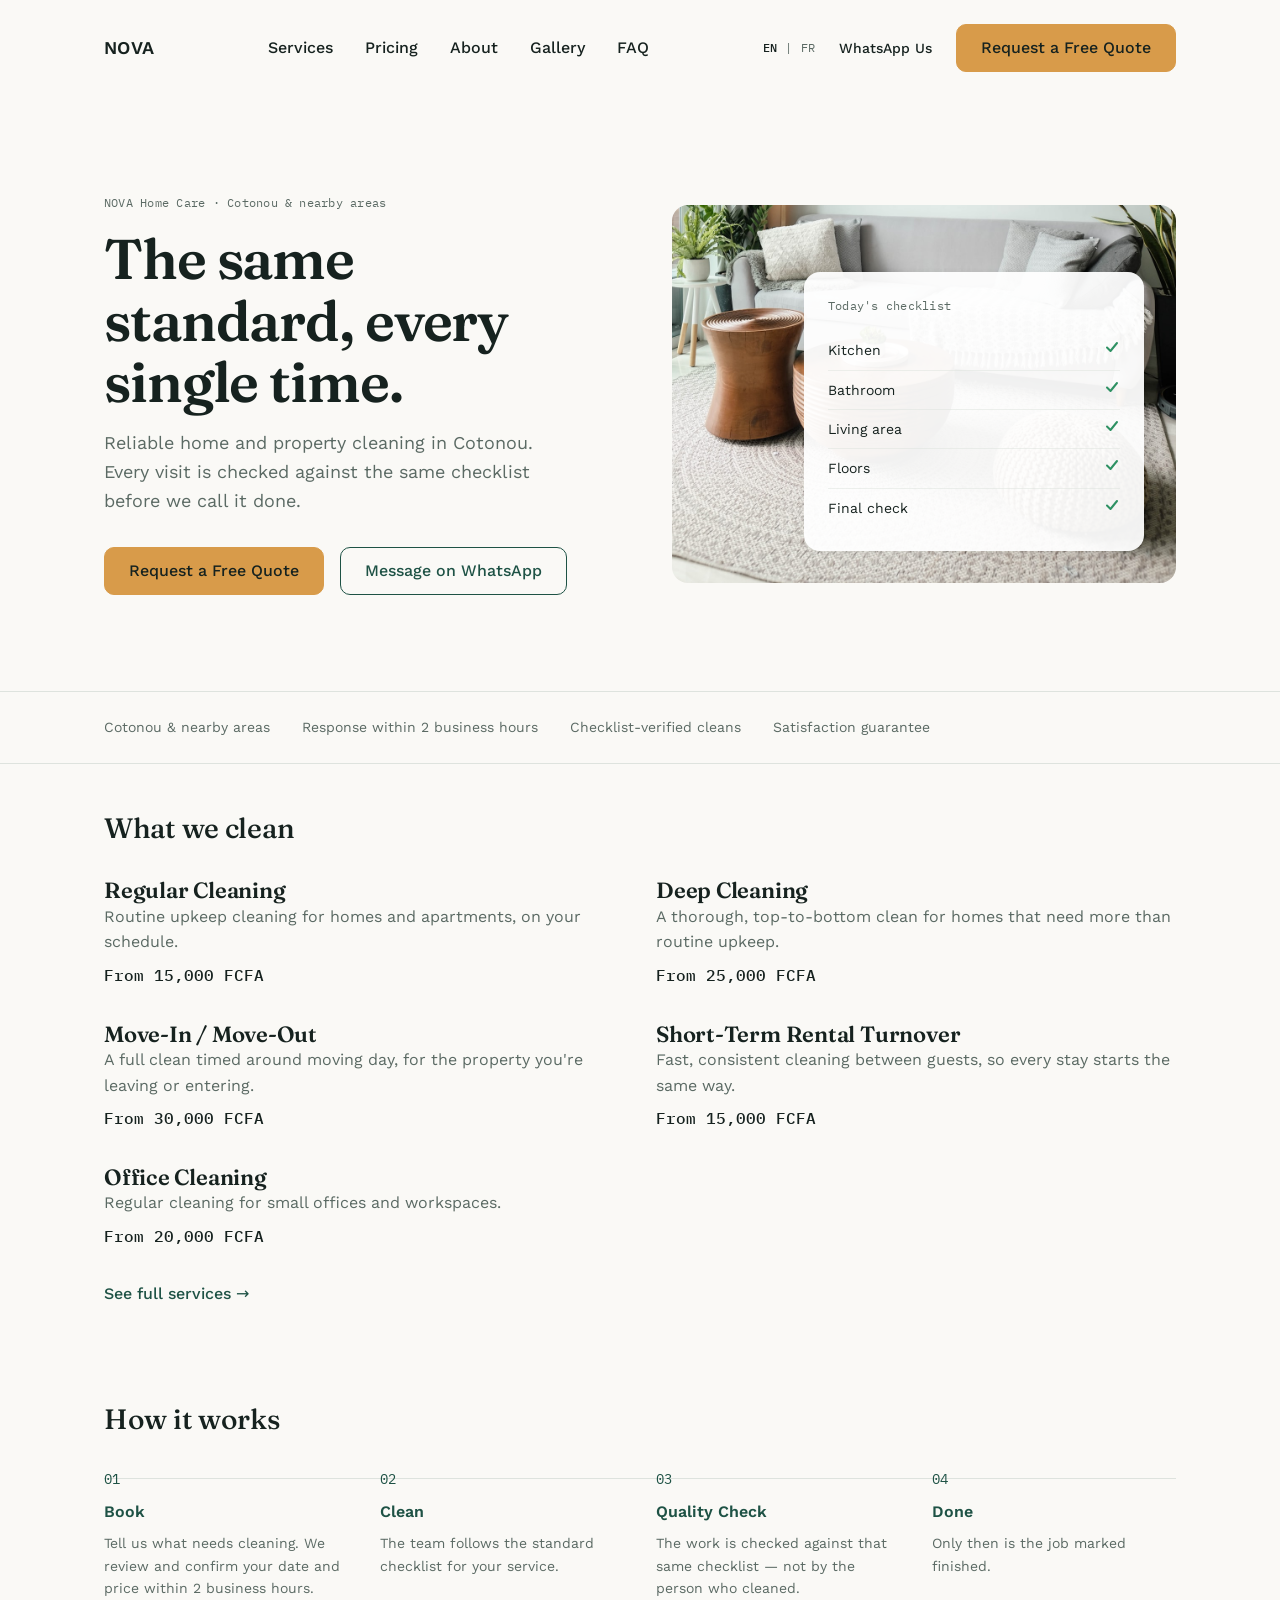
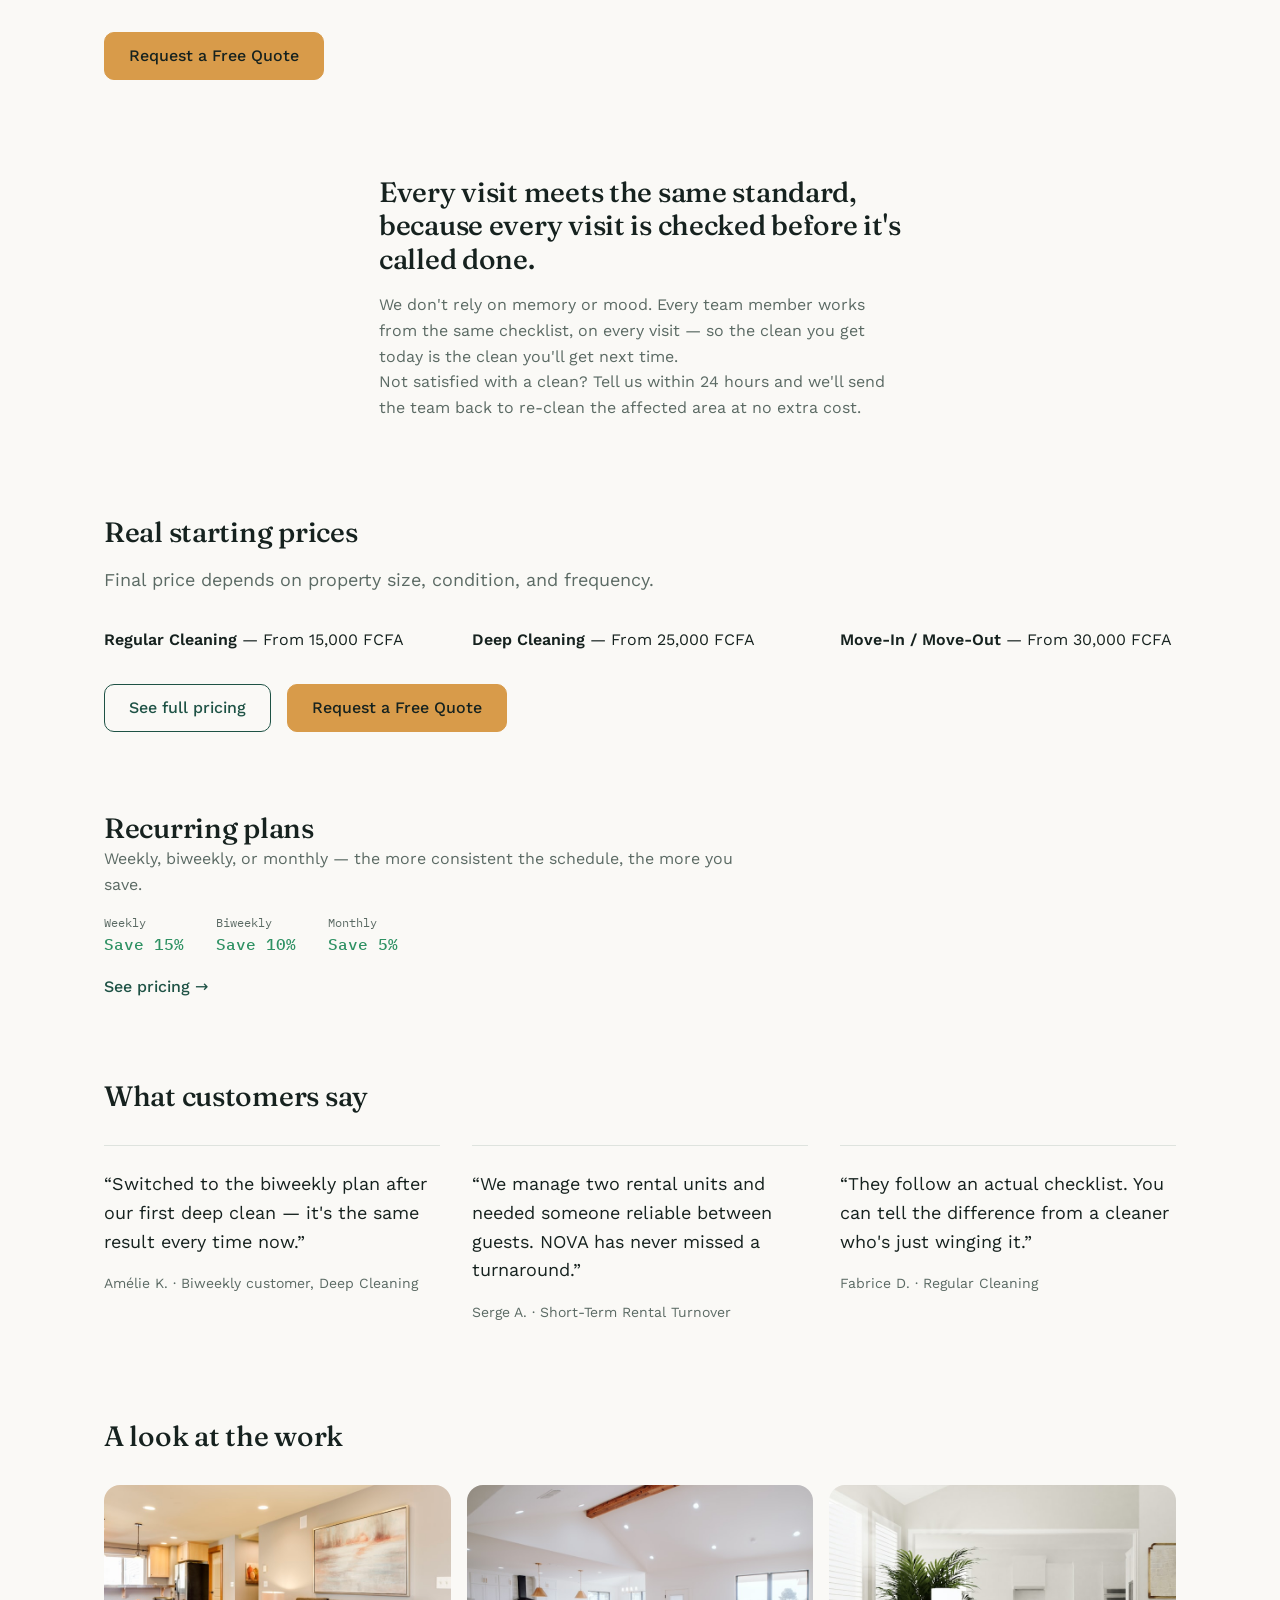
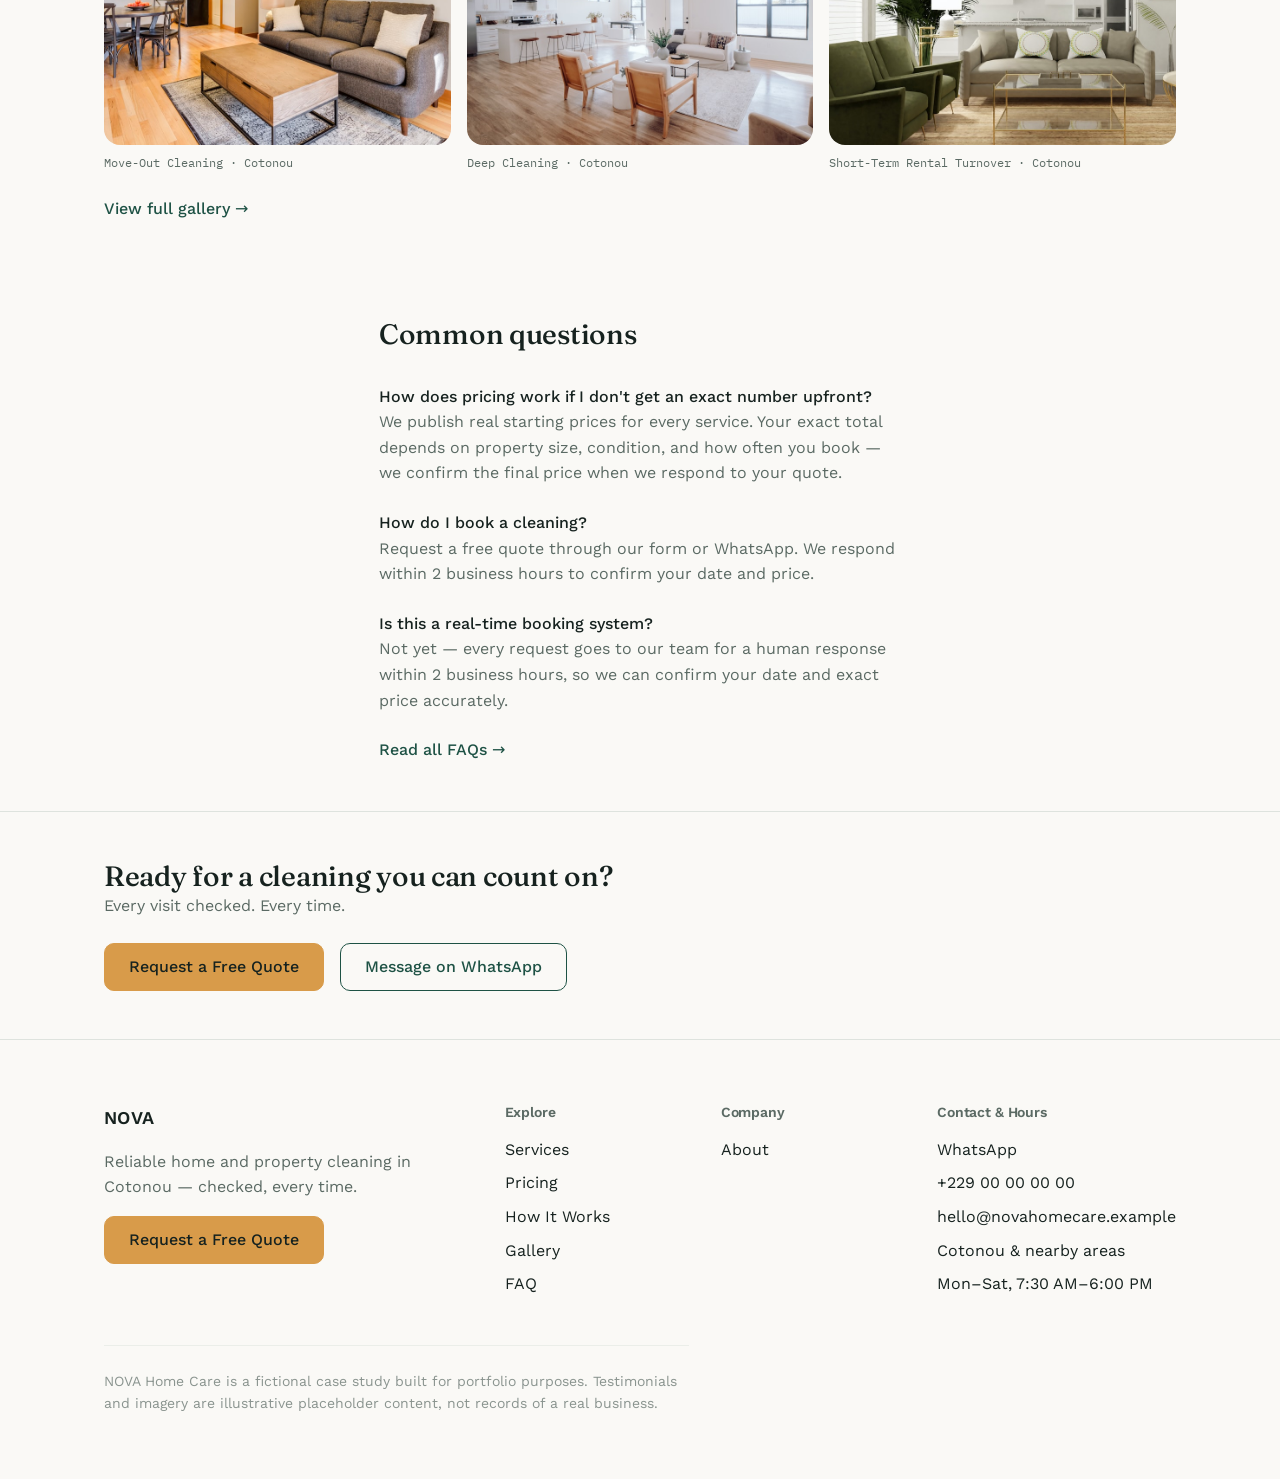
<file: index.html>
<!DOCTYPE html>
<html lang="en" class="no-js">
<head>
  <meta charset="UTF-8">
  <meta name="viewport" content="width=device-width, initial-scale=1.0">
  <title>NOVA Home Care — Reliable Cleaning in Cotonou</title>
  <meta name="description" content="Reliable home and property cleaning in Cotonou — checked, every time.">
  <meta property="og:title" content="NOVA Home Care — Reliable Cleaning in Cotonou">
  <meta property="og:description" content="Reliable home and property cleaning in Cotonou — checked, every time.">
  <meta property="og:type" content="website">
  <link rel="alternate" hreflang="en" href="index.html">
  <link rel="alternate" hreflang="fr" href="fr/index.html">
  <link rel="alternate" hreflang="x-default" href="index.html">
  <link rel="stylesheet" href="css/tokens.css">
  <link rel="stylesheet" href="css/base.css">
  <link rel="stylesheet" href="css/layout.css">
  <link rel="stylesheet" href="css/components.css">
  <link rel="stylesheet" href="css/utilities.css">
</head>
<body>
  <a href="#main" class="skip-link">Skip to main content</a>

  <header class="site-header">
    <div class="container site-header__bar">
      <a href="index.html" class="wordmark">NOVA</a>
      <nav class="primary-nav" aria-label="Primary">
        <ul>
          <li><a href="services.html">Services</a></li>
          <li><a href="pricing.html">Pricing</a></li>
          <li><a href="about.html">About</a></li>
          <li><a href="gallery.html">Gallery</a></li>
          <li><a href="faq.html">FAQ</a></li>
        </ul>
      </nav>
      <div class="header-actions">
        <nav class="lang-switch" aria-label="Change language">
          <span aria-current="true">EN</span>
          <span class="lang-switch__divider">|</span>
          <a href="fr/index.html" lang="fr" hreflang="fr">FR</a>
        </nav>
        <a class="whatsapp-link" href="https://wa.me/22900000000">WhatsApp Us</a>
        <a class="btn btn--primary" href="quote.html">Request a Free Quote</a>
        <button class="nav-toggle" type="button" aria-expanded="false" aria-controls="nav-drawer" aria-label="Open menu">
          <span class="nav-toggle__icon"></span>
        </button>
      </div>
    </div>
  </header>

  <div class="nav-overlay"></div>
  <div class="nav-drawer" id="nav-drawer" role="dialog" aria-modal="true" aria-label="Menu">
    <button class="nav-drawer__close" type="button" aria-label="Close menu">&times;</button>
    <ul class="nav-drawer__list">
      <li><a href="services.html">Services</a></li>
      <li><a href="pricing.html">Pricing</a></li>
      <li><a href="about.html">About</a></li>
      <li><a href="gallery.html">Gallery</a></li>
      <li><a href="faq.html">FAQ</a></li>
    </ul>
    <div class="nav-drawer__actions">
      <a class="btn btn--secondary" href="https://wa.me/22900000000">WhatsApp Us</a>
      <a class="btn btn--primary btn--block" href="quote.html">Request a Free Quote</a>
    </div>
    <nav class="lang-switch nav-drawer__lang" aria-label="Change language">
      <span aria-current="true">English</span>
      <span class="lang-switch__divider">|</span>
      <a href="fr/index.html" lang="fr" hreflang="fr">Français</a>
    </nav>
  </div>

  <main id="main">

    <section class="hero">
      <div class="container split">
        <div>
          <p class="hero__eyebrow">NOVA Home Care · Cotonou &amp; nearby areas</p>
          <h1 class="hero__headline">The same standard, every single time.</h1>
          <p class="hero__lede">Reliable home and property cleaning in Cotonou. Every visit is checked against the same checklist before we call it done.</p>
          <div class="hero__actions">
            <a class="btn btn--primary" href="quote.html">Request a Free Quote</a>
            <a class="btn btn--secondary" href="https://wa.me/22900000000">Message on WhatsApp</a>
          </div>
        </div>
        <div class="hero__media">
          <img
            class="hero__photo"
            src="assets/images/hero-interior.jpg"
            alt="A tidy, naturally lit living room with a sofa and large window"
            width="1200" height="900"
            fetchpriority="high"
            decoding="async"
          >
          <div class="inspection-panel">
            <p class="inspection-panel__title">Today's checklist</p>
            <div class="inspection-panel__row">
              <span>Kitchen</span>
              <span>
                <svg class="inspection-panel__check" viewBox="0 0 16 16" width="16" height="16" fill="none" aria-hidden="true"><path d="M3 8.5L6.5 12L13 4" stroke="currentColor" stroke-width="2" stroke-linecap="round" stroke-linejoin="round"/></svg>
                <span class="visually-hidden">Checked</span>
              </span>
            </div>
            <div class="inspection-panel__row">
              <span>Bathroom</span>
              <span>
                <svg class="inspection-panel__check" viewBox="0 0 16 16" width="16" height="16" fill="none" aria-hidden="true"><path d="M3 8.5L6.5 12L13 4" stroke="currentColor" stroke-width="2" stroke-linecap="round" stroke-linejoin="round"/></svg>
                <span class="visually-hidden">Checked</span>
              </span>
            </div>
            <div class="inspection-panel__row">
              <span>Living area</span>
              <span>
                <svg class="inspection-panel__check" viewBox="0 0 16 16" width="16" height="16" fill="none" aria-hidden="true"><path d="M3 8.5L6.5 12L13 4" stroke="currentColor" stroke-width="2" stroke-linecap="round" stroke-linejoin="round"/></svg>
                <span class="visually-hidden">Checked</span>
              </span>
            </div>
            <div class="inspection-panel__row">
              <span>Floors</span>
              <span>
                <svg class="inspection-panel__check" viewBox="0 0 16 16" width="16" height="16" fill="none" aria-hidden="true"><path d="M3 8.5L6.5 12L13 4" stroke="currentColor" stroke-width="2" stroke-linecap="round" stroke-linejoin="round"/></svg>
                <span class="visually-hidden">Checked</span>
              </span>
            </div>
            <div class="inspection-panel__row">
              <span>Final check</span>
              <span>
                <svg class="inspection-panel__check" viewBox="0 0 16 16" width="16" height="16" fill="none" aria-hidden="true"><path d="M3 8.5L6.5 12L13 4" stroke="currentColor" stroke-width="2" stroke-linecap="round" stroke-linejoin="round"/></svg>
                <span class="visually-hidden">Checked</span>
              </span>
            </div>
          </div>
        </div>
      </div>
    </section>

    <section class="trust-strip">
      <div class="container">
        <ul class="trust-strip__list">
          <li>Cotonou &amp; nearby areas</li>
          <li>Response within 2 business hours</li>
          <li>Checklist-verified cleans</li>
          <li>Satisfaction guarantee</li>
        </ul>
      </div>
    </section>

    <section class="section" aria-labelledby="services-heading">
      <div class="container">
        <div class="section-heading">
          <h2 id="services-heading">What we clean</h2>
        </div>
        <div class="grid grid--2">
          <div>
            <h3 class="service-row__name" style="font-size: var(--text-lg);">Regular Cleaning</h3>
            <p class="service-row__desc">Routine upkeep cleaning for homes and apartments, on your schedule.</p>
            <p class="service-row__price">From 15,000 FCFA</p>
          </div>
          <div>
            <h3 class="service-row__name" style="font-size: var(--text-lg);">Deep Cleaning</h3>
            <p class="service-row__desc">A thorough, top-to-bottom clean for homes that need more than routine upkeep.</p>
            <p class="service-row__price">From 25,000 FCFA</p>
          </div>
          <div>
            <h3 class="service-row__name" style="font-size: var(--text-lg);">Move-In / Move-Out</h3>
            <p class="service-row__desc">A full clean timed around moving day, for the property you're leaving or entering.</p>
            <p class="service-row__price">From 30,000 FCFA</p>
          </div>
          <div>
            <h3 class="service-row__name" style="font-size: var(--text-lg);">Short-Term Rental Turnover</h3>
            <p class="service-row__desc">Fast, consistent cleaning between guests, so every stay starts the same way.</p>
            <p class="service-row__price">From 15,000 FCFA</p>
          </div>
          <div>
            <h3 class="service-row__name" style="font-size: var(--text-lg);">Office Cleaning</h3>
            <p class="service-row__desc">Regular cleaning for small offices and workspaces.</p>
            <p class="service-row__price">From 20,000 FCFA</p>
          </div>
        </div>
        <p style="margin-top: var(--space-4);"><a class="link-quiet" href="services.html">See full services →</a></p>
      </div>
    </section>

    <section class="section" id="how-it-works" aria-labelledby="process-heading">
      <div class="container">
        <div class="section-heading">
          <h2 id="process-heading">How it works</h2>
        </div>
        <ol class="process-list">
          <li class="process-step">
            <span class="process-step__number">01</span>
            <p class="process-step__name">Book</p>
            <p class="process-step__desc">Tell us what needs cleaning. We review and confirm your date and price within 2 business hours.</p>
          </li>
          <li class="process-step">
            <span class="process-step__number">02</span>
            <p class="process-step__name">Clean</p>
            <p class="process-step__desc">The team follows the standard checklist for your service.</p>
          </li>
          <li class="process-step">
            <span class="process-step__number">03</span>
            <p class="process-step__name">Quality Check</p>
            <p class="process-step__desc">The work is checked against that same checklist — not by the person who cleaned.</p>
          </li>
          <li class="process-step">
            <span class="process-step__number">04</span>
            <p class="process-step__name">Done</p>
            <p class="process-step__desc">Only then is the job marked finished.</p>
          </li>
        </ol>
        <p style="margin-top: var(--space-4);"><a class="btn btn--primary" href="quote.html">Request a Free Quote</a></p>
      </div>
    </section>

    <section class="section" aria-labelledby="quality-heading">
      <div class="container" style="max-width: 65ch;">
        <h2 id="quality-heading">Every visit meets the same standard, because every visit is checked before it's called done.</h2>
        <p class="text-secondary" style="margin-top: var(--space-2);">We don't rely on memory or mood. Every team member works from the same checklist, on every visit — so the clean you get today is the clean you'll get next time.</p>
        <p class="text-secondary">Not satisfied with a clean? Tell us within 24 hours and we'll send the team back to re-clean the affected area at no extra cost.</p>
      </div>
    </section>

    <section class="section" aria-labelledby="pricing-heading">
      <div class="container">
        <div class="section-heading">
          <h2 id="pricing-heading">Real starting prices</h2>
          <p class="section-heading__lede">Final price depends on property size, condition, and frequency.</p>
        </div>
        <div class="grid grid--3">
          <p><strong>Regular Cleaning</strong> — From 15,000 FCFA</p>
          <p><strong>Deep Cleaning</strong> — From 25,000 FCFA</p>
          <p><strong>Move-In / Move-Out</strong> — From 30,000 FCFA</p>
        </div>
        <p style="margin-top: var(--space-4); display: flex; gap: var(--space-2); flex-wrap: wrap;">
          <a class="btn btn--secondary" href="pricing.html">See full pricing</a>
          <a class="btn btn--primary" href="quote.html">Request a Free Quote</a>
        </p>
      </div>
    </section>

    <section class="section recurring-band" aria-labelledby="recurring-heading">
      <div class="container">
        <h2 id="recurring-heading">Recurring plans</h2>
        <p class="text-secondary">Weekly, biweekly, or monthly — the more consistent the schedule, the more you save.</p>
        <dl class="discount-list">
          <div><dt>Weekly</dt><dd>Save 15%</dd></div>
          <div><dt>Biweekly</dt><dd>Save 10%</dd></div>
          <div><dt>Monthly</dt><dd>Save 5%</dd></div>
        </dl>
        <p><a class="link-quiet" href="pricing.html">See pricing →</a></p>
      </div>
    </section>

    <section class="section" id="testimonials" aria-labelledby="testimonials-heading">
      <div class="container">
        <div class="section-heading">
          <h2 id="testimonials-heading">What customers say</h2>
        </div>
        <div class="grid grid--3">
          <blockquote class="testimonial">
            <p>&ldquo;Switched to the biweekly plan after our first deep clean — it's the same result every time now.&rdquo;</p>
            <cite>Am&eacute;lie K. &middot; Biweekly customer, Deep Cleaning</cite>
          </blockquote>
          <blockquote class="testimonial">
            <p>&ldquo;We manage two rental units and needed someone reliable between guests. NOVA has never missed a turnaround.&rdquo;</p>
            <cite>Serge A. &middot; Short-Term Rental Turnover</cite>
          </blockquote>
          <blockquote class="testimonial">
            <p>&ldquo;They follow an actual checklist. You can tell the difference from a cleaner who's just winging it.&rdquo;</p>
            <cite>Fabrice D. &middot; Regular Cleaning</cite>
          </blockquote>
        </div>
      </div>
    </section>

    <section class="section" aria-labelledby="gallery-heading">
      <div class="container">
        <div class="section-heading">
          <h2 id="gallery-heading">A look at the work</h2>
        </div>
        <div class="gallery-grid">
          <div>
            <img class="gallery-item__media" src="assets/images/gallery-move-in-move-out.jpg" alt="An empty, freshly cleaned living room ready for move-in" width="800" height="600" loading="lazy" decoding="async">
            <p class="gallery-item__caption">Move-Out Cleaning &middot; Cotonou</p>
          </div>
          <div>
            <img class="gallery-item__media" src="assets/images/gallery-deep-cleaning.jpg" alt="An open-plan kitchen and living area with clean countertops" width="800" height="600" loading="lazy" decoding="async">
            <p class="gallery-item__caption">Deep Cleaning &middot; Cotonou</p>
          </div>
          <div>
            <img class="gallery-item__media" src="assets/images/gallery-short-term-rental.jpg" alt="A tidy gray and white sofa set staged for guests" width="800" height="600" loading="lazy" decoding="async">
            <p class="gallery-item__caption">Short-Term Rental Turnover &middot; Cotonou</p>
          </div>
        </div>
        <p style="margin-top: var(--space-3);"><a class="link-quiet" href="gallery.html">View full gallery →</a></p>
      </div>
    </section>

    <section class="section" aria-labelledby="faq-preview-heading">
      <div class="container" style="max-width: 65ch;">
        <div class="section-heading">
          <h2 id="faq-preview-heading">Common questions</h2>
        </div>
        <div style="display: grid; gap: var(--space-3);">
          <div>
            <p style="font-weight: var(--weight-medium);">How does pricing work if I don't get an exact number upfront?</p>
            <p class="text-secondary">We publish real starting prices for every service. Your exact total depends on property size, condition, and how often you book — we confirm the final price when we respond to your quote.</p>
          </div>
          <div>
            <p style="font-weight: var(--weight-medium);">How do I book a cleaning?</p>
            <p class="text-secondary">Request a free quote through our form or WhatsApp. We respond within 2 business hours to confirm your date and price.</p>
          </div>
          <div>
            <p style="font-weight: var(--weight-medium);">Is this a real-time booking system?</p>
            <p class="text-secondary">Not yet — every request goes to our team for a human response within 2 business hours, so we can confirm your date and exact price accurately.</p>
          </div>
        </div>
        <p style="margin-top: var(--space-3);"><a class="link-quiet" href="faq.html">Read all FAQs →</a></p>
      </div>
    </section>

    <section class="section" aria-labelledby="final-cta-heading" style="border-top: var(--rule-primary);">
      <div class="container" style="text-align: left;">
        <h2 id="final-cta-heading">Ready for a cleaning you can count on?</h2>
        <p class="text-secondary" style="margin-bottom: var(--space-3);">Every visit checked. Every time.</p>
        <div class="hero__actions">
          <a class="btn btn--primary" href="quote.html">Request a Free Quote</a>
          <a class="btn btn--secondary" href="https://wa.me/22900000000">Message on WhatsApp</a>
        </div>
      </div>
    </section>

  </main>

  <footer class="site-footer">
    <div class="container">
      <div class="footer-grid">
        <div class="footer-group footer-brand">
          <p class="wordmark">NOVA</p>
          <p class="footer-brand__statement">Reliable home and property cleaning in Cotonou — checked, every time.</p>
          <a class="btn btn--primary" href="quote.html">Request a Free Quote</a>
        </div>
        <div class="footer-group">
          <h2>Explore</h2>
          <ul>
            <li><a href="services.html">Services</a></li>
            <li><a href="pricing.html">Pricing</a></li>
            <li><a href="index.html#how-it-works">How It Works</a></li>
            <li><a href="gallery.html">Gallery</a></li>
            <li><a href="faq.html">FAQ</a></li>
          </ul>
        </div>
        <div class="footer-group">
          <h2>Company</h2>
          <ul>
            <li><a href="about.html">About</a></li>
          </ul>
        </div>
        <div class="footer-group">
          <h2>Contact &amp; Hours</h2>
          <ul>
            <li><a href="https://wa.me/22900000000">WhatsApp</a></li>
            <li><a href="tel:+22900000000">+229 00 00 00 00</a></li>
            <li><a href="mailto:hello@novahomecare.example">hello@novahomecare.example</a></li>
            <li>Cotonou &amp; nearby areas</li>
            <li>Mon–Sat, 7:30 AM–6:00 PM</li>
          </ul>
        </div>
      </div>
      <p class="footer-bottom">NOVA Home Care is a fictional case study built for portfolio purposes. Testimonials and imagery are illustrative placeholder content, not records of a real business.</p>
    </div>
  </footer>

  <script src="js/main.js" defer></script>
  <script src="js/navigation.js" defer></script>
  <script src="js/motion.js" defer></script>
</body>
</html>
</file>
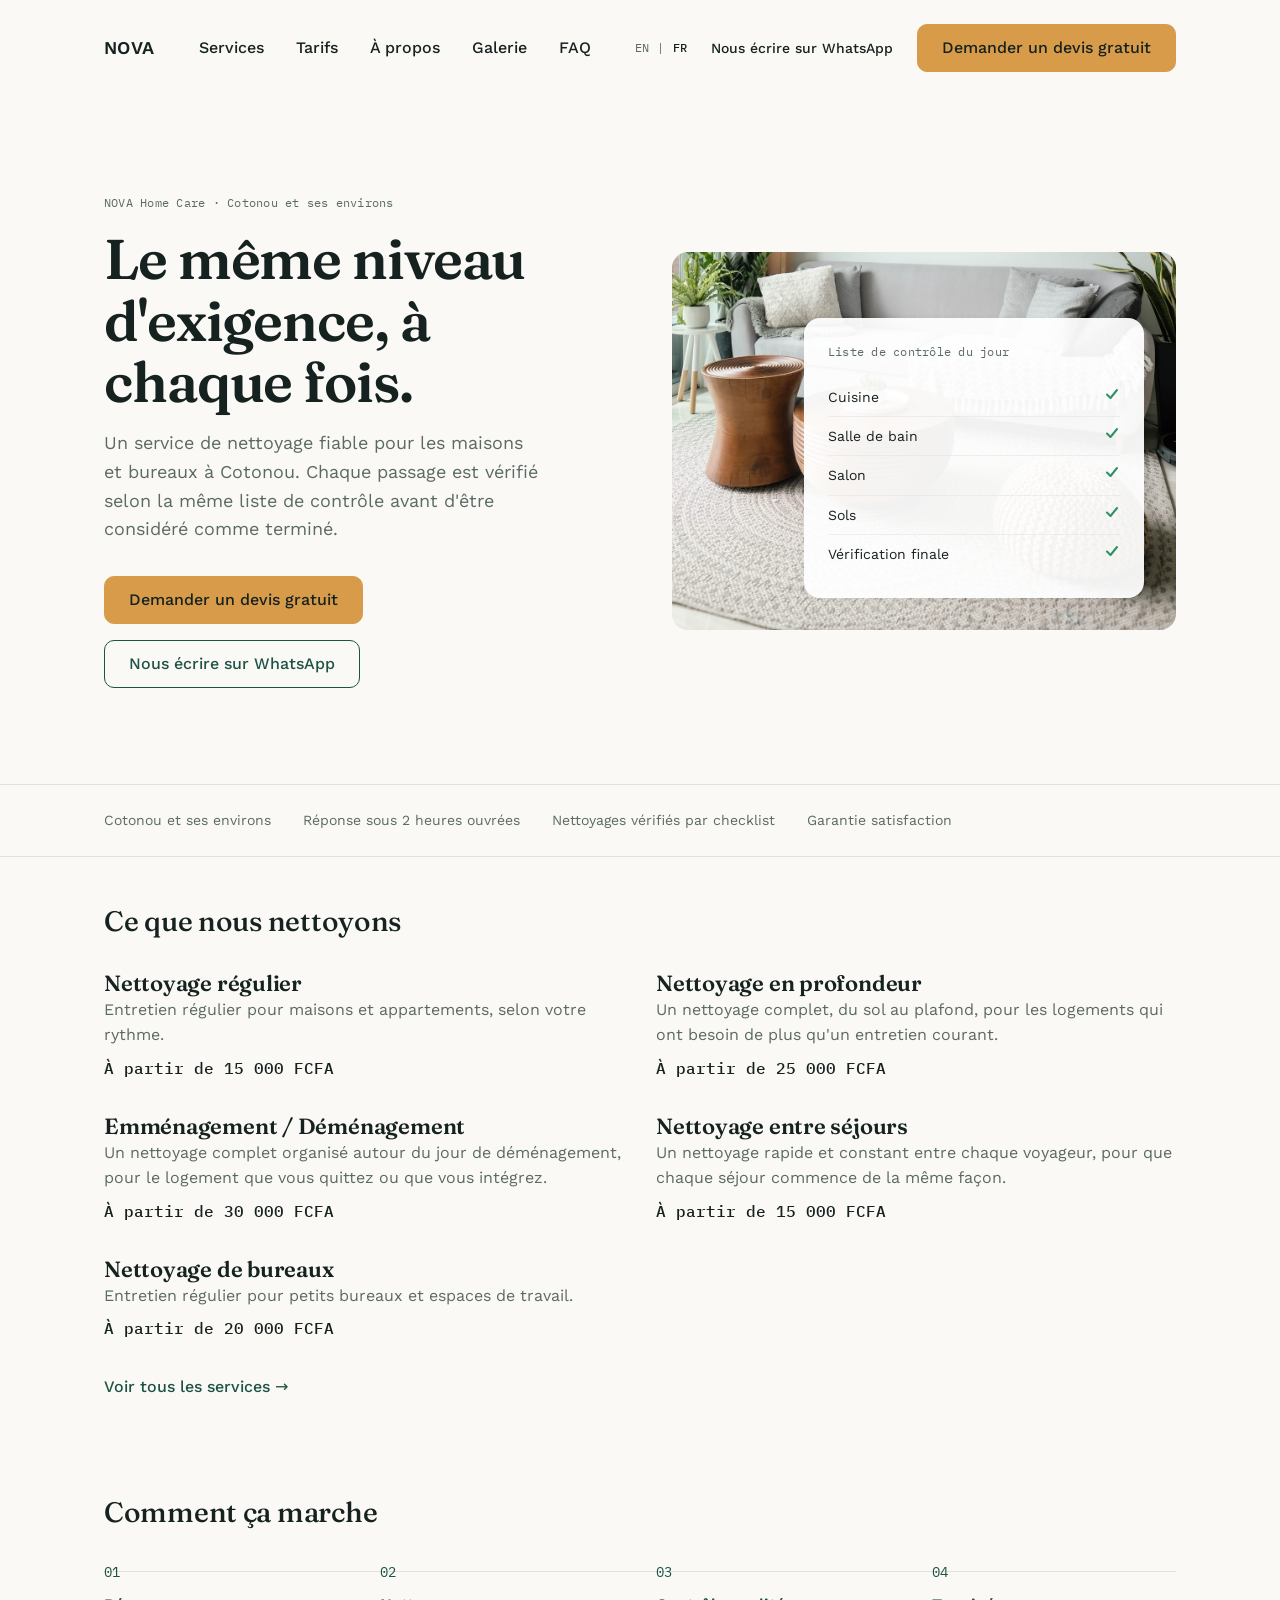
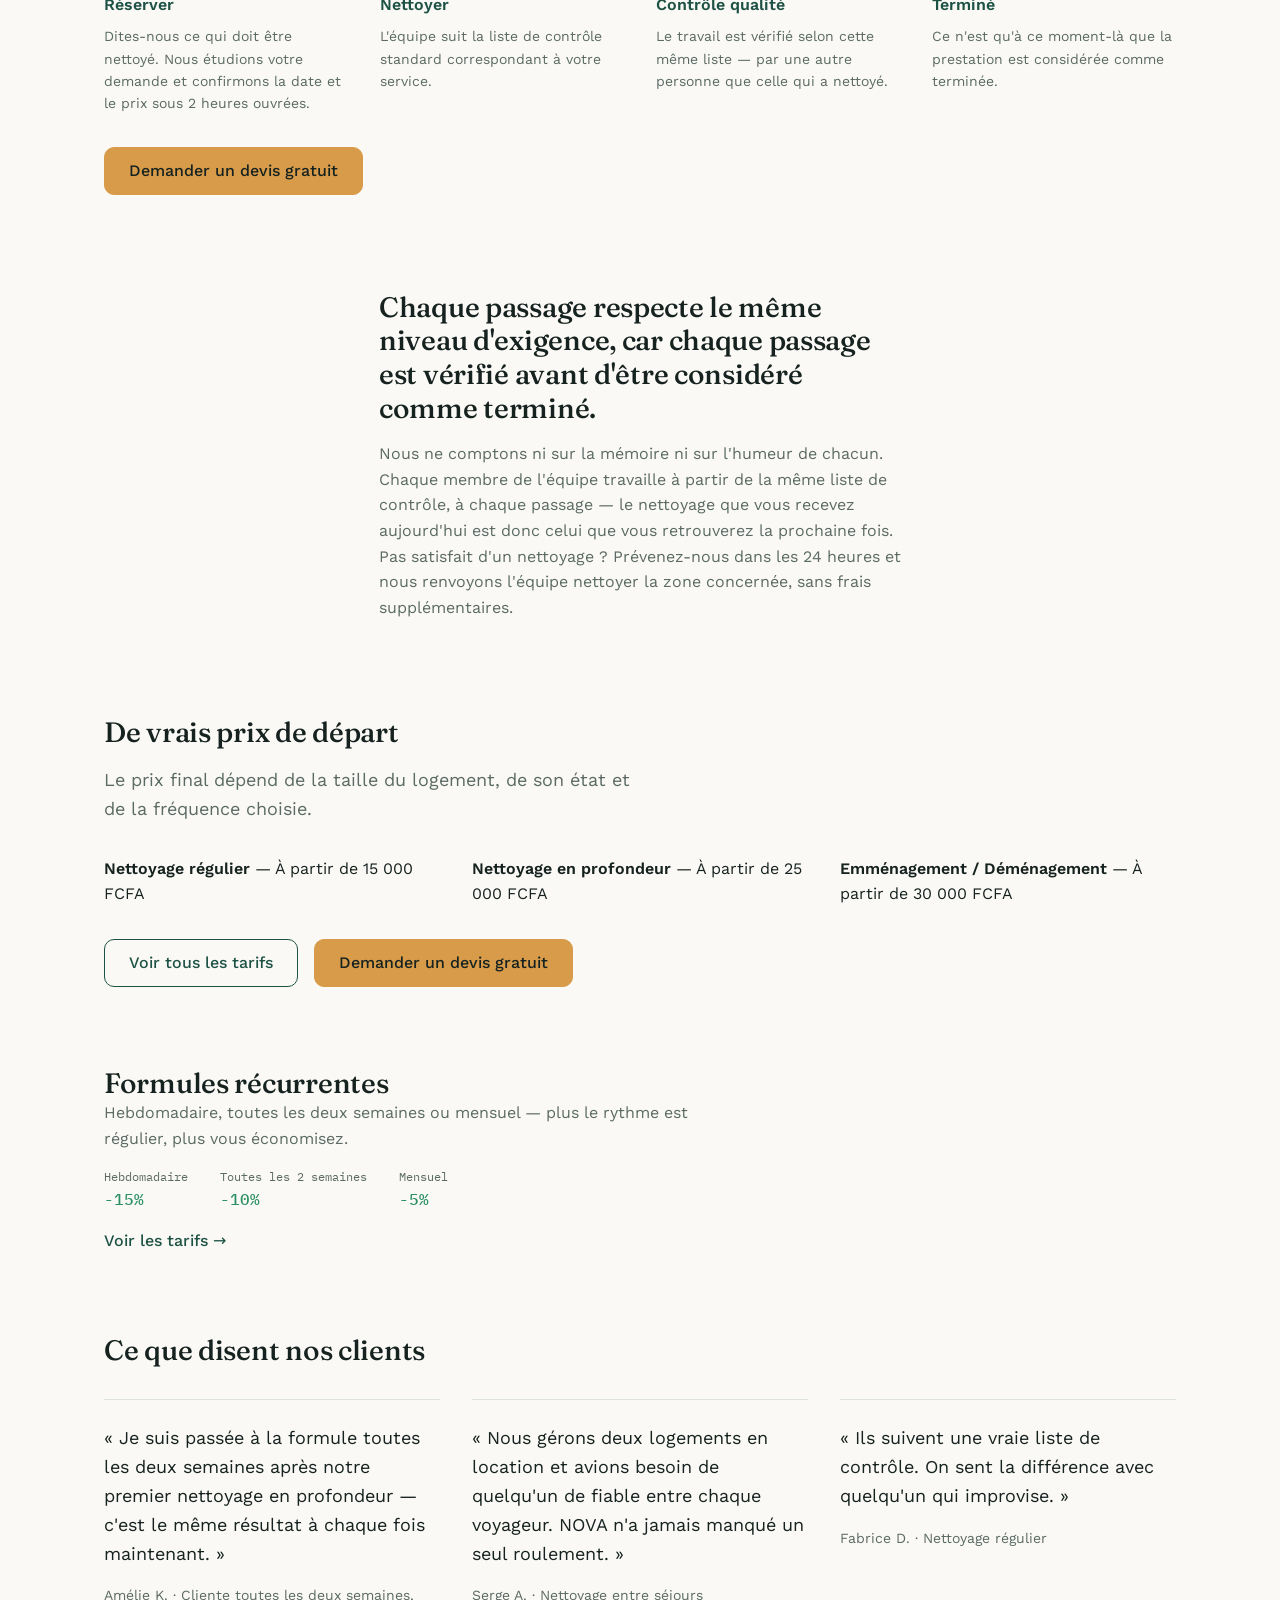
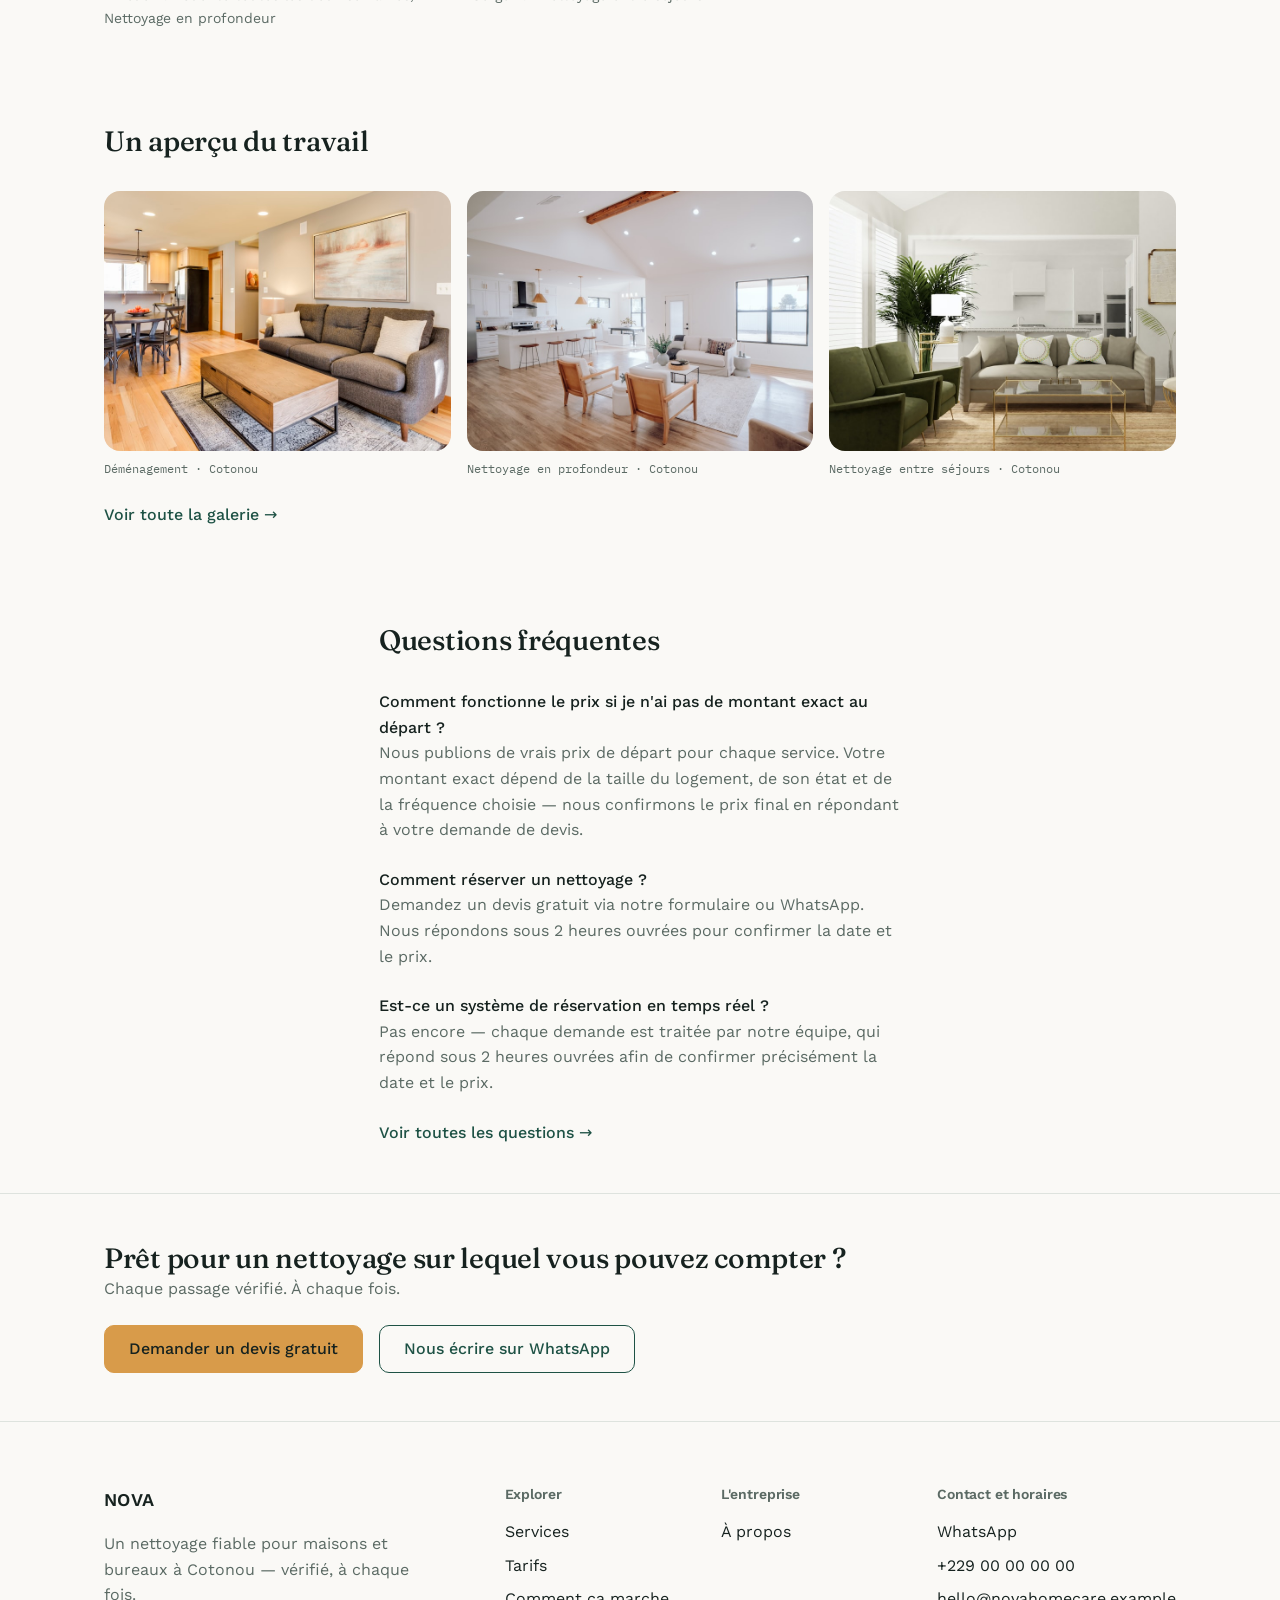
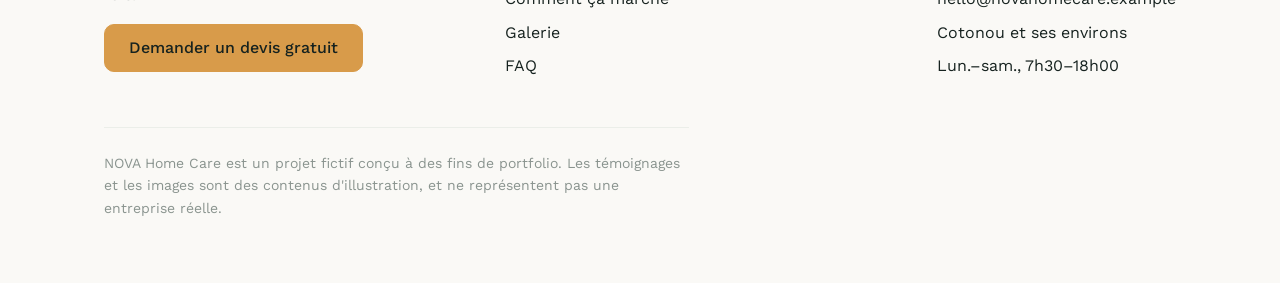
<file: fr/index.html>
<!DOCTYPE html>
<html lang="fr" class="no-js">
<head>
  <meta charset="UTF-8">
  <meta name="viewport" content="width=device-width, initial-scale=1.0">
  <title>NOVA Home Care — Nettoyage fiable à Cotonou</title>
  <meta name="description" content="Un nettoyage fiable pour maisons et bureaux à Cotonou — vérifié, à chaque fois.">
  <meta property="og:title" content="NOVA Home Care — Nettoyage fiable à Cotonou">
  <meta property="og:description" content="Un nettoyage fiable pour maisons et bureaux à Cotonou — vérifié, à chaque fois.">
  <meta property="og:type" content="website">
  <link rel="alternate" hreflang="en" href="../index.html">
  <link rel="alternate" hreflang="fr" href="index.html">
  <link rel="alternate" hreflang="x-default" href="../index.html">
  <link rel="stylesheet" href="../css/tokens.css">
  <link rel="stylesheet" href="../css/base.css">
  <link rel="stylesheet" href="../css/layout.css">
  <link rel="stylesheet" href="../css/components.css">
  <link rel="stylesheet" href="../css/utilities.css">
</head>
<body>
  <a href="#main" class="skip-link">Passer au contenu principal</a>

  <header class="site-header">
    <div class="container site-header__bar">
      <a href="index.html" class="wordmark">NOVA</a>
      <nav class="primary-nav" aria-label="Principal">
        <ul>
          <li><a href="services.html">Services</a></li>
          <li><a href="pricing.html">Tarifs</a></li>
          <li><a href="about.html">À propos</a></li>
          <li><a href="gallery.html">Galerie</a></li>
          <li><a href="faq.html">FAQ</a></li>
        </ul>
      </nav>
      <div class="header-actions">
        <nav class="lang-switch" aria-label="Changer de langue">
          <a href="../index.html" lang="en" hreflang="en">EN</a>
          <span class="lang-switch__divider">|</span>
          <span aria-current="true">FR</span>
        </nav>
        <a class="whatsapp-link" href="https://wa.me/22900000000">Nous écrire sur WhatsApp</a>
        <a class="btn btn--primary" href="quote.html">Demander un devis gratuit</a>
        <button class="nav-toggle" type="button" aria-expanded="false" aria-controls="nav-drawer" aria-label="Ouvrir le menu">
          <span class="nav-toggle__icon"></span>
        </button>
      </div>
    </div>
  </header>

  <div class="nav-overlay"></div>
  <div class="nav-drawer" id="nav-drawer" role="dialog" aria-modal="true" aria-label="Menu">
    <button class="nav-drawer__close" type="button" aria-label="Fermer le menu">&times;</button>
    <ul class="nav-drawer__list">
      <li><a href="services.html">Services</a></li>
      <li><a href="pricing.html">Tarifs</a></li>
      <li><a href="about.html">À propos</a></li>
      <li><a href="gallery.html">Galerie</a></li>
      <li><a href="faq.html">FAQ</a></li>
    </ul>
    <div class="nav-drawer__actions">
      <a class="btn btn--secondary" href="https://wa.me/22900000000">Nous écrire sur WhatsApp</a>
      <a class="btn btn--primary btn--block" href="quote.html">Demander un devis gratuit</a>
    </div>
    <nav class="lang-switch nav-drawer__lang" aria-label="Changer de langue">
      <a href="../index.html" lang="en" hreflang="en">English</a>
      <span class="lang-switch__divider">|</span>
      <span aria-current="true">Français</span>
    </nav>
  </div>

  <main id="main">

    <section class="hero">
      <div class="container split">
        <div>
          <p class="hero__eyebrow">NOVA Home Care · Cotonou et ses environs</p>
          <h1 class="hero__headline">Le même niveau d'exigence, à chaque fois.</h1>
          <p class="hero__lede">Un service de nettoyage fiable pour les maisons et bureaux à Cotonou. Chaque passage est vérifié selon la même liste de contrôle avant d'être considéré comme terminé.</p>
          <div class="hero__actions">
            <a class="btn btn--primary" href="quote.html">Demander un devis gratuit</a>
            <a class="btn btn--secondary" href="https://wa.me/22900000000">Nous écrire sur WhatsApp</a>
          </div>
        </div>
        <div class="hero__media">
          <img
            class="hero__photo"
            src="../assets/images/hero-interior.jpg"
            alt="Un salon rangé et lumineux, avec un canapé et une grande fenêtre"
            width="1200" height="900"
            fetchpriority="high"
            decoding="async"
          >
          <div class="inspection-panel">
            <p class="inspection-panel__title">Liste de contrôle du jour</p>
            <div class="inspection-panel__row">
              <span>Cuisine</span>
              <span>
                <svg class="inspection-panel__check" viewBox="0 0 16 16" width="16" height="16" fill="none" aria-hidden="true"><path d="M3 8.5L6.5 12L13 4" stroke="currentColor" stroke-width="2" stroke-linecap="round" stroke-linejoin="round"/></svg>
                <span class="visually-hidden">Vérifié</span>
              </span>
            </div>
            <div class="inspection-panel__row">
              <span>Salle de bain</span>
              <span>
                <svg class="inspection-panel__check" viewBox="0 0 16 16" width="16" height="16" fill="none" aria-hidden="true"><path d="M3 8.5L6.5 12L13 4" stroke="currentColor" stroke-width="2" stroke-linecap="round" stroke-linejoin="round"/></svg>
                <span class="visually-hidden">Vérifié</span>
              </span>
            </div>
            <div class="inspection-panel__row">
              <span>Salon</span>
              <span>
                <svg class="inspection-panel__check" viewBox="0 0 16 16" width="16" height="16" fill="none" aria-hidden="true"><path d="M3 8.5L6.5 12L13 4" stroke="currentColor" stroke-width="2" stroke-linecap="round" stroke-linejoin="round"/></svg>
                <span class="visually-hidden">Vérifié</span>
              </span>
            </div>
            <div class="inspection-panel__row">
              <span>Sols</span>
              <span>
                <svg class="inspection-panel__check" viewBox="0 0 16 16" width="16" height="16" fill="none" aria-hidden="true"><path d="M3 8.5L6.5 12L13 4" stroke="currentColor" stroke-width="2" stroke-linecap="round" stroke-linejoin="round"/></svg>
                <span class="visually-hidden">Vérifié</span>
              </span>
            </div>
            <div class="inspection-panel__row">
              <span>Vérification finale</span>
              <span>
                <svg class="inspection-panel__check" viewBox="0 0 16 16" width="16" height="16" fill="none" aria-hidden="true"><path d="M3 8.5L6.5 12L13 4" stroke="currentColor" stroke-width="2" stroke-linecap="round" stroke-linejoin="round"/></svg>
                <span class="visually-hidden">Vérifié</span>
              </span>
            </div>
          </div>
        </div>
      </div>
    </section>

    <section class="trust-strip">
      <div class="container">
        <ul class="trust-strip__list">
          <li>Cotonou et ses environs</li>
          <li>Réponse sous 2 heures ouvrées</li>
          <li>Nettoyages vérifiés par checklist</li>
          <li>Garantie satisfaction</li>
        </ul>
      </div>
    </section>

    <section class="section" aria-labelledby="services-heading">
      <div class="container">
        <div class="section-heading">
          <h2 id="services-heading">Ce que nous nettoyons</h2>
        </div>
        <div class="grid grid--2">
          <div>
            <h3 class="service-row__name" style="font-size: var(--text-lg);">Nettoyage régulier</h3>
            <p class="service-row__desc">Entretien régulier pour maisons et appartements, selon votre rythme.</p>
            <p class="service-row__price">À partir de 15 000 FCFA</p>
          </div>
          <div>
            <h3 class="service-row__name" style="font-size: var(--text-lg);">Nettoyage en profondeur</h3>
            <p class="service-row__desc">Un nettoyage complet, du sol au plafond, pour les logements qui ont besoin de plus qu'un entretien courant.</p>
            <p class="service-row__price">À partir de 25 000 FCFA</p>
          </div>
          <div>
            <h3 class="service-row__name" style="font-size: var(--text-lg);">Emménagement / Déménagement</h3>
            <p class="service-row__desc">Un nettoyage complet organisé autour du jour de déménagement, pour le logement que vous quittez ou que vous intégrez.</p>
            <p class="service-row__price">À partir de 30 000 FCFA</p>
          </div>
          <div>
            <h3 class="service-row__name" style="font-size: var(--text-lg);">Nettoyage entre séjours</h3>
            <p class="service-row__desc">Un nettoyage rapide et constant entre chaque voyageur, pour que chaque séjour commence de la même façon.</p>
            <p class="service-row__price">À partir de 15 000 FCFA</p>
          </div>
          <div>
            <h3 class="service-row__name" style="font-size: var(--text-lg);">Nettoyage de bureaux</h3>
            <p class="service-row__desc">Entretien régulier pour petits bureaux et espaces de travail.</p>
            <p class="service-row__price">À partir de 20 000 FCFA</p>
          </div>
        </div>
        <p style="margin-top: var(--space-4);"><a class="link-quiet" href="services.html">Voir tous les services →</a></p>
      </div>
    </section>

    <section class="section" id="how-it-works" aria-labelledby="process-heading">
      <div class="container">
        <div class="section-heading">
          <h2 id="process-heading">Comment ça marche</h2>
        </div>
        <ol class="process-list">
          <li class="process-step">
            <span class="process-step__number">01</span>
            <p class="process-step__name">Réserver</p>
            <p class="process-step__desc">Dites-nous ce qui doit être nettoyé. Nous étudions votre demande et confirmons la date et le prix sous 2 heures ouvrées.</p>
          </li>
          <li class="process-step">
            <span class="process-step__number">02</span>
            <p class="process-step__name">Nettoyer</p>
            <p class="process-step__desc">L'équipe suit la liste de contrôle standard correspondant à votre service.</p>
          </li>
          <li class="process-step">
            <span class="process-step__number">03</span>
            <p class="process-step__name">Contrôle qualité</p>
            <p class="process-step__desc">Le travail est vérifié selon cette même liste — par une autre personne que celle qui a nettoyé.</p>
          </li>
          <li class="process-step">
            <span class="process-step__number">04</span>
            <p class="process-step__name">Terminé</p>
            <p class="process-step__desc">Ce n'est qu'à ce moment-là que la prestation est considérée comme terminée.</p>
          </li>
        </ol>
        <p style="margin-top: var(--space-4);"><a class="btn btn--primary" href="quote.html">Demander un devis gratuit</a></p>
      </div>
    </section>

    <section class="section" aria-labelledby="quality-heading">
      <div class="container" style="max-width: 65ch;">
        <h2 id="quality-heading">Chaque passage respecte le même niveau d'exigence, car chaque passage est vérifié avant d'être considéré comme terminé.</h2>
        <p class="text-secondary" style="margin-top: var(--space-2);">Nous ne comptons ni sur la mémoire ni sur l'humeur de chacun. Chaque membre de l'équipe travaille à partir de la même liste de contrôle, à chaque passage — le nettoyage que vous recevez aujourd'hui est donc celui que vous retrouverez la prochaine fois.</p>
        <p class="text-secondary">Pas satisfait d'un nettoyage ? Prévenez-nous dans les 24 heures et nous renvoyons l'équipe nettoyer la zone concernée, sans frais supplémentaires.</p>
      </div>
    </section>

    <section class="section" aria-labelledby="pricing-heading">
      <div class="container">
        <div class="section-heading">
          <h2 id="pricing-heading">De vrais prix de départ</h2>
          <p class="section-heading__lede">Le prix final dépend de la taille du logement, de son état et de la fréquence choisie.</p>
        </div>
        <div class="grid grid--3">
          <p><strong>Nettoyage régulier</strong> — À partir de 15 000 FCFA</p>
          <p><strong>Nettoyage en profondeur</strong> — À partir de 25 000 FCFA</p>
          <p><strong>Emménagement / Déménagement</strong> — À partir de 30 000 FCFA</p>
        </div>
        <p style="margin-top: var(--space-4); display: flex; gap: var(--space-2); flex-wrap: wrap;">
          <a class="btn btn--secondary" href="pricing.html">Voir tous les tarifs</a>
          <a class="btn btn--primary" href="quote.html">Demander un devis gratuit</a>
        </p>
      </div>
    </section>

    <section class="section recurring-band" aria-labelledby="recurring-heading">
      <div class="container">
        <h2 id="recurring-heading">Formules récurrentes</h2>
        <p class="text-secondary">Hebdomadaire, toutes les deux semaines ou mensuel — plus le rythme est régulier, plus vous économisez.</p>
        <dl class="discount-list">
          <div><dt>Hebdomadaire</dt><dd>-15%</dd></div>
          <div><dt>Toutes les 2 semaines</dt><dd>-10%</dd></div>
          <div><dt>Mensuel</dt><dd>-5%</dd></div>
        </dl>
        <p><a class="link-quiet" href="pricing.html">Voir les tarifs →</a></p>
      </div>
    </section>

    <section class="section" id="testimonials" aria-labelledby="testimonials-heading">
      <div class="container">
        <div class="section-heading">
          <h2 id="testimonials-heading">Ce que disent nos clients</h2>
        </div>
        <div class="grid grid--3">
          <blockquote class="testimonial">
            <p>&laquo;&nbsp;Je suis pass&eacute;e &agrave; la formule toutes les deux semaines apr&egrave;s notre premier nettoyage en profondeur — c'est le m&ecirc;me r&eacute;sultat &agrave; chaque fois maintenant.&nbsp;&raquo;</p>
            <cite>Am&eacute;lie K. &middot; Cliente toutes les deux semaines, Nettoyage en profondeur</cite>
          </blockquote>
          <blockquote class="testimonial">
            <p>&laquo;&nbsp;Nous g&eacute;rons deux logements en location et avions besoin de quelqu'un de fiable entre chaque voyageur. NOVA n'a jamais manqu&eacute; un seul roulement.&nbsp;&raquo;</p>
            <cite>Serge A. &middot; Nettoyage entre séjours</cite>
          </blockquote>
          <blockquote class="testimonial">
            <p>&laquo;&nbsp;Ils suivent une vraie liste de contr&ocirc;le. On sent la diff&eacute;rence avec quelqu'un qui improvise.&nbsp;&raquo;</p>
            <cite>Fabrice D. &middot; Nettoyage r&eacute;gulier</cite>
          </blockquote>
        </div>
      </div>
    </section>

    <section class="section" aria-labelledby="gallery-heading">
      <div class="container">
        <div class="section-heading">
          <h2 id="gallery-heading">Un aperçu du travail</h2>
        </div>
        <div class="gallery-grid">
          <div>
            <img class="gallery-item__media" src="../assets/images/gallery-move-in-move-out.jpg" alt="Un salon vide et fraîchement nettoyé, prêt pour un emménagement" width="800" height="600" loading="lazy" decoding="async">
            <p class="gallery-item__caption">Déménagement &middot; Cotonou</p>
          </div>
          <div>
            <img class="gallery-item__media" src="../assets/images/gallery-deep-cleaning.jpg" alt="Une cuisine ouverte et un salon aux plans de travail impeccables" width="800" height="600" loading="lazy" decoding="async">
            <p class="gallery-item__caption">Nettoyage en profondeur &middot; Cotonou</p>
          </div>
          <div>
            <img class="gallery-item__media" src="../assets/images/gallery-short-term-rental.jpg" alt="Un salon gris et blanc, rangé et prêt à accueillir un voyageur" width="800" height="600" loading="lazy" decoding="async">
            <p class="gallery-item__caption">Nettoyage entre séjours &middot; Cotonou</p>
          </div>
        </div>
        <p style="margin-top: var(--space-3);"><a class="link-quiet" href="gallery.html">Voir toute la galerie →</a></p>
      </div>
    </section>

    <section class="section" aria-labelledby="faq-preview-heading">
      <div class="container" style="max-width: 65ch;">
        <div class="section-heading">
          <h2 id="faq-preview-heading">Questions fréquentes</h2>
        </div>
        <div style="display: grid; gap: var(--space-3);">
          <div>
            <p style="font-weight: var(--weight-medium);">Comment fonctionne le prix si je n'ai pas de montant exact au départ ?</p>
            <p class="text-secondary">Nous publions de vrais prix de départ pour chaque service. Votre montant exact dépend de la taille du logement, de son état et de la fréquence choisie — nous confirmons le prix final en répondant à votre demande de devis.</p>
          </div>
          <div>
            <p style="font-weight: var(--weight-medium);">Comment réserver un nettoyage ?</p>
            <p class="text-secondary">Demandez un devis gratuit via notre formulaire ou WhatsApp. Nous répondons sous 2 heures ouvrées pour confirmer la date et le prix.</p>
          </div>
          <div>
            <p style="font-weight: var(--weight-medium);">Est-ce un système de réservation en temps réel ?</p>
            <p class="text-secondary">Pas encore — chaque demande est traitée par notre équipe, qui répond sous 2 heures ouvrées afin de confirmer précisément la date et le prix.</p>
          </div>
        </div>
        <p style="margin-top: var(--space-3);"><a class="link-quiet" href="faq.html">Voir toutes les questions →</a></p>
      </div>
    </section>

    <section class="section" aria-labelledby="final-cta-heading" style="border-top: var(--rule-primary);">
      <div class="container" style="text-align: left;">
        <h2 id="final-cta-heading">Prêt pour un nettoyage sur lequel vous pouvez compter ?</h2>
        <p class="text-secondary" style="margin-bottom: var(--space-3);">Chaque passage vérifié. À chaque fois.</p>
        <div class="hero__actions">
          <a class="btn btn--primary" href="quote.html">Demander un devis gratuit</a>
          <a class="btn btn--secondary" href="https://wa.me/22900000000">Nous écrire sur WhatsApp</a>
        </div>
      </div>
    </section>

  </main>

  <footer class="site-footer">
    <div class="container">
      <div class="footer-grid">
        <div class="footer-group footer-brand">
          <p class="wordmark">NOVA</p>
          <p class="footer-brand__statement">Un nettoyage fiable pour maisons et bureaux à Cotonou — vérifié, à chaque fois.</p>
          <a class="btn btn--primary" href="quote.html">Demander un devis gratuit</a>
        </div>
        <div class="footer-group">
          <h2>Explorer</h2>
          <ul>
            <li><a href="services.html">Services</a></li>
            <li><a href="pricing.html">Tarifs</a></li>
            <li><a href="index.html#how-it-works">Comment ça marche</a></li>
            <li><a href="gallery.html">Galerie</a></li>
            <li><a href="faq.html">FAQ</a></li>
          </ul>
        </div>
        <div class="footer-group">
          <h2>L'entreprise</h2>
          <ul>
            <li><a href="about.html">À propos</a></li>
          </ul>
        </div>
        <div class="footer-group">
          <h2>Contact et horaires</h2>
          <ul>
            <li><a href="https://wa.me/22900000000">WhatsApp</a></li>
            <li><a href="tel:+22900000000">+229 00 00 00 00</a></li>
            <li><a href="mailto:hello@novahomecare.example">hello@novahomecare.example</a></li>
            <li>Cotonou et ses environs</li>
            <li>Lun.–sam., 7h30–18h00</li>
          </ul>
        </div>
      </div>
      <p class="footer-bottom">NOVA Home Care est un projet fictif conçu à des fins de portfolio. Les témoignages et les images sont des contenus d'illustration, et ne représentent pas une entreprise réelle.</p>
    </div>
  </footer>

  <script src="../js/main.js" defer></script>
  <script src="../js/navigation.js" defer></script>
  <script src="../js/motion.js" defer></script>
</body>
</html>
</file>
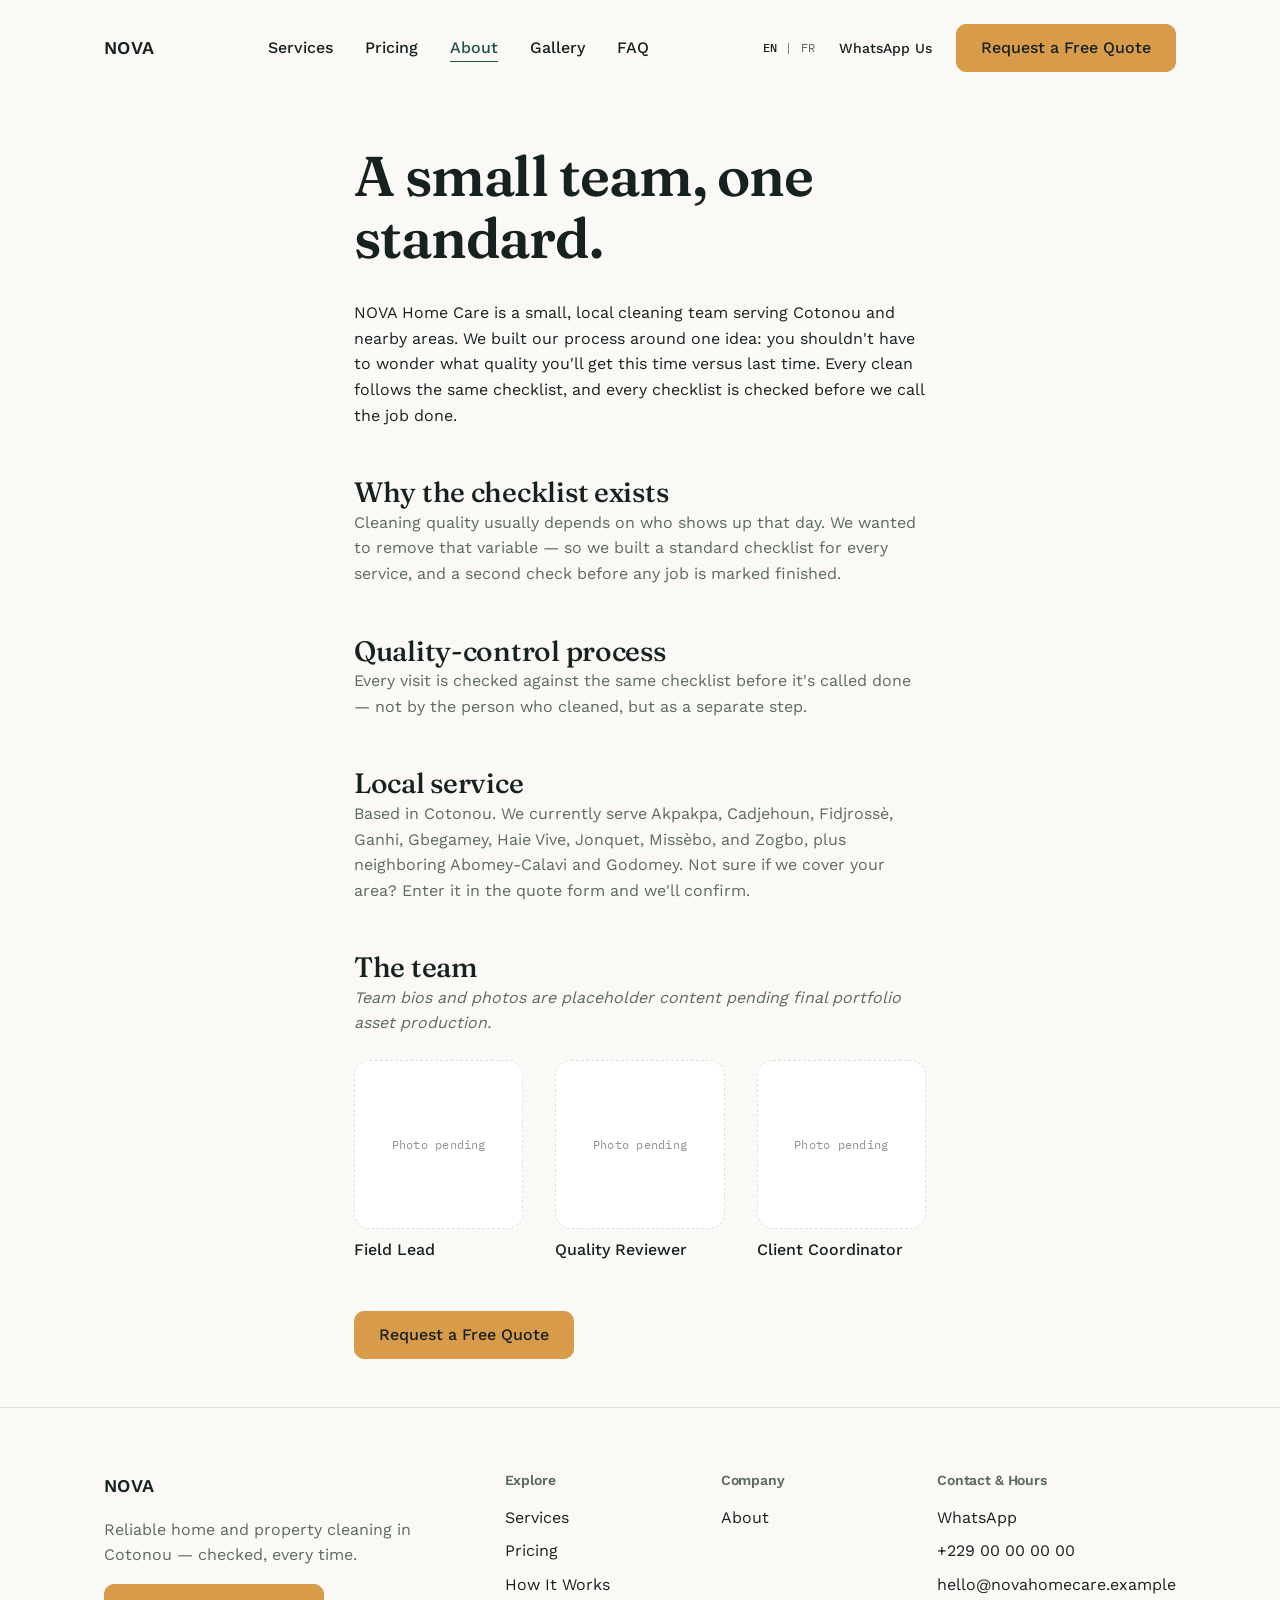
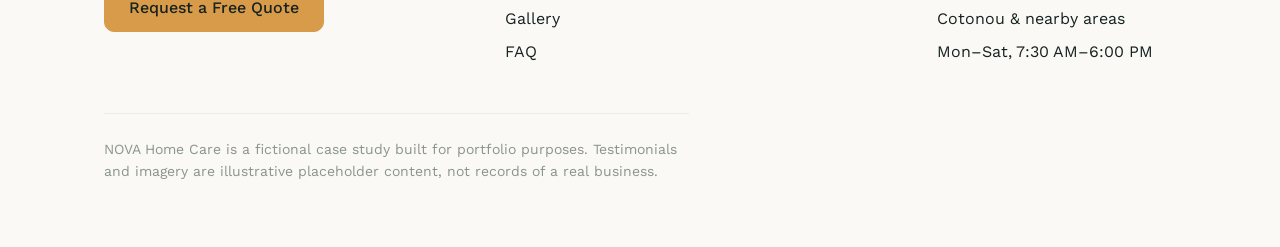
<file: about.html>
<!DOCTYPE html>
<html lang="en" class="no-js">
<head>
  <meta charset="UTF-8">
  <meta name="viewport" content="width=device-width, initial-scale=1.0">
  <title>About — NOVA Home Care</title>
  <meta name="description" content="A small, local cleaning team serving Cotonou and nearby areas — and why we work from a checklist.">
  <link rel="alternate" hreflang="en" href="about.html">
  <link rel="alternate" hreflang="fr" href="fr/about.html">
  <link rel="alternate" hreflang="x-default" href="about.html">
  <link rel="stylesheet" href="css/tokens.css">
  <link rel="stylesheet" href="css/base.css">
  <link rel="stylesheet" href="css/layout.css">
  <link rel="stylesheet" href="css/components.css">
  <link rel="stylesheet" href="css/utilities.css">
</head>
<body>
  <a href="#main" class="skip-link">Skip to main content</a>

  <header class="site-header">
    <div class="container site-header__bar">
      <a href="index.html" class="wordmark">NOVA</a>
      <nav class="primary-nav" aria-label="Primary">
        <ul>
          <li><a href="services.html">Services</a></li>
          <li><a href="pricing.html">Pricing</a></li>
          <li><a href="about.html" aria-current="page">About</a></li>
          <li><a href="gallery.html">Gallery</a></li>
          <li><a href="faq.html">FAQ</a></li>
        </ul>
      </nav>
      <div class="header-actions">
        <nav class="lang-switch" aria-label="Change language">
          <span aria-current="true">EN</span>
          <span class="lang-switch__divider">|</span>
          <a href="fr/about.html" lang="fr" hreflang="fr">FR</a>
        </nav>
        <a class="whatsapp-link" href="https://wa.me/22900000000">WhatsApp Us</a>
        <a class="btn btn--primary" href="quote.html">Request a Free Quote</a>
        <button class="nav-toggle" type="button" aria-expanded="false" aria-controls="nav-drawer" aria-label="Open menu">
          <span class="nav-toggle__icon"></span>
        </button>
      </div>
    </div>
  </header>

  <div class="nav-overlay"></div>
  <div class="nav-drawer" id="nav-drawer" role="dialog" aria-modal="true" aria-label="Menu">
    <button class="nav-drawer__close" type="button" aria-label="Close menu">&times;</button>
    <ul class="nav-drawer__list">
      <li><a href="services.html">Services</a></li>
      <li><a href="pricing.html">Pricing</a></li>
      <li><a href="about.html" aria-current="page">About</a></li>
      <li><a href="gallery.html">Gallery</a></li>
      <li><a href="faq.html">FAQ</a></li>
    </ul>
    <div class="nav-drawer__actions">
      <a class="btn btn--secondary" href="https://wa.me/22900000000">WhatsApp Us</a>
      <a class="btn btn--primary btn--block" href="quote.html">Request a Free Quote</a>
    </div>
    <nav class="lang-switch nav-drawer__lang" aria-label="Change language">
      <span aria-current="true">English</span>
      <span class="lang-switch__divider">|</span>
      <a href="fr/about.html" lang="fr" hreflang="fr">Français</a>
    </nav>
  </div>

  <main id="main">
    <section class="section">
      <div class="container" style="max-width: 70ch;">
        <h1>A small team, one standard.</h1>

        <p style="margin-top: var(--space-4);">NOVA Home Care is a small, local cleaning team serving Cotonou and nearby areas. We built our process around one idea: you shouldn't have to wonder what quality you'll get this time versus last time. Every clean follows the same checklist, and every checklist is checked before we call the job done.</p>

        <h2 style="margin-top: var(--space-5); font-size: var(--text-xl);">Why the checklist exists</h2>
        <p class="text-secondary">Cleaning quality usually depends on who shows up that day. We wanted to remove that variable — so we built a standard checklist for every service, and a second check before any job is marked finished.</p>

        <h2 style="margin-top: var(--space-5); font-size: var(--text-xl);">Quality-control process</h2>
        <p class="text-secondary">Every visit is checked against the same checklist before it's called done — not by the person who cleaned, but as a separate step.</p>

        <h2 style="margin-top: var(--space-5); font-size: var(--text-xl);">Local service</h2>
        <p class="text-secondary">Based in Cotonou. We currently serve Akpakpa, Cadjehoun, Fidjrossè, Ganhi, Gbegamey, Haie Vive, Jonquet, Missèbo, and Zogbo, plus neighboring Abomey-Calavi and Godomey. Not sure if we cover your area? Enter it in the quote form and we'll confirm.</p>

        <h2 style="margin-top: var(--space-5); font-size: var(--text-xl);">The team</h2>
        <p class="text-secondary" style="margin-bottom: var(--space-3);">
          <span class="tbd">Team bios and photos are placeholder content pending final portfolio asset production.</span>
        </p>
        <div class="grid grid--3">
          <div>
            <div class="media-placeholder" style="aspect-ratio: 1; border-radius: var(--radius-lg);" role="img" aria-label="Placeholder team photo">Photo pending</div>
            <p style="margin-top: var(--space-1); font-weight: var(--weight-medium);">Field Lead</p>
          </div>
          <div>
            <div class="media-placeholder" style="aspect-ratio: 1; border-radius: var(--radius-lg);" role="img" aria-label="Placeholder team photo">Photo pending</div>
            <p style="margin-top: var(--space-1); font-weight: var(--weight-medium);">Quality Reviewer</p>
          </div>
          <div>
            <div class="media-placeholder" style="aspect-ratio: 1; border-radius: var(--radius-lg);" role="img" aria-label="Placeholder team photo">Photo pending</div>
            <p style="margin-top: var(--space-1); font-weight: var(--weight-medium);">Client Coordinator</p>
          </div>
        </div>

        <p style="margin-top: var(--space-5);"><a class="btn btn--primary" href="quote.html">Request a Free Quote</a></p>
      </div>
    </section>
  </main>

  <footer class="site-footer">
    <div class="container">
      <div class="footer-grid">
        <div class="footer-group footer-brand">
          <p class="wordmark">NOVA</p>
          <p class="footer-brand__statement">Reliable home and property cleaning in Cotonou — checked, every time.</p>
          <a class="btn btn--primary" href="quote.html">Request a Free Quote</a>
        </div>
        <div class="footer-group">
          <h2>Explore</h2>
          <ul>
            <li><a href="services.html">Services</a></li>
            <li><a href="pricing.html">Pricing</a></li>
            <li><a href="index.html#how-it-works">How It Works</a></li>
            <li><a href="gallery.html">Gallery</a></li>
            <li><a href="faq.html">FAQ</a></li>
          </ul>
        </div>
        <div class="footer-group">
          <h2>Company</h2>
          <ul>
            <li><a href="about.html">About</a></li>
          </ul>
        </div>
        <div class="footer-group">
          <h2>Contact &amp; Hours</h2>
          <ul>
            <li><a href="https://wa.me/22900000000">WhatsApp</a></li>
            <li><a href="tel:+22900000000">+229 00 00 00 00</a></li>
            <li><a href="mailto:hello@novahomecare.example">hello@novahomecare.example</a></li>
            <li>Cotonou &amp; nearby areas</li>
            <li>Mon–Sat, 7:30 AM–6:00 PM</li>
          </ul>
        </div>
      </div>
      <p class="footer-bottom">NOVA Home Care is a fictional case study built for portfolio purposes. Testimonials and imagery are illustrative placeholder content, not records of a real business.</p>
    </div>
  </footer>

  <script src="js/main.js" defer></script>
  <script src="js/navigation.js" defer></script>
</body>
</html>
</file>
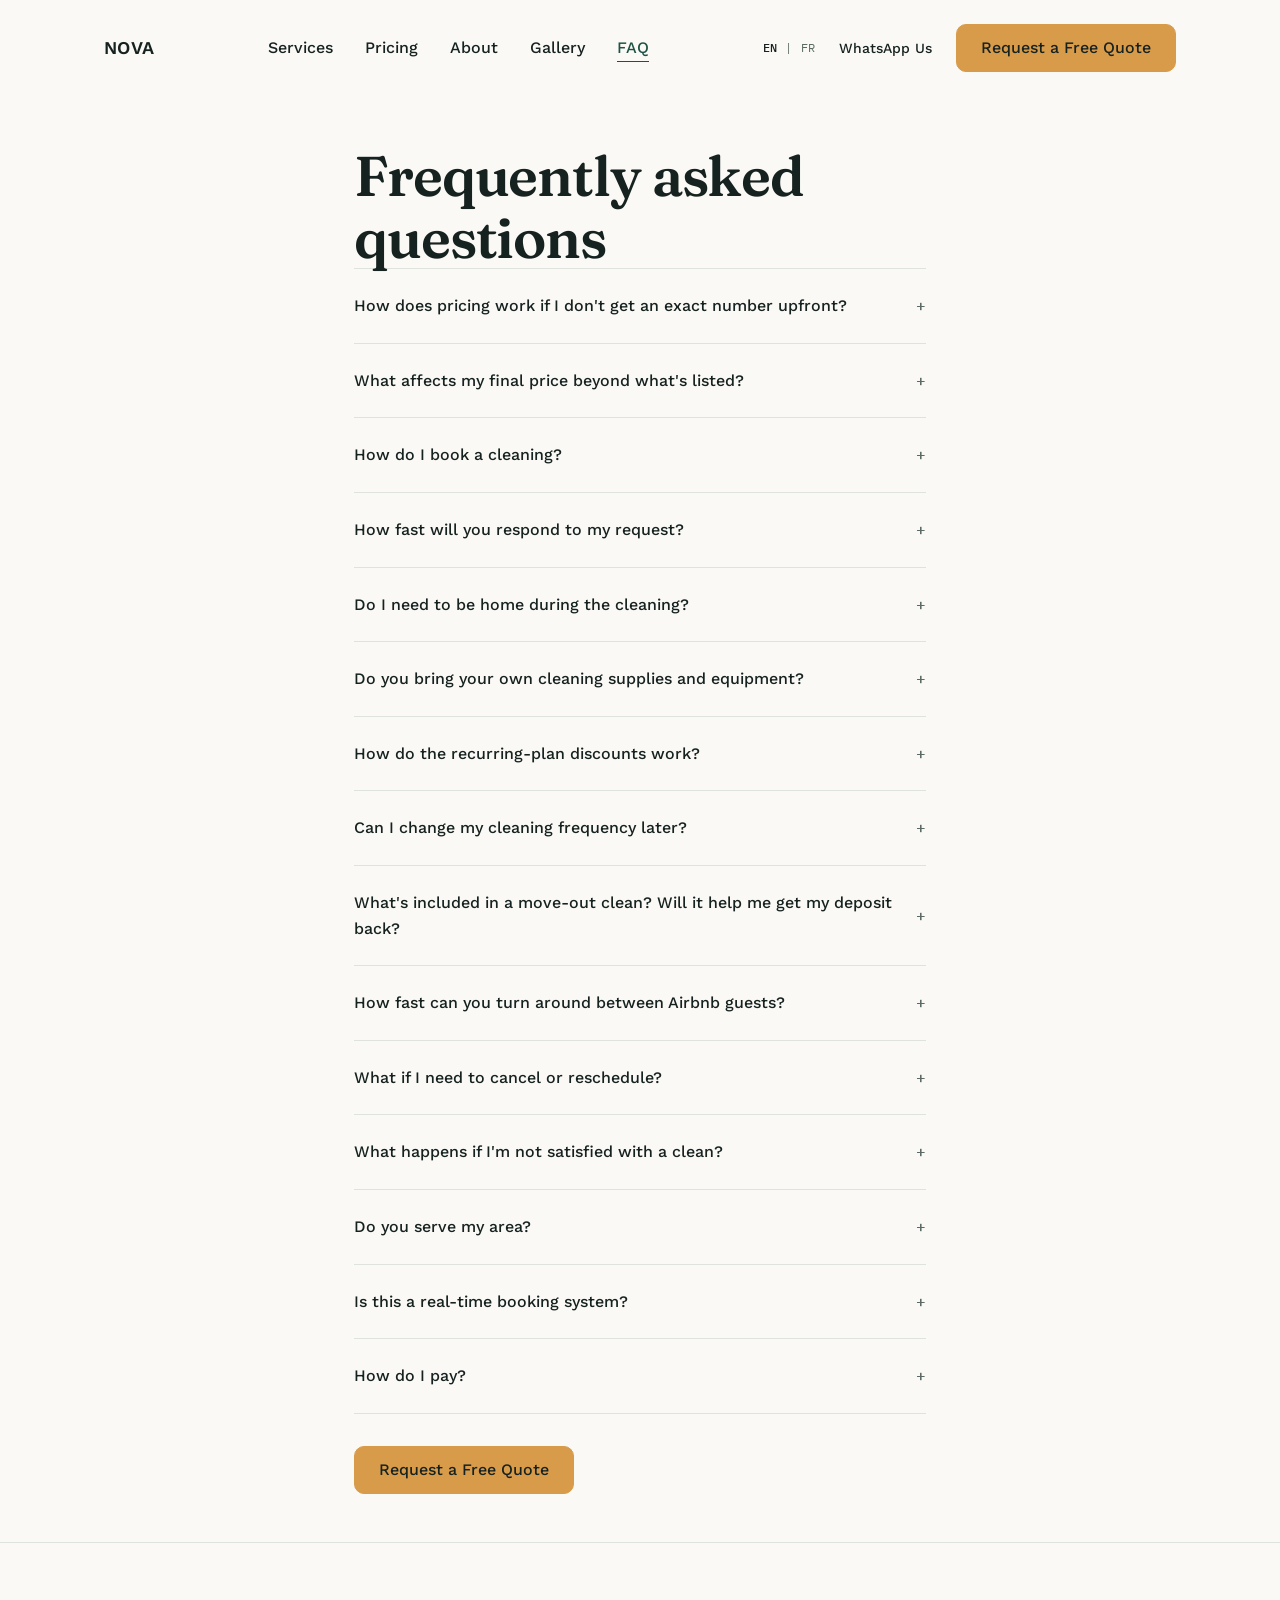
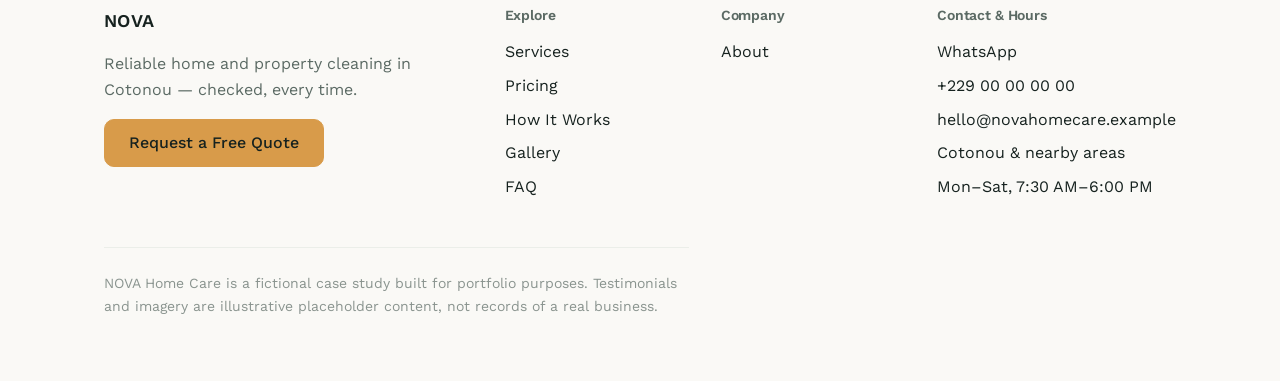
<file: faq.html>
<!DOCTYPE html>
<html lang="en" class="no-js">
<head>
  <meta charset="UTF-8">
  <meta name="viewport" content="width=device-width, initial-scale=1.0">
  <title>FAQ — NOVA Home Care</title>
  <meta name="description" content="Answers to common questions about pricing, scheduling, and how NOVA works.">
  <link rel="alternate" hreflang="en" href="faq.html">
  <link rel="alternate" hreflang="fr" href="fr/faq.html">
  <link rel="alternate" hreflang="x-default" href="faq.html">
  <link rel="stylesheet" href="css/tokens.css">
  <link rel="stylesheet" href="css/base.css">
  <link rel="stylesheet" href="css/layout.css">
  <link rel="stylesheet" href="css/components.css">
  <link rel="stylesheet" href="css/utilities.css">
</head>
<body>
  <a href="#main" class="skip-link">Skip to main content</a>

  <header class="site-header">
    <div class="container site-header__bar">
      <a href="index.html" class="wordmark">NOVA</a>
      <nav class="primary-nav" aria-label="Primary">
        <ul>
          <li><a href="services.html">Services</a></li>
          <li><a href="pricing.html">Pricing</a></li>
          <li><a href="about.html">About</a></li>
          <li><a href="gallery.html">Gallery</a></li>
          <li><a href="faq.html" aria-current="page">FAQ</a></li>
        </ul>
      </nav>
      <div class="header-actions">
        <nav class="lang-switch" aria-label="Change language">
          <span aria-current="true">EN</span>
          <span class="lang-switch__divider">|</span>
          <a href="fr/faq.html" lang="fr" hreflang="fr">FR</a>
        </nav>
        <a class="whatsapp-link" href="https://wa.me/22900000000">WhatsApp Us</a>
        <a class="btn btn--primary" href="quote.html">Request a Free Quote</a>
        <button class="nav-toggle" type="button" aria-expanded="false" aria-controls="nav-drawer" aria-label="Open menu">
          <span class="nav-toggle__icon"></span>
        </button>
      </div>
    </div>
  </header>

  <div class="nav-overlay"></div>
  <div class="nav-drawer" id="nav-drawer" role="dialog" aria-modal="true" aria-label="Menu">
    <button class="nav-drawer__close" type="button" aria-label="Close menu">&times;</button>
    <ul class="nav-drawer__list">
      <li><a href="services.html">Services</a></li>
      <li><a href="pricing.html">Pricing</a></li>
      <li><a href="about.html">About</a></li>
      <li><a href="gallery.html">Gallery</a></li>
      <li><a href="faq.html" aria-current="page">FAQ</a></li>
    </ul>
    <div class="nav-drawer__actions">
      <a class="btn btn--secondary" href="https://wa.me/22900000000">WhatsApp Us</a>
      <a class="btn btn--primary btn--block" href="quote.html">Request a Free Quote</a>
    </div>
    <nav class="lang-switch nav-drawer__lang" aria-label="Change language">
      <span aria-current="true">English</span>
      <span class="lang-switch__divider">|</span>
      <a href="fr/faq.html" lang="fr" hreflang="fr">Français</a>
    </nav>
  </div>

  <main id="main">
    <section class="section">
      <div class="container" style="max-width: 70ch;">
        <h1>Frequently asked questions</h1>

        <div class="faq-list">

          <details class="faq-item">
            <summary>How does pricing work if I don't get an exact number upfront?</summary>
            <div class="faq-item__answer"><p>We publish real starting prices for every service. Your exact total depends on property size, condition, and how often you book — we confirm the final price when we respond to your quote.</p></div>
          </details>

          <details class="faq-item">
            <summary>What affects my final price beyond what's listed?</summary>
            <div class="faq-item__answer"><p>Only property size, condition, and how often you book. There's no separate add-on catalog and no hidden fee — the starting price is the real price for the smallest version of that service.</p></div>
          </details>

          <details class="faq-item">
            <summary>How do I book a cleaning?</summary>
            <div class="faq-item__answer"><p>Request a free quote through our form or WhatsApp. We respond within 2 business hours to confirm your date and price.</p></div>
          </details>

          <details class="faq-item">
            <summary>How fast will you respond to my request?</summary>
            <div class="faq-item__answer"><p>Within 2 business hours, during our operating hours: Monday–Saturday, 7:30 AM–6:00 PM. Requests submitted outside these hours are answered as soon as we reopen.</p></div>
          </details>

          <details class="faq-item">
            <summary>Do I need to be home during the cleaning?</summary>
            <div class="faq-item__answer"><p>No — you can be present, or arrange access with us in advance (for example, a key handoff or a code). We don't hold on to keys afterward; access is arranged fresh for each visit unless we agree otherwise.</p></div>
          </details>

          <details class="faq-item">
            <summary>Do you bring your own cleaning supplies and equipment?</summary>
            <div class="faq-item__answer"><p>Yes — standard cleaning supplies and equipment are included for the agreed service. If a surface needs a specific product, we'll ask you about it beforehand.</p></div>
          </details>

          <details class="faq-item">
            <summary>How do the recurring-plan discounts work?</summary>
            <div class="faq-item__answer"><p>Book weekly and save 15%, biweekly and save 10%, or monthly and save 5% off the standard price.</p></div>
          </details>

          <details class="faq-item">
            <summary>Can I change my cleaning frequency later?</summary>
            <div class="faq-item__answer"><p>Yes. You can change frequency, pause, or cancel a recurring plan any time — we just need 24 hours' notice before your next scheduled visit so we can adjust the schedule.</p></div>
          </details>

          <details class="faq-item">
            <summary>What's included in a move-out clean? Will it help me get my deposit back?</summary>
            <div class="faq-item__answer"><p>It covers a full empty-property clean — every room, inside cabinets and closets, inside the oven and fridge, floors, light fixtures, and switches. We prepare the property according to the agreed cleaning scope — we can't guarantee your deposit back, since that depends on your landlord's own inspection.</p></div>
          </details>

          <details class="faq-item">
            <summary>How fast can you turn around between Airbnb guests?</summary>
            <div class="faq-item__answer"><p>Same-day turnovers can usually be arranged when there's at least 3 hours between checkout and the next check-in. Request it through the quote form with your timing, and we'll confirm availability before your guest's checkout date.</p></div>
          </details>

          <details class="faq-item">
            <summary>What if I need to cancel or reschedule?</summary>
            <div class="faq-item__answer"><p>You can reschedule or cancel a booked visit up to 24 hours in advance at no charge. Changes with less notice may not be possible to accommodate that day — message us as soon as you know and we'll do what we can.</p></div>
          </details>

          <details class="faq-item">
            <summary>What happens if I'm not satisfied with a clean?</summary>
            <div class="faq-item__answer"><p>Tell us within 24 hours of your visit and we'll send the team back to re-clean the affected area at no extra cost. This covers the areas included in your agreed cleaning scope.</p></div>
          </details>

          <details class="faq-item">
            <summary>Do you serve my area?</summary>
            <div class="faq-item__answer"><p>We serve Cotonou and nearby areas. Enter your neighborhood in the quote form and we'll confirm coverage when we respond.</p></div>
          </details>

          <details class="faq-item">
            <summary>Is this a real-time booking system?</summary>
            <div class="faq-item__answer"><p>Not yet — every request goes to our team for a human response within 2 business hours, so we can confirm your date and exact price accurately.</p></div>
          </details>

          <details class="faq-item">
            <summary>How do I pay?</summary>
            <div class="faq-item__answer"><p>By Mobile Money (MTN MoMo or Moov Money) or cash, paid when the job is finished. For recurring plans, each visit is paid for individually unless we've agreed on something else. This site doesn't process payments online — payment happens directly with the team.</p></div>
          </details>

        </div>

        <p style="margin-top: var(--space-4);"><a class="btn btn--primary" href="quote.html">Request a Free Quote</a></p>
      </div>
    </section>
  </main>

  <footer class="site-footer">
    <div class="container">
      <div class="footer-grid">
        <div class="footer-group footer-brand">
          <p class="wordmark">NOVA</p>
          <p class="footer-brand__statement">Reliable home and property cleaning in Cotonou — checked, every time.</p>
          <a class="btn btn--primary" href="quote.html">Request a Free Quote</a>
        </div>
        <div class="footer-group">
          <h2>Explore</h2>
          <ul>
            <li><a href="services.html">Services</a></li>
            <li><a href="pricing.html">Pricing</a></li>
            <li><a href="index.html#how-it-works">How It Works</a></li>
            <li><a href="gallery.html">Gallery</a></li>
            <li><a href="faq.html">FAQ</a></li>
          </ul>
        </div>
        <div class="footer-group">
          <h2>Company</h2>
          <ul>
            <li><a href="about.html">About</a></li>
          </ul>
        </div>
        <div class="footer-group">
          <h2>Contact &amp; Hours</h2>
          <ul>
            <li><a href="https://wa.me/22900000000">WhatsApp</a></li>
            <li><a href="tel:+22900000000">+229 00 00 00 00</a></li>
            <li><a href="mailto:hello@novahomecare.example">hello@novahomecare.example</a></li>
            <li>Cotonou &amp; nearby areas</li>
            <li>Mon–Sat, 7:30 AM–6:00 PM</li>
          </ul>
        </div>
      </div>
      <p class="footer-bottom">NOVA Home Care is a fictional case study built for portfolio purposes. Testimonials and imagery are illustrative placeholder content, not records of a real business.</p>
    </div>
  </footer>

  <script src="js/main.js" defer></script>
  <script src="js/navigation.js" defer></script>
</body>
</html>
</file>
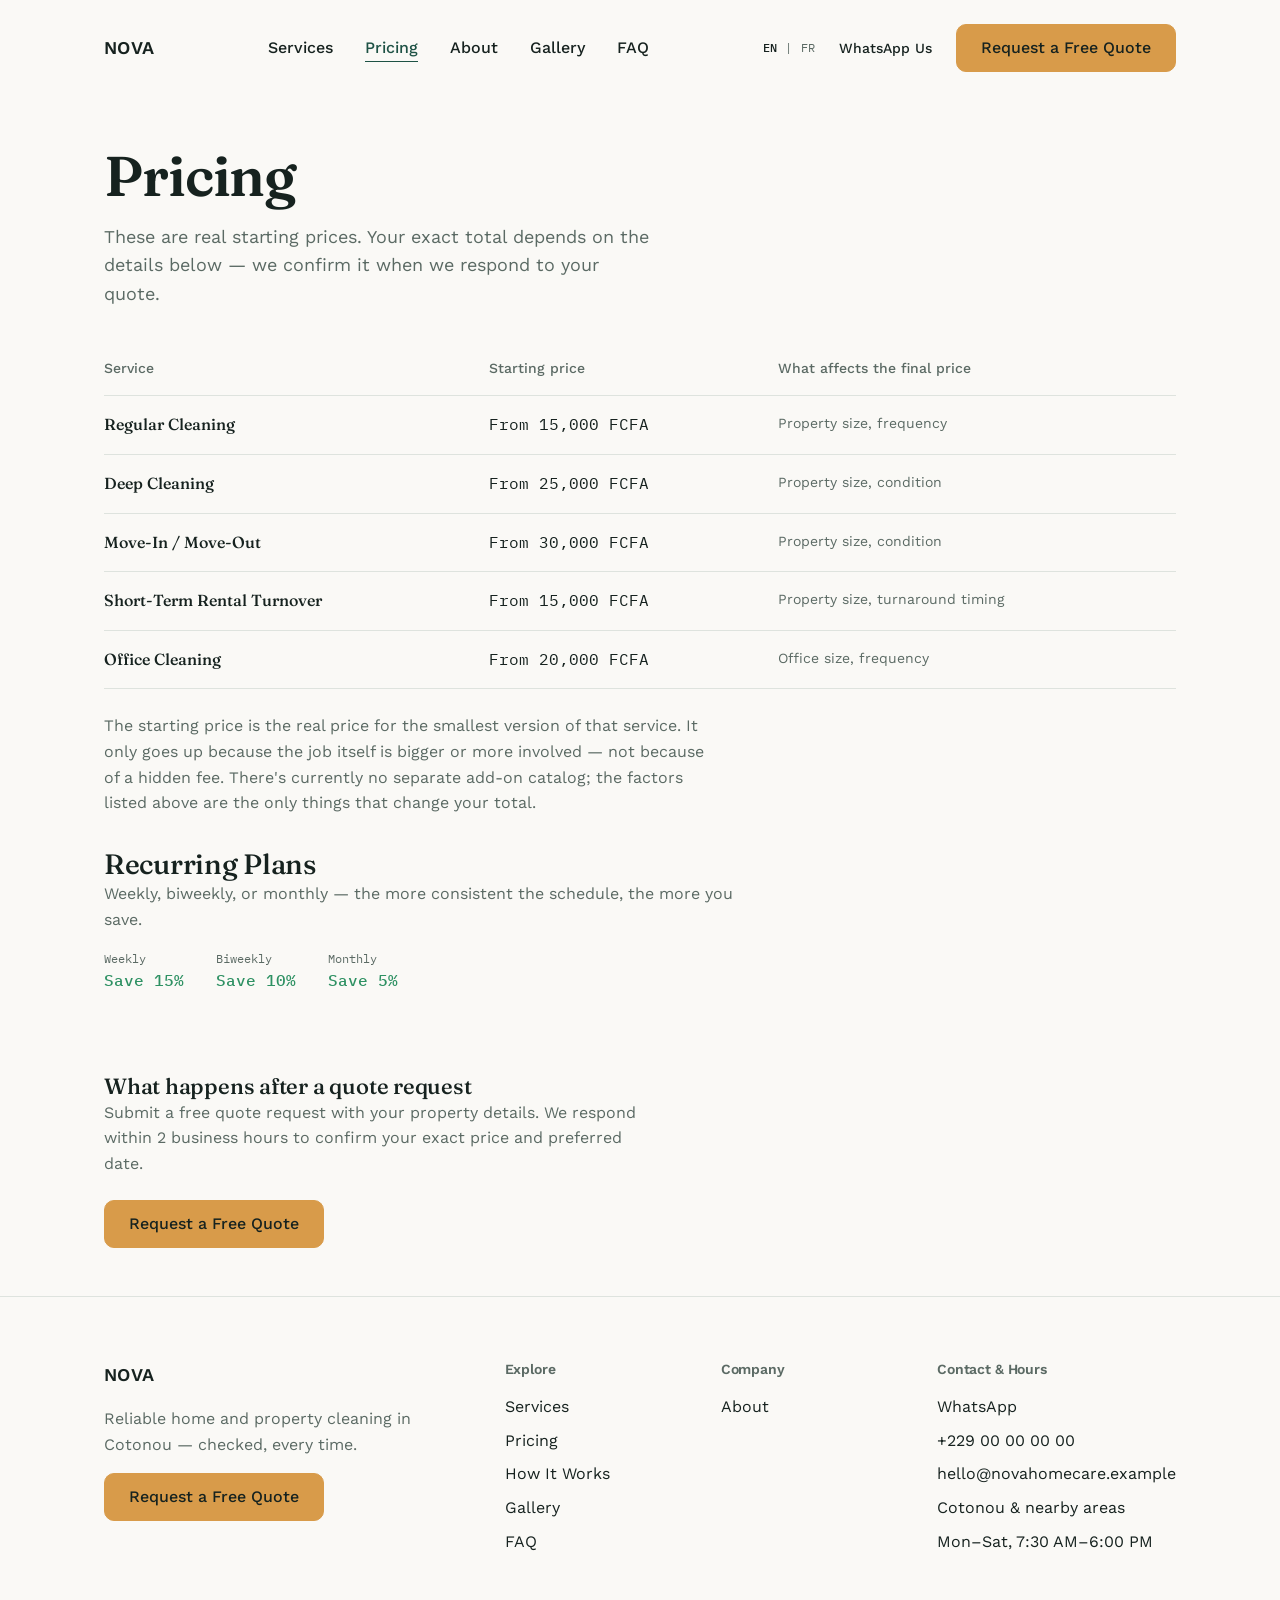
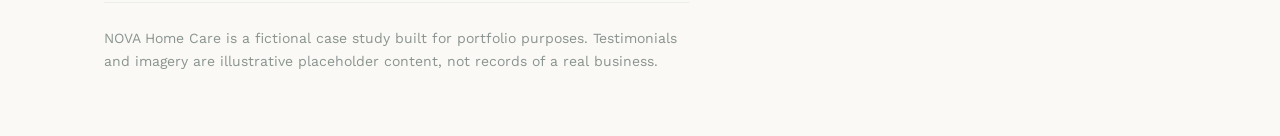
<file: pricing.html>
<!DOCTYPE html>
<html lang="en" class="no-js">
<head>
  <meta charset="UTF-8">
  <meta name="viewport" content="width=device-width, initial-scale=1.0">
  <title>Pricing — NOVA Home Care</title>
  <meta name="description" content="Real starting prices for every NOVA Home Care service, plus recurring-plan discounts.">
  <link rel="alternate" hreflang="en" href="pricing.html">
  <link rel="alternate" hreflang="fr" href="fr/pricing.html">
  <link rel="alternate" hreflang="x-default" href="pricing.html">
  <link rel="stylesheet" href="css/tokens.css">
  <link rel="stylesheet" href="css/base.css">
  <link rel="stylesheet" href="css/layout.css">
  <link rel="stylesheet" href="css/components.css">
  <link rel="stylesheet" href="css/utilities.css">
</head>
<body>
  <a href="#main" class="skip-link">Skip to main content</a>

  <header class="site-header">
    <div class="container site-header__bar">
      <a href="index.html" class="wordmark">NOVA</a>
      <nav class="primary-nav" aria-label="Primary">
        <ul>
          <li><a href="services.html">Services</a></li>
          <li><a href="pricing.html" aria-current="page">Pricing</a></li>
          <li><a href="about.html">About</a></li>
          <li><a href="gallery.html">Gallery</a></li>
          <li><a href="faq.html">FAQ</a></li>
        </ul>
      </nav>
      <div class="header-actions">
        <nav class="lang-switch" aria-label="Change language">
          <span aria-current="true">EN</span>
          <span class="lang-switch__divider">|</span>
          <a href="fr/pricing.html" lang="fr" hreflang="fr">FR</a>
        </nav>
        <a class="whatsapp-link" href="https://wa.me/22900000000">WhatsApp Us</a>
        <a class="btn btn--primary" href="quote.html">Request a Free Quote</a>
        <button class="nav-toggle" type="button" aria-expanded="false" aria-controls="nav-drawer" aria-label="Open menu">
          <span class="nav-toggle__icon"></span>
        </button>
      </div>
    </div>
  </header>

  <div class="nav-overlay"></div>
  <div class="nav-drawer" id="nav-drawer" role="dialog" aria-modal="true" aria-label="Menu">
    <button class="nav-drawer__close" type="button" aria-label="Close menu">&times;</button>
    <ul class="nav-drawer__list">
      <li><a href="services.html">Services</a></li>
      <li><a href="pricing.html" aria-current="page">Pricing</a></li>
      <li><a href="about.html">About</a></li>
      <li><a href="gallery.html">Gallery</a></li>
      <li><a href="faq.html">FAQ</a></li>
    </ul>
    <div class="nav-drawer__actions">
      <a class="btn btn--secondary" href="https://wa.me/22900000000">WhatsApp Us</a>
      <a class="btn btn--primary btn--block" href="quote.html">Request a Free Quote</a>
    </div>
    <nav class="lang-switch nav-drawer__lang" aria-label="Change language">
      <span aria-current="true">English</span>
      <span class="lang-switch__divider">|</span>
      <a href="fr/pricing.html" lang="fr" hreflang="fr">Français</a>
    </nav>
  </div>

  <main id="main">
    <section class="section">
      <div class="container">
        <div class="section-heading">
          <h1>Pricing</h1>
          <p class="section-heading__lede">These are real starting prices. Your exact total depends on the details below — we confirm it when we respond to your quote.</p>
        </div>

        <table class="pricing-table">
          <caption class="visually-hidden">Starting prices by service</caption>
          <thead>
            <tr>
              <th scope="col">Service</th>
              <th scope="col">Starting price</th>
              <th scope="col">What affects the final price</th>
            </tr>
          </thead>
          <tbody>
            <tr>
              <td>Regular Cleaning</td>
              <td class="price">From 15,000 FCFA</td>
              <td class="factors">Property size, frequency</td>
            </tr>
            <tr>
              <td>Deep Cleaning</td>
              <td class="price">From 25,000 FCFA</td>
              <td class="factors">Property size, condition</td>
            </tr>
            <tr>
              <td>Move-In / Move-Out</td>
              <td class="price">From 30,000 FCFA</td>
              <td class="factors">Property size, condition</td>
            </tr>
            <tr>
              <td>Short-Term Rental Turnover</td>
              <td class="price">From 15,000 FCFA</td>
              <td class="factors">Property size, turnaround timing</td>
            </tr>
            <tr>
              <td>Office Cleaning</td>
              <td class="price">From 20,000 FCFA</td>
              <td class="factors">Office size, frequency</td>
            </tr>
          </tbody>
        </table>

        <p class="text-secondary" style="max-width: 60ch; margin-top: var(--space-2);">The starting price is the real price for the smallest version of that service. It only goes up because the job itself is bigger or more involved — not because of a hidden fee. There's currently no separate add-on catalog; the factors listed above are the only things that change your total.</p>

        <div class="recurring-band">
          <h2>Recurring Plans</h2>
          <p class="text-secondary">Weekly, biweekly, or monthly — the more consistent the schedule, the more you save.</p>
          <dl class="discount-list">
            <div><dt>Weekly</dt><dd>Save 15%</dd></div>
            <div><dt>Biweekly</dt><dd>Save 10%</dd></div>
            <div><dt>Monthly</dt><dd>Save 5%</dd></div>
          </dl>
        </div>

        <div class="section" style="padding-block: var(--space-4) 0;">
          <h2 style="font-size: var(--text-lg);">What happens after a quote request</h2>
          <p class="text-secondary" style="max-width: 55ch;">Submit a free quote request with your property details. We respond within 2 business hours to confirm your exact price and preferred date.</p>
          <p style="margin-top: var(--space-3);"><a class="btn btn--primary" href="quote.html">Request a Free Quote</a></p>
        </div>
      </div>
    </section>
  </main>

  <footer class="site-footer">
    <div class="container">
      <div class="footer-grid">
        <div class="footer-group footer-brand">
          <p class="wordmark">NOVA</p>
          <p class="footer-brand__statement">Reliable home and property cleaning in Cotonou — checked, every time.</p>
          <a class="btn btn--primary" href="quote.html">Request a Free Quote</a>
        </div>
        <div class="footer-group">
          <h2>Explore</h2>
          <ul>
            <li><a href="services.html">Services</a></li>
            <li><a href="pricing.html">Pricing</a></li>
            <li><a href="index.html#how-it-works">How It Works</a></li>
            <li><a href="gallery.html">Gallery</a></li>
            <li><a href="faq.html">FAQ</a></li>
          </ul>
        </div>
        <div class="footer-group">
          <h2>Company</h2>
          <ul>
            <li><a href="about.html">About</a></li>
          </ul>
        </div>
        <div class="footer-group">
          <h2>Contact &amp; Hours</h2>
          <ul>
            <li><a href="https://wa.me/22900000000">WhatsApp</a></li>
            <li><a href="tel:+22900000000">+229 00 00 00 00</a></li>
            <li><a href="mailto:hello@novahomecare.example">hello@novahomecare.example</a></li>
            <li>Cotonou &amp; nearby areas</li>
            <li>Mon–Sat, 7:30 AM–6:00 PM</li>
          </ul>
        </div>
      </div>
      <p class="footer-bottom">NOVA Home Care is a fictional case study built for portfolio purposes. Testimonials and imagery are illustrative placeholder content, not records of a real business.</p>
    </div>
  </footer>

  <script src="js/main.js" defer></script>
  <script src="js/navigation.js" defer></script>
</body>
</html>
</file>
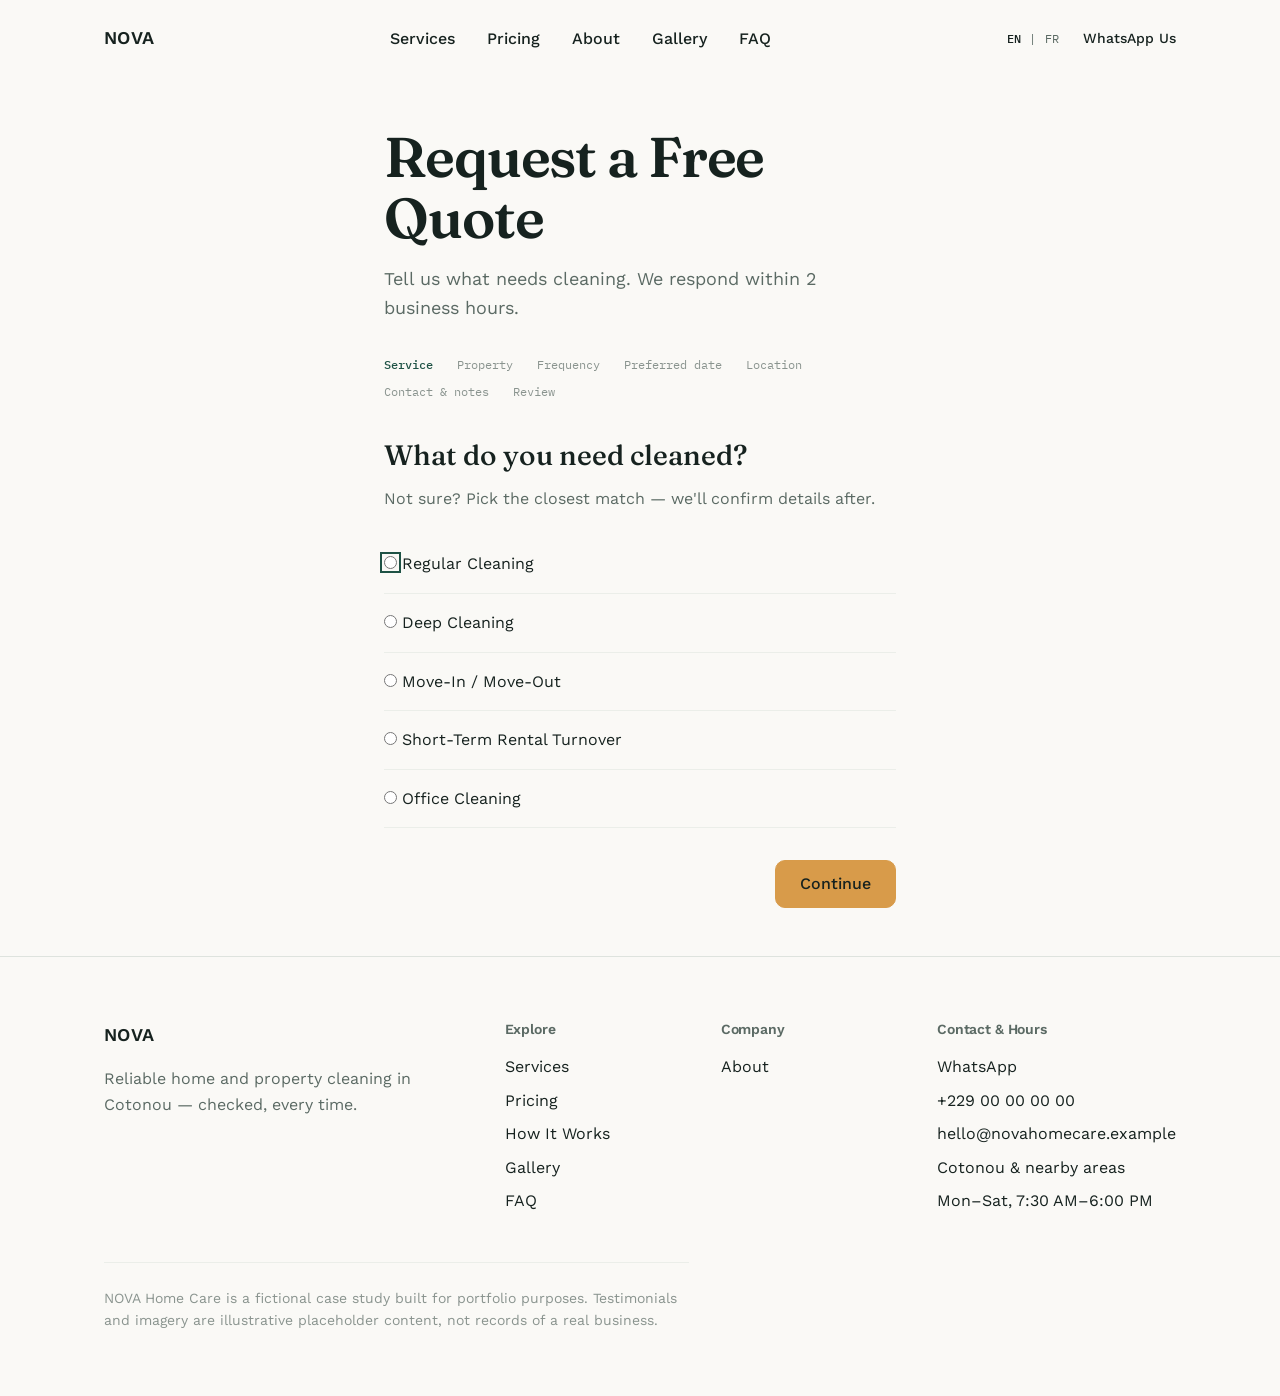
<file: quote.html>
<!DOCTYPE html>
<html lang="en" class="no-js">
<head>
  <meta charset="UTF-8">
  <meta name="viewport" content="width=device-width, initial-scale=1.0">
  <title>Request a Free Quote — NOVA Home Care</title>
  <meta name="description" content="Tell us what needs cleaning. We respond within 2 business hours.">
  <link rel="alternate" hreflang="en" href="quote.html">
  <link rel="alternate" hreflang="fr" href="fr/quote.html">
  <link rel="alternate" hreflang="x-default" href="quote.html">
  <link rel="stylesheet" href="css/tokens.css">
  <link rel="stylesheet" href="css/base.css">
  <link rel="stylesheet" href="css/layout.css">
  <link rel="stylesheet" href="css/components.css">
  <link rel="stylesheet" href="css/utilities.css">
</head>
<body>
  <a href="#main" class="skip-link">Skip to main content</a>

  <header class="site-header">
    <div class="container site-header__bar">
      <a href="index.html" class="wordmark">NOVA</a>
      <nav class="primary-nav" aria-label="Primary">
        <ul>
          <li><a href="services.html">Services</a></li>
          <li><a href="pricing.html">Pricing</a></li>
          <li><a href="about.html">About</a></li>
          <li><a href="gallery.html">Gallery</a></li>
          <li><a href="faq.html">FAQ</a></li>
        </ul>
      </nav>
      <div class="header-actions">
        <nav class="lang-switch" aria-label="Change language">
          <span aria-current="true">EN</span>
          <span class="lang-switch__divider">|</span>
          <a href="fr/quote.html" lang="fr" hreflang="fr">FR</a>
        </nav>
        <a class="whatsapp-link" href="https://wa.me/22900000000">WhatsApp Us</a>
        <button class="nav-toggle" type="button" aria-expanded="false" aria-controls="nav-drawer" aria-label="Open menu">
          <span class="nav-toggle__icon"></span>
        </button>
      </div>
    </div>
  </header>

  <div class="nav-overlay"></div>
  <div class="nav-drawer" id="nav-drawer" role="dialog" aria-modal="true" aria-label="Menu">
    <button class="nav-drawer__close" type="button" aria-label="Close menu">&times;</button>
    <ul class="nav-drawer__list">
      <li><a href="services.html">Services</a></li>
      <li><a href="pricing.html">Pricing</a></li>
      <li><a href="about.html">About</a></li>
      <li><a href="gallery.html">Gallery</a></li>
      <li><a href="faq.html">FAQ</a></li>
    </ul>
    <div class="nav-drawer__actions">
      <a class="btn btn--secondary" href="https://wa.me/22900000000">WhatsApp Us</a>
    </div>
    <nav class="lang-switch nav-drawer__lang" aria-label="Change language">
      <span aria-current="true">English</span>
      <span class="lang-switch__divider">|</span>
      <a href="fr/quote.html" lang="fr" hreflang="fr">Français</a>
    </nav>
  </div>

  <main id="main">
    <section class="section">
      <div class="container" style="max-width: 640px;">

        <div id="quote-intro">
          <div class="section-heading">
            <h1>Request a Free Quote</h1>
            <p class="section-heading__lede">Tell us what needs cleaning. We respond within 2 business hours.</p>
          </div>

          <ol class="quote-progress" aria-hidden="true">
            <li>Service</li>
            <li>Property</li>
            <li>Frequency</li>
            <li>Preferred date</li>
            <li>Location</li>
            <li>Contact &amp; notes</li>
            <li>Review</li>
          </ol>
          <p class="quote-progress-compact" id="quote-progress-compact" role="status" aria-live="polite"></p>
        </div>

        <form id="quote-form">

          <div class="quote-step is-active" data-step="1">
            <fieldset>
              <legend>What do you need cleaned?</legend>
              <p class="step-help">Not sure? Pick the closest match — we'll confirm details after.</p>
              <ul class="option-list">
                <li><label class="option-row"><span><input type="radio" name="service" value="Regular Cleaning" required> Regular Cleaning</span></label></li>
                <li><label class="option-row"><span><input type="radio" name="service" value="Deep Cleaning"> Deep Cleaning</span></label></li>
                <li><label class="option-row"><span><input type="radio" name="service" value="Move-In/Move-Out"> Move-In / Move-Out</span></label></li>
                <li><label class="option-row"><span><input type="radio" name="service" value="Short-Term Rental Turnover"> Short-Term Rental Turnover</span></label></li>
                <li><label class="option-row"><span><input type="radio" name="service" value="Office Cleaning"> Office Cleaning</span></label></li>
              </ul>
            </fieldset>
            <div class="step-actions">
              <span></span>
              <button type="button" class="btn btn--primary quote-next">Continue</button>
            </div>
          </div>

          <div class="quote-step" data-step="2">
            <fieldset>
              <legend>Tell us about the space.</legend>
              <p class="step-help">This helps us give you an accurate starting estimate.</p>
              <div class="field">
                <label for="property-type">Property type</label>
                <select id="property-type" name="property-type" required>
                  <option value="">Select property type</option>
                  <option>Apartment</option>
                  <option>House</option>
                  <option>Office</option>
                  <option>Rental</option>
                </select>
              </div>
              <div class="field">
                <label for="property-size">Size</label>
                <select id="property-size" name="property-size" required>
                  <option value="">Select size</option>
                  <option>Studio / 1 bedroom</option>
                  <option>2 bedrooms</option>
                  <option>3 bedrooms</option>
                  <option>4+ bedrooms</option>
                </select>
              </div>
              <div class="field">
                <label for="condition-note">Anything we should know about the space? (optional)</label>
                <textarea id="condition-note" name="condition-note"></textarea>
              </div>
            </fieldset>
            <div class="step-actions">
              <button type="button" class="btn btn--secondary quote-back">Back</button>
              <button type="button" class="btn btn--primary quote-next">Continue</button>
            </div>
          </div>

          <div class="quote-step" data-step="3">
            <fieldset>
              <legend>How often?</legend>
              <ul class="option-list">
                <li><label class="option-row">
                  <span><input type="radio" name="frequency" value="One-time" required> One-time</span>
                </label></li>
                <li><label class="option-row">
                  <span><input type="radio" name="frequency" value="Weekly"> Weekly</span>
                  <span class="option-row__discount">Save 15%</span>
                </label></li>
                <li><label class="option-row">
                  <span><input type="radio" name="frequency" value="Biweekly"> Biweekly</span>
                  <span class="option-row__discount">Save 10%</span>
                </label></li>
                <li><label class="option-row">
                  <span><input type="radio" name="frequency" value="Monthly"> Monthly</span>
                  <span class="option-row__discount">Save 5%</span>
                </label></li>
              </ul>
            </fieldset>
            <div class="step-actions">
              <button type="button" class="btn btn--secondary quote-back">Back</button>
              <button type="button" class="btn btn--primary quote-next">Continue</button>
            </div>
          </div>

          <div class="quote-step" data-step="4">
            <fieldset>
              <legend>When works best?</legend>
              <p class="step-help">This is your preferred date — we'll confirm availability when we respond.</p>
              <div class="field">
                <label for="preferred-date">Preferred date</label>
                <input type="date" id="preferred-date" name="preferred-date" required>
              </div>
              <fieldset>
                <legend style="font-size: var(--text-base); font-weight: var(--weight-medium); font-family: var(--font-body);">Time of day (optional)</legend>
                <ul class="option-list">
                  <li><label class="option-row"><span><input type="radio" name="time-preference" value="Morning"> Morning</span></label></li>
                  <li><label class="option-row"><span><input type="radio" name="time-preference" value="Afternoon"> Afternoon</span></label></li>
                </ul>
              </fieldset>
            </fieldset>
            <div class="step-actions">
              <button type="button" class="btn btn--secondary quote-back">Back</button>
              <button type="button" class="btn btn--primary quote-next">Continue</button>
            </div>
          </div>

          <div class="quote-step" data-step="5">
            <fieldset>
              <legend>Where in Cotonou?</legend>
              <p class="step-help">Just the area for now — we'll only ask for your exact address once your visit is confirmed.</p>
              <div class="field">
                <label for="area">Neighborhood / area</label>
                <input type="text" id="area" name="area" required>
              </div>
              <div class="field">
                <label for="exact-address">Exact address (optional — only if you're comfortable sharing it now)</label>
                <input type="text" id="exact-address" name="exact-address">
              </div>
            </fieldset>
            <div class="step-actions">
              <button type="button" class="btn btn--secondary quote-back">Back</button>
              <button type="button" class="btn btn--primary quote-next">Continue</button>
            </div>
          </div>

          <div class="quote-step" data-step="6">
            <fieldset>
              <legend>How should we reach you?</legend>
              <p class="step-help">We'll reach out this way first.</p>
              <div class="field">
                <label for="name">Name</label>
                <input type="text" id="name" name="name" required autocomplete="name">
              </div>
              <div class="field">
                <label for="phone">Phone number</label>
                <input type="tel" id="phone" name="phone" required autocomplete="tel">
              </div>
              <div class="field">
                <label for="email">Email (optional)</label>
                <input type="email" id="email" name="email" autocomplete="email">
              </div>
              <fieldset>
                <legend style="font-size: var(--text-base); font-weight: var(--weight-medium); font-family: var(--font-body);">Preferred contact method (optional)</legend>
                <ul class="option-list">
                  <li><label class="option-row"><span><input type="radio" name="contact-method" value="Phone call"> Phone call</span></label></li>
                  <li><label class="option-row"><span><input type="radio" name="contact-method" value="WhatsApp"> WhatsApp</span></label></li>
                </ul>
              </fieldset>
              <div class="field">
                <label for="notes">Additional notes (optional)</label>
                <textarea id="notes" name="notes"></textarea>
              </div>
            </fieldset>
            <div class="step-actions">
              <button type="button" class="btn btn--secondary quote-back">Back</button>
              <button type="button" class="btn btn--primary quote-next">Continue</button>
            </div>
          </div>

          <div class="quote-step" data-step="7">
            <fieldset>
              <legend>Review your request.</legend>
              <p class="step-help">Here's everything you've told us. Ready to send it?</p>
              <dl class="review-rows" id="review-rows"></dl>
            </fieldset>
            <div class="step-actions">
              <button type="button" class="btn btn--secondary quote-back">Back</button>
              <span></span>
            </div>
            <button type="submit" class="btn btn--primary btn--block" id="quote-submit">Send My Request</button>
          </div>

          <p class="form-status" id="form-status" role="status" aria-live="polite"></p>
        </form>

        <div class="confirmation" id="confirmation" tabindex="-1">
          <h1 tabindex="-1">Request received.</h1>
          <p>Thanks, <span id="confirmation-name">there</span>. Here's what happens next.</p>

          <ul class="confirmation-checklist">
            <li class="is-done">
              <span class="confirmation-checklist__mark" aria-hidden="true">&check;</span>
              <span>Request received — just now</span>
            </li>
            <li>
              <span class="confirmation-checklist__mark" aria-hidden="true">&ndash;</span>
              <span>NOVA reviews your details — within 2 business hours</span>
            </li>
            <li>
              <span class="confirmation-checklist__mark" aria-hidden="true">&ndash;</span>
              <span>We confirm your date and price — by phone or WhatsApp, your choice</span>
            </li>
            <li>
              <span class="confirmation-checklist__mark" aria-hidden="true">&ndash;</span>
              <span>Clean &rarr; Quality Check &rarr; Done — on the day</span>
            </li>
          </ul>

          <dl class="review-rows confirmation-summary">
            <div class="review-row"><dt>Service</dt><dd id="confirmation-service"></dd></div>
            <div class="review-row"><dt>Property</dt><dd id="confirmation-property"></dd></div>
            <div class="review-row"><dt>Frequency</dt><dd id="confirmation-frequency"></dd></div>
            <div class="review-row"><dt>Preferred date</dt><dd id="confirmation-date"></dd></div>
            <div class="review-row"><dt>Area</dt><dd id="confirmation-area"></dd></div>
            <div class="review-row"><dt>Contact</dt><dd id="confirmation-contact"></dd></div>
          </dl>

          <p style="margin-top: var(--space-3);">We respond within 2 business hours during operating hours.</p>
          <p style="margin-top: var(--space-2);"><a class="btn btn--secondary" href="https://wa.me/22900000000">Want to talk sooner? Message us on WhatsApp</a></p>
          <p style="margin-top: var(--space-3);">
            <a class="link-quiet" href="index.html">Back to homepage</a>
            &middot;
            <a class="link-quiet" href="quote.html">Start a new quote</a>
          </p>
        </div>

      </div>
    </section>
  </main>

  <footer class="site-footer">
    <div class="container">
      <div class="footer-grid">
        <div class="footer-group footer-brand">
          <p class="wordmark">NOVA</p>
          <p class="footer-brand__statement">Reliable home and property cleaning in Cotonou — checked, every time.</p>
        </div>
        <div class="footer-group">
          <h2>Explore</h2>
          <ul>
            <li><a href="services.html">Services</a></li>
            <li><a href="pricing.html">Pricing</a></li>
            <li><a href="index.html#how-it-works">How It Works</a></li>
            <li><a href="gallery.html">Gallery</a></li>
            <li><a href="faq.html">FAQ</a></li>
          </ul>
        </div>
        <div class="footer-group">
          <h2>Company</h2>
          <ul>
            <li><a href="about.html">About</a></li>
          </ul>
        </div>
        <div class="footer-group">
          <h2>Contact &amp; Hours</h2>
          <ul>
            <li><a href="https://wa.me/22900000000">WhatsApp</a></li>
            <li><a href="tel:+22900000000">+229 00 00 00 00</a></li>
            <li><a href="mailto:hello@novahomecare.example">hello@novahomecare.example</a></li>
            <li>Cotonou &amp; nearby areas</li>
            <li>Mon–Sat, 7:30 AM–6:00 PM</li>
          </ul>
        </div>
      </div>
      <p class="footer-bottom">NOVA Home Care is a fictional case study built for portfolio purposes. Testimonials and imagery are illustrative placeholder content, not records of a real business.</p>
    </div>
  </footer>

  <script src="js/main.js" defer></script>
  <script src="js/navigation.js" defer></script>
  <script src="js/quote.js" defer></script>
</body>
</html>
</file>
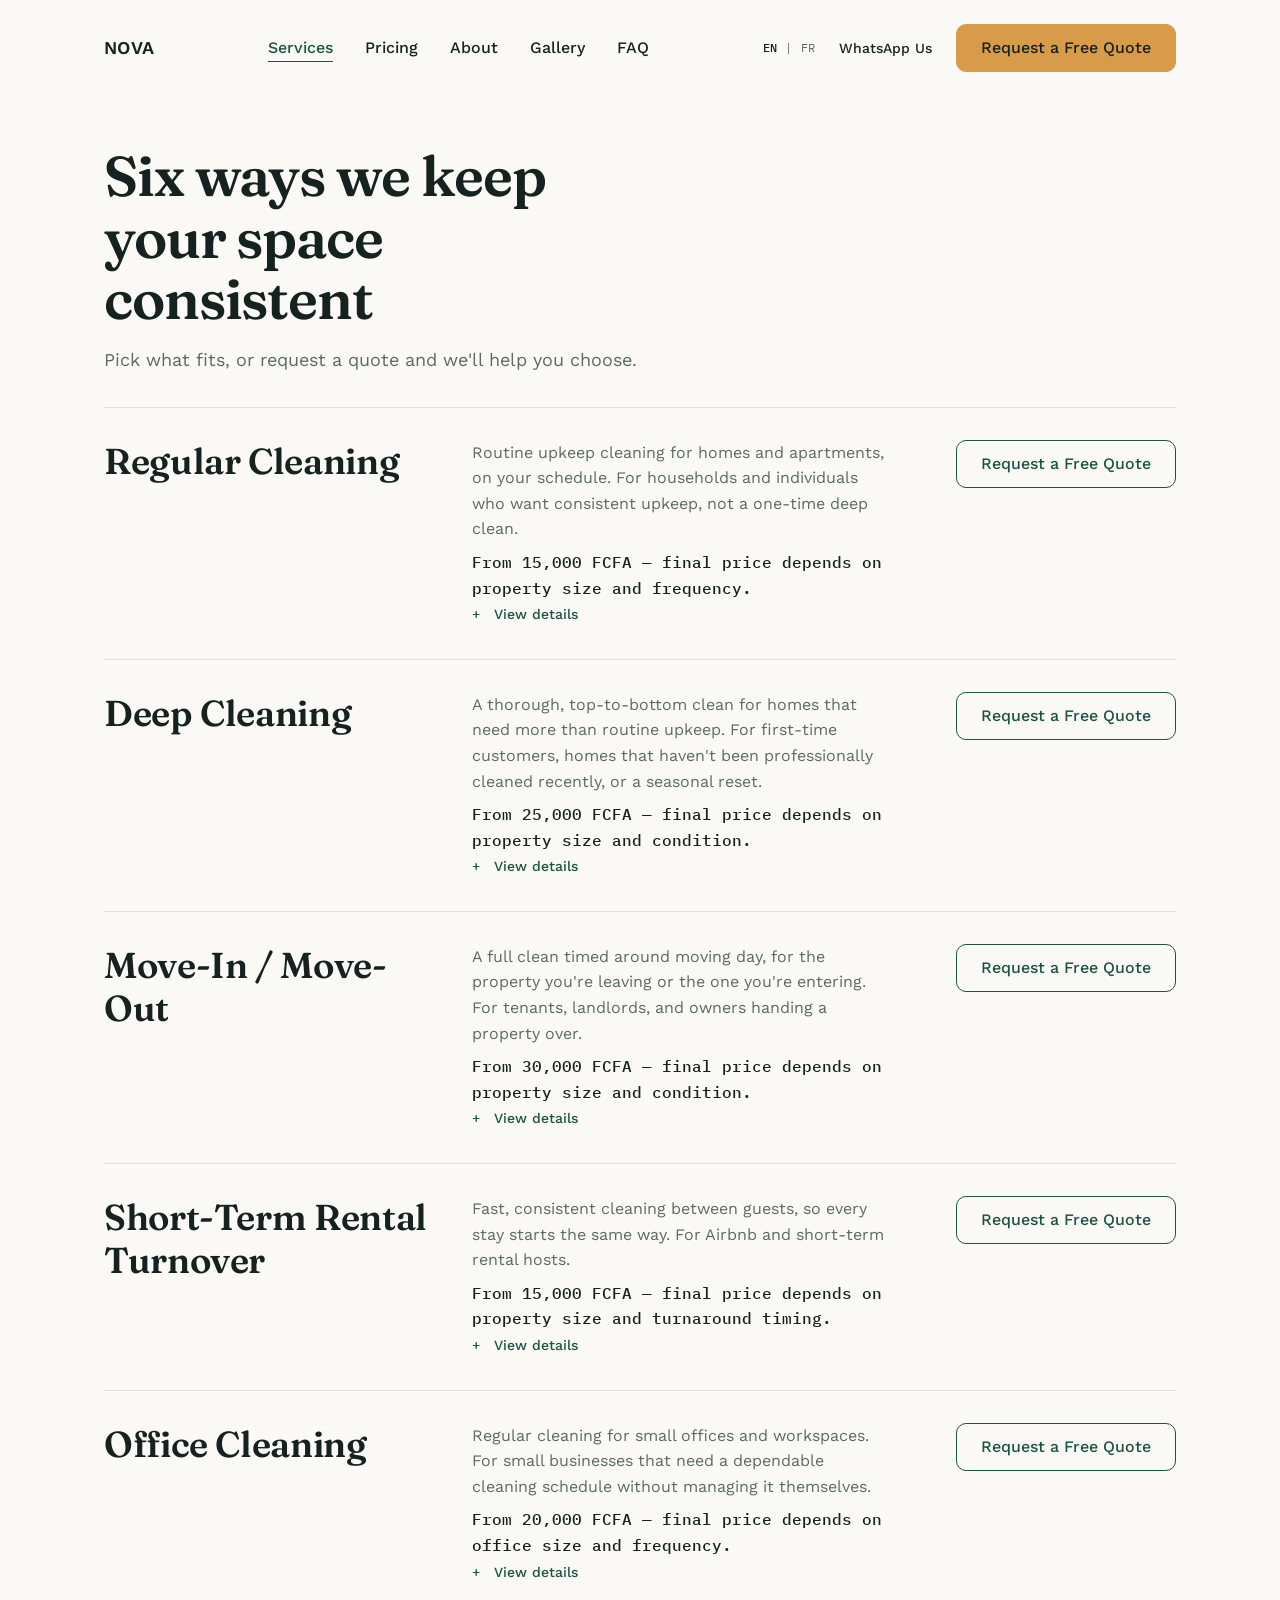
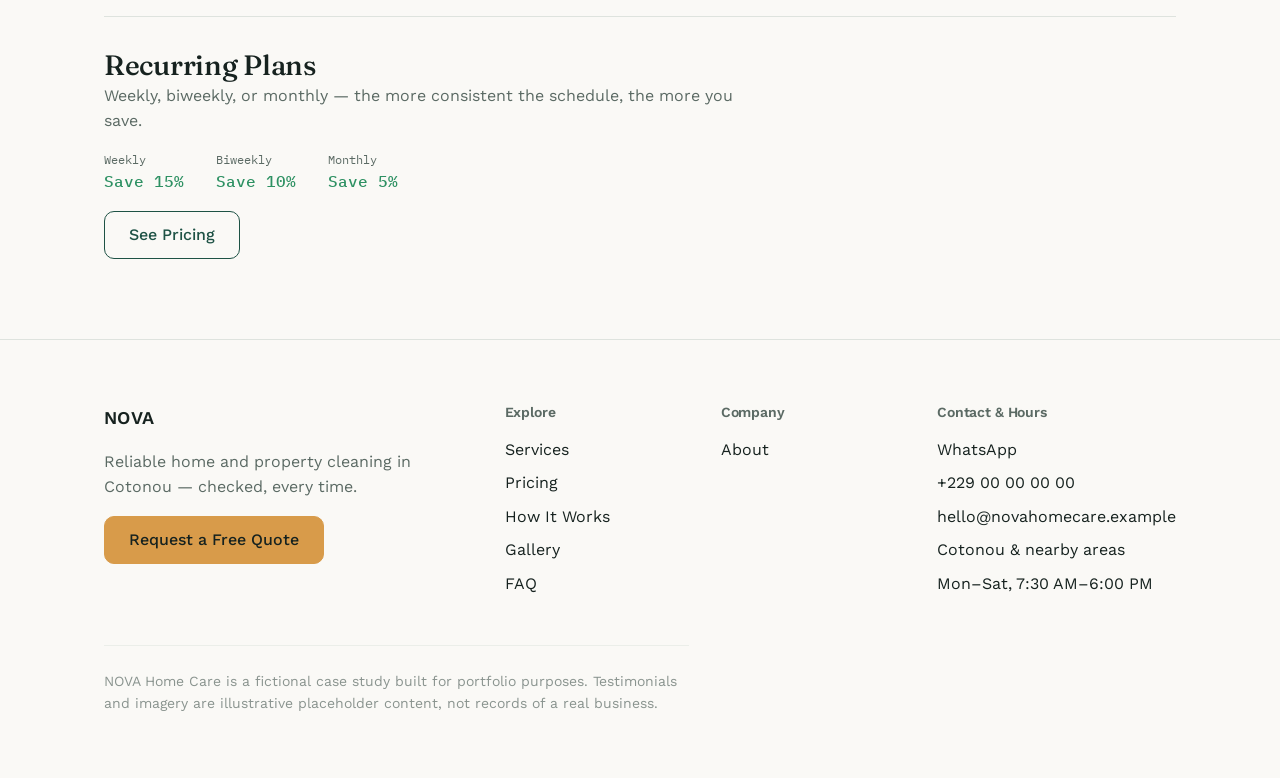
<file: services.html>
<!DOCTYPE html>
<html lang="en" class="no-js">
<head>
  <meta charset="UTF-8">
  <meta name="viewport" content="width=device-width, initial-scale=1.0">
  <title>Services — NOVA Home Care</title>
  <meta name="description" content="Regular Cleaning, Deep Cleaning, Move-In/Move-Out, Short-Term Rental Turnover, and Office Cleaning in Cotonou.">
  <link rel="alternate" hreflang="en" href="services.html">
  <link rel="alternate" hreflang="fr" href="fr/services.html">
  <link rel="alternate" hreflang="x-default" href="services.html">
  <link rel="stylesheet" href="css/tokens.css">
  <link rel="stylesheet" href="css/base.css">
  <link rel="stylesheet" href="css/layout.css">
  <link rel="stylesheet" href="css/components.css">
  <link rel="stylesheet" href="css/utilities.css">
</head>
<body>
  <a href="#main" class="skip-link">Skip to main content</a>

  <header class="site-header">
    <div class="container site-header__bar">
      <a href="index.html" class="wordmark">NOVA</a>
      <nav class="primary-nav" aria-label="Primary">
        <ul>
          <li><a href="services.html" aria-current="page">Services</a></li>
          <li><a href="pricing.html">Pricing</a></li>
          <li><a href="about.html">About</a></li>
          <li><a href="gallery.html">Gallery</a></li>
          <li><a href="faq.html">FAQ</a></li>
        </ul>
      </nav>
      <div class="header-actions">
        <nav class="lang-switch" aria-label="Change language">
          <span aria-current="true">EN</span>
          <span class="lang-switch__divider">|</span>
          <a href="fr/services.html" lang="fr" hreflang="fr">FR</a>
        </nav>
        <a class="whatsapp-link" href="https://wa.me/22900000000">WhatsApp Us</a>
        <a class="btn btn--primary" href="quote.html">Request a Free Quote</a>
        <button class="nav-toggle" type="button" aria-expanded="false" aria-controls="nav-drawer" aria-label="Open menu">
          <span class="nav-toggle__icon"></span>
        </button>
      </div>
    </div>
  </header>

  <div class="nav-overlay"></div>
  <div class="nav-drawer" id="nav-drawer" role="dialog" aria-modal="true" aria-label="Menu">
    <button class="nav-drawer__close" type="button" aria-label="Close menu">&times;</button>
    <ul class="nav-drawer__list">
      <li><a href="services.html" aria-current="page">Services</a></li>
      <li><a href="pricing.html">Pricing</a></li>
      <li><a href="about.html">About</a></li>
      <li><a href="gallery.html">Gallery</a></li>
      <li><a href="faq.html">FAQ</a></li>
    </ul>
    <div class="nav-drawer__actions">
      <a class="btn btn--secondary" href="https://wa.me/22900000000">WhatsApp Us</a>
      <a class="btn btn--primary btn--block" href="quote.html">Request a Free Quote</a>
    </div>
    <nav class="lang-switch nav-drawer__lang" aria-label="Change language">
      <span aria-current="true">English</span>
      <span class="lang-switch__divider">|</span>
      <a href="fr/services.html" lang="fr" hreflang="fr">Français</a>
    </nav>
  </div>

  <main id="main">
    <section class="section">
      <div class="container">
        <div class="section-heading">
          <h1>Six ways we keep your space consistent</h1>
          <p class="section-heading__lede">Pick what fits, or request a quote and we'll help you choose.</p>
        </div>

        <div class="service-list">

          <article class="service-row" id="regular-cleaning">
            <div>
              <h2 class="service-row__name">Regular Cleaning</h2>
            </div>
            <div>
              <p class="service-row__desc">Routine upkeep cleaning for homes and apartments, on your schedule. For households and individuals who want consistent upkeep, not a one-time deep clean.</p>
              <p class="service-row__price">From 15,000 FCFA — final price depends on property size and frequency.</p>
              <details>
                <summary>View details</summary>
                <div class="service-row__detail">
                  <p><strong>Included:</strong> Kitchen and bathroom surfaces, floors, dusting, general tidying, and trash removal.</p>
                  <p><strong>Not included:</strong> Laundry, dishwashing, the interior of the oven or fridge, and exterior windows.</p>
                </div>
              </details>
            </div>
            <div class="service-row__actions">
              <a class="btn btn--secondary" href="quote.html?service=Regular%20Cleaning">Request a Free Quote</a>
            </div>
          </article>

          <article class="service-row" id="deep-cleaning">
            <div>
              <h2 class="service-row__name">Deep Cleaning</h2>
            </div>
            <div>
              <p class="service-row__desc">A thorough, top-to-bottom clean for homes that need more than routine upkeep. For first-time customers, homes that haven't been professionally cleaned recently, or a seasonal reset.</p>
              <p class="service-row__price">From 25,000 FCFA — final price depends on property size and condition.</p>
              <details>
                <summary>View details</summary>
                <div class="service-row__detail">
                  <p><strong>Included:</strong> Everything in Regular Cleaning, plus the interior of the oven and fridge, baseboards, light fixtures, and detailed bathroom descaling.</p>
                  <p><strong>Not included:</strong> Carpet or upholstery steam cleaning, exterior window cleaning, and pest or mold treatment.</p>
                </div>
              </details>
            </div>
            <div class="service-row__actions">
              <a class="btn btn--secondary" href="quote.html?service=Deep%20Cleaning">Request a Free Quote</a>
            </div>
          </article>

          <article class="service-row" id="move-in-move-out">
            <div>
              <h2 class="service-row__name">Move-In / Move-Out</h2>
            </div>
            <div>
              <p class="service-row__desc">A full clean timed around moving day, for the property you're leaving or the one you're entering. For tenants, landlords, and owners handing a property over.</p>
              <p class="service-row__price">From 30,000 FCFA — final price depends on property size and condition.</p>
              <details>
                <summary>View details</summary>
                <div class="service-row__detail">
                  <p><strong>Included:</strong> A full empty-property clean — every room, inside cabinets and closets, inside the oven and fridge, floors, light fixtures, and switches.</p>
                  <p><strong>Not included:</strong> Repairs, painting, or debris removal beyond normal cleaning waste. This service prepares the property according to the agreed cleaning scope — it doesn't guarantee your deposit back.</p>
                </div>
              </details>
            </div>
            <div class="service-row__actions">
              <a class="btn btn--secondary" href="quote.html?service=Move-In%2FMove-Out">Request a Free Quote</a>
            </div>
          </article>

          <article class="service-row" id="short-term-rental">
            <div>
              <h2 class="service-row__name">Short-Term Rental Turnover</h2>
            </div>
            <div>
              <p class="service-row__desc">Fast, consistent cleaning between guests, so every stay starts the same way. For Airbnb and short-term rental hosts.</p>
              <p class="service-row__price">From 15,000 FCFA — final price depends on property size and turnaround timing.</p>
              <details>
                <summary>View details</summary>
                <div class="service-row__detail">
                  <p><strong>Included:</strong> Bathroom and kitchen reset, surface wiping, floors, trash removal, and a bed linen change where linens are provided on-site.</p>
                  <p><strong>Not included:</strong> Laundering linens off-site, restocking host consumables (toiletries, coffee, etc.), and maintenance or repairs.</p>
                </div>
              </details>
            </div>
            <div class="service-row__actions">
              <a class="btn btn--secondary" href="quote.html?service=Short-Term%20Rental%20Turnover">Request a Free Quote</a>
            </div>
          </article>

          <article class="service-row" id="office-cleaning">
            <div>
              <h2 class="service-row__name">Office Cleaning</h2>
            </div>
            <div>
              <p class="service-row__desc">Regular cleaning for small offices and workspaces. For small businesses that need a dependable cleaning schedule without managing it themselves.</p>
              <p class="service-row__price">From 20,000 FCFA — final price depends on office size and frequency.</p>
              <details>
                <summary>View details</summary>
                <div class="service-row__detail">
                  <p><strong>Included:</strong> Workstation surfaces, floors, common areas, break room, restrooms, and trash removal.</p>
                  <p><strong>Not included:</strong> IT equipment cleaning, exterior windows, and deep carpet cleaning.</p>
                </div>
              </details>
            </div>
            <div class="service-row__actions">
              <a class="btn btn--secondary" href="quote.html?service=Office%20Cleaning">Request a Free Quote</a>
            </div>
          </article>

        </div>

        <div class="recurring-band" id="recurring-plans">
          <h2>Recurring Plans</h2>
          <p class="text-secondary">Weekly, biweekly, or monthly — the more consistent the schedule, the more you save.</p>
          <dl class="discount-list">
            <div><dt>Weekly</dt><dd>Save 15%</dd></div>
            <div><dt>Biweekly</dt><dd>Save 10%</dd></div>
            <div><dt>Monthly</dt><dd>Save 5%</dd></div>
          </dl>
          <a class="btn btn--secondary" href="pricing.html">See Pricing</a>
        </div>

      </div>
    </section>
  </main>

  <footer class="site-footer">
    <div class="container">
      <div class="footer-grid">
        <div class="footer-group footer-brand">
          <p class="wordmark">NOVA</p>
          <p class="footer-brand__statement">Reliable home and property cleaning in Cotonou — checked, every time.</p>
          <a class="btn btn--primary" href="quote.html">Request a Free Quote</a>
        </div>
        <div class="footer-group">
          <h2>Explore</h2>
          <ul>
            <li><a href="services.html">Services</a></li>
            <li><a href="pricing.html">Pricing</a></li>
            <li><a href="index.html#how-it-works">How It Works</a></li>
            <li><a href="gallery.html">Gallery</a></li>
            <li><a href="faq.html">FAQ</a></li>
          </ul>
        </div>
        <div class="footer-group">
          <h2>Company</h2>
          <ul>
            <li><a href="about.html">About</a></li>
          </ul>
        </div>
        <div class="footer-group">
          <h2>Contact &amp; Hours</h2>
          <ul>
            <li><a href="https://wa.me/22900000000">WhatsApp</a></li>
            <li><a href="tel:+22900000000">+229 00 00 00 00</a></li>
            <li><a href="mailto:hello@novahomecare.example">hello@novahomecare.example</a></li>
            <li>Cotonou &amp; nearby areas</li>
            <li>Mon–Sat, 7:30 AM–6:00 PM</li>
          </ul>
        </div>
      </div>
      <p class="footer-bottom">NOVA Home Care is a fictional case study built for portfolio purposes. Testimonials and imagery are illustrative placeholder content, not records of a real business.</p>
    </div>
  </footer>

  <script src="js/main.js" defer></script>
  <script src="js/navigation.js" defer></script>
</body>
</html>
</file>
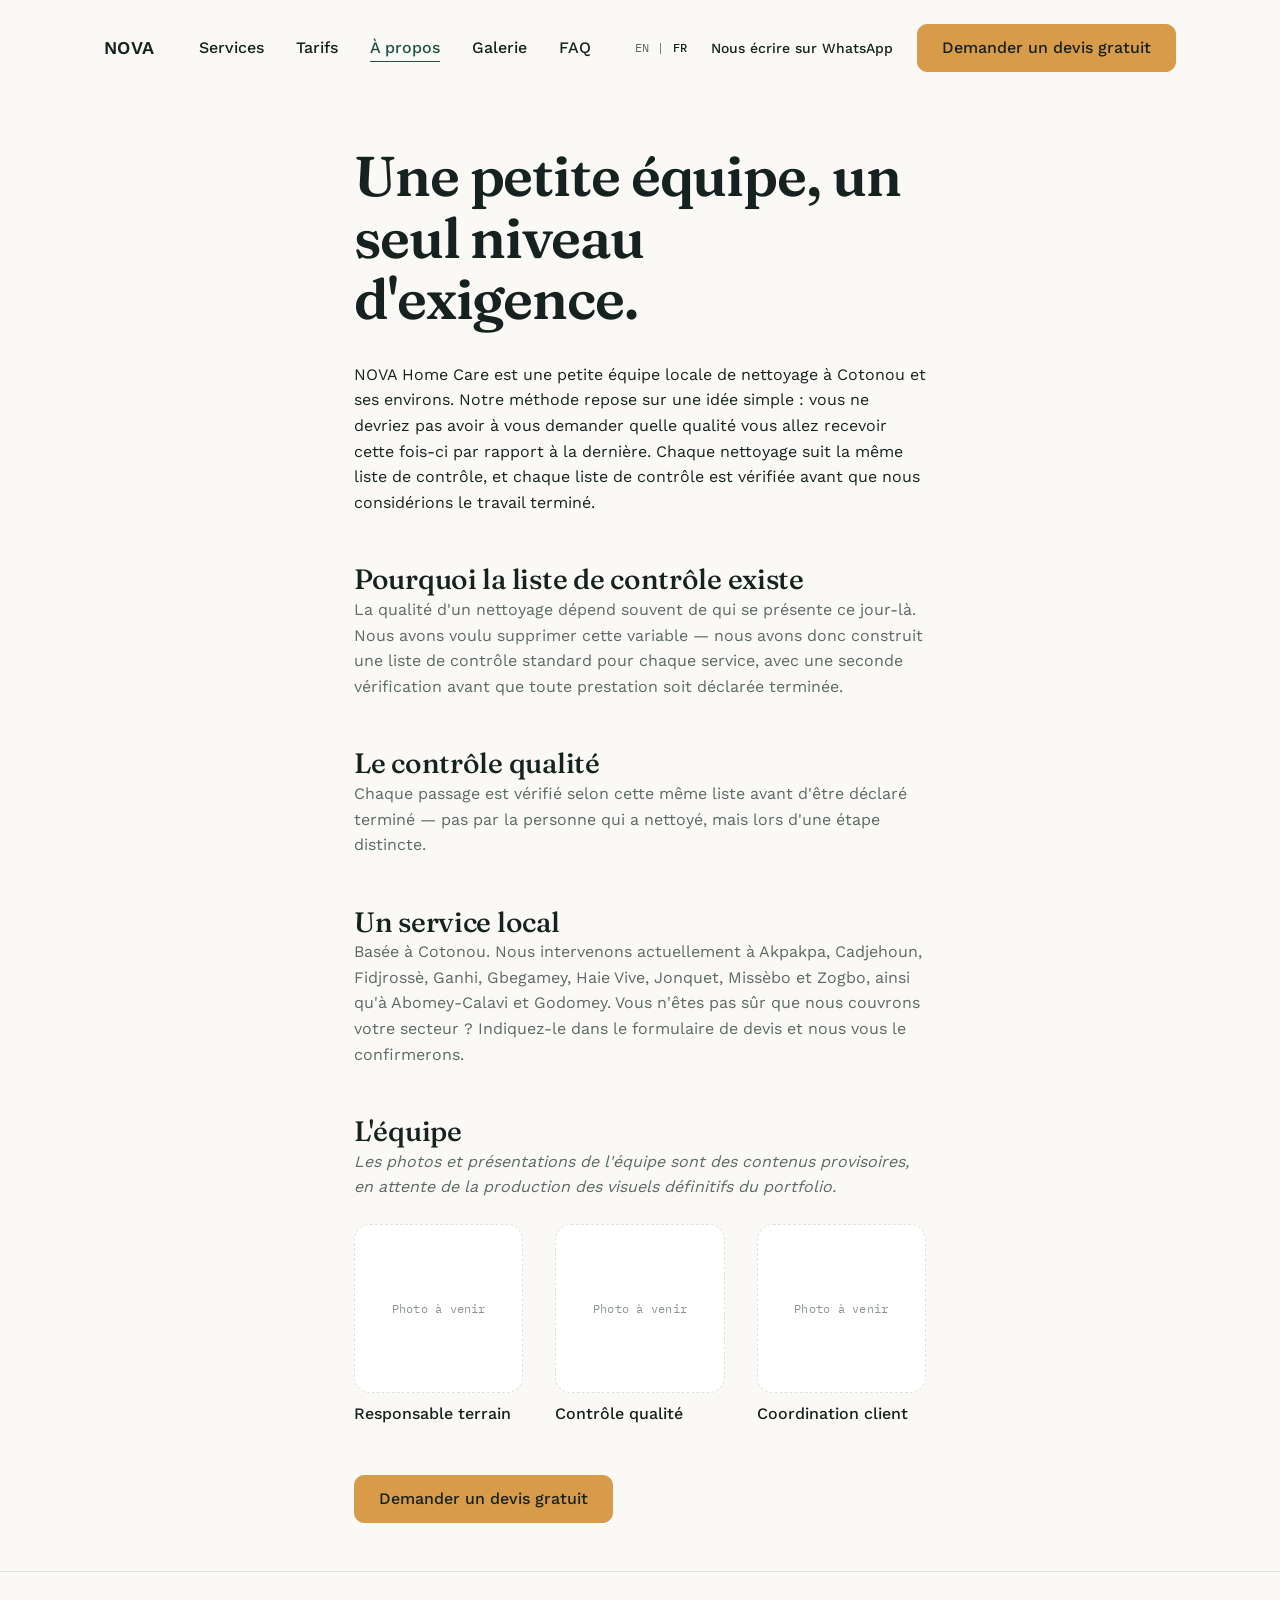
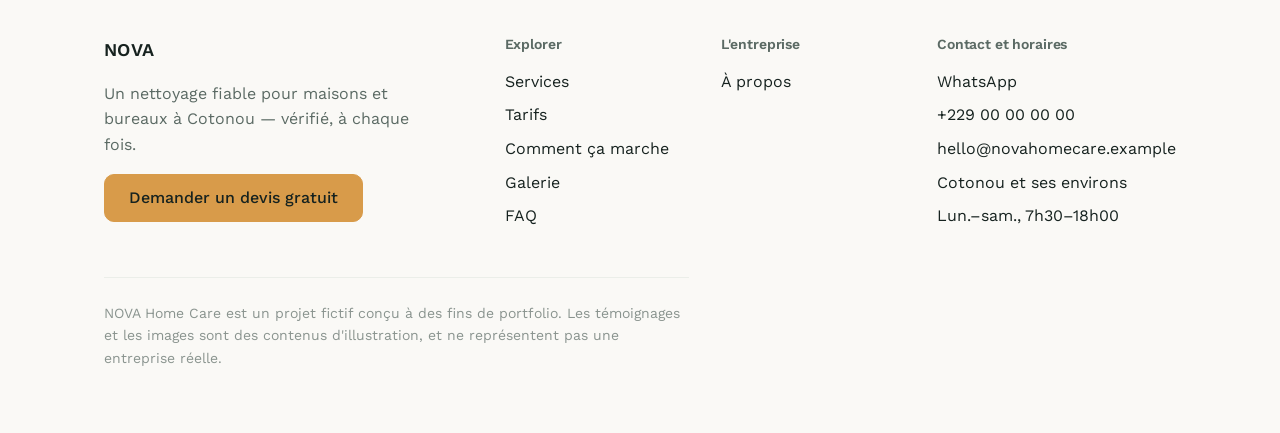
<file: fr/about.html>
<!DOCTYPE html>
<html lang="fr" class="no-js">
<head>
  <meta charset="UTF-8">
  <meta name="viewport" content="width=device-width, initial-scale=1.0">
  <title>À propos — NOVA Home Care</title>
  <meta name="description" content="Une petite équipe locale de nettoyage à Cotonou et ses environs — et pourquoi nous travaillons à partir d'une liste de contrôle.">
  <link rel="alternate" hreflang="en" href="../about.html">
  <link rel="alternate" hreflang="fr" href="about.html">
  <link rel="alternate" hreflang="x-default" href="../about.html">
  <link rel="stylesheet" href="../css/tokens.css">
  <link rel="stylesheet" href="../css/base.css">
  <link rel="stylesheet" href="../css/layout.css">
  <link rel="stylesheet" href="../css/components.css">
  <link rel="stylesheet" href="../css/utilities.css">
</head>
<body>
  <a href="#main" class="skip-link">Passer au contenu principal</a>

  <header class="site-header">
    <div class="container site-header__bar">
      <a href="index.html" class="wordmark">NOVA</a>
      <nav class="primary-nav" aria-label="Principal">
        <ul>
          <li><a href="services.html">Services</a></li>
          <li><a href="pricing.html">Tarifs</a></li>
          <li><a href="about.html" aria-current="page">À propos</a></li>
          <li><a href="gallery.html">Galerie</a></li>
          <li><a href="faq.html">FAQ</a></li>
        </ul>
      </nav>
      <div class="header-actions">
        <nav class="lang-switch" aria-label="Changer de langue">
          <a href="../about.html" lang="en" hreflang="en">EN</a>
          <span class="lang-switch__divider">|</span>
          <span aria-current="true">FR</span>
        </nav>
        <a class="whatsapp-link" href="https://wa.me/22900000000">Nous écrire sur WhatsApp</a>
        <a class="btn btn--primary" href="quote.html">Demander un devis gratuit</a>
        <button class="nav-toggle" type="button" aria-expanded="false" aria-controls="nav-drawer" aria-label="Ouvrir le menu">
          <span class="nav-toggle__icon"></span>
        </button>
      </div>
    </div>
  </header>

  <div class="nav-overlay"></div>
  <div class="nav-drawer" id="nav-drawer" role="dialog" aria-modal="true" aria-label="Menu">
    <button class="nav-drawer__close" type="button" aria-label="Fermer le menu">&times;</button>
    <ul class="nav-drawer__list">
      <li><a href="services.html">Services</a></li>
      <li><a href="pricing.html">Tarifs</a></li>
      <li><a href="about.html" aria-current="page">À propos</a></li>
      <li><a href="gallery.html">Galerie</a></li>
      <li><a href="faq.html">FAQ</a></li>
    </ul>
    <div class="nav-drawer__actions">
      <a class="btn btn--secondary" href="https://wa.me/22900000000">Nous écrire sur WhatsApp</a>
      <a class="btn btn--primary btn--block" href="quote.html">Demander un devis gratuit</a>
    </div>
    <nav class="lang-switch nav-drawer__lang" aria-label="Changer de langue">
      <a href="../about.html" lang="en" hreflang="en">English</a>
      <span class="lang-switch__divider">|</span>
      <span aria-current="true">Français</span>
    </nav>
  </div>

  <main id="main">
    <section class="section">
      <div class="container" style="max-width: 70ch;">
        <h1>Une petite équipe, un seul niveau d'exigence.</h1>

        <p style="margin-top: var(--space-4);">NOVA Home Care est une petite équipe locale de nettoyage à Cotonou et ses environs. Notre méthode repose sur une idée simple : vous ne devriez pas avoir à vous demander quelle qualité vous allez recevoir cette fois-ci par rapport à la dernière. Chaque nettoyage suit la même liste de contrôle, et chaque liste de contrôle est vérifiée avant que nous considérions le travail terminé.</p>

        <h2 style="margin-top: var(--space-5); font-size: var(--text-xl);">Pourquoi la liste de contrôle existe</h2>
        <p class="text-secondary">La qualité d'un nettoyage dépend souvent de qui se présente ce jour-là. Nous avons voulu supprimer cette variable — nous avons donc construit une liste de contrôle standard pour chaque service, avec une seconde vérification avant que toute prestation soit déclarée terminée.</p>

        <h2 style="margin-top: var(--space-5); font-size: var(--text-xl);">Le contrôle qualité</h2>
        <p class="text-secondary">Chaque passage est vérifié selon cette même liste avant d'être déclaré terminé — pas par la personne qui a nettoyé, mais lors d'une étape distincte.</p>

        <h2 style="margin-top: var(--space-5); font-size: var(--text-xl);">Un service local</h2>
        <p class="text-secondary">Basée à Cotonou. Nous intervenons actuellement à Akpakpa, Cadjehoun, Fidjrossè, Ganhi, Gbegamey, Haie Vive, Jonquet, Missèbo et Zogbo, ainsi qu'à Abomey-Calavi et Godomey. Vous n'êtes pas sûr que nous couvrons votre secteur ? Indiquez-le dans le formulaire de devis et nous vous le confirmerons.</p>

        <h2 style="margin-top: var(--space-5); font-size: var(--text-xl);">L'équipe</h2>
        <p class="text-secondary" style="margin-bottom: var(--space-3);">
          <span class="tbd">Les photos et présentations de l'équipe sont des contenus provisoires, en attente de la production des visuels définitifs du portfolio.</span>
        </p>
        <div class="grid grid--3">
          <div>
            <div class="media-placeholder" style="aspect-ratio: 1; border-radius: var(--radius-lg);" role="img" aria-label="Photo d'équipe provisoire">Photo à venir</div>
            <p style="margin-top: var(--space-1); font-weight: var(--weight-medium);">Responsable terrain</p>
          </div>
          <div>
            <div class="media-placeholder" style="aspect-ratio: 1; border-radius: var(--radius-lg);" role="img" aria-label="Photo d'équipe provisoire">Photo à venir</div>
            <p style="margin-top: var(--space-1); font-weight: var(--weight-medium);">Contrôle qualité</p>
          </div>
          <div>
            <div class="media-placeholder" style="aspect-ratio: 1; border-radius: var(--radius-lg);" role="img" aria-label="Photo d'équipe provisoire">Photo à venir</div>
            <p style="margin-top: var(--space-1); font-weight: var(--weight-medium);">Coordination client</p>
          </div>
        </div>

        <p style="margin-top: var(--space-5);"><a class="btn btn--primary" href="quote.html">Demander un devis gratuit</a></p>
      </div>
    </section>
  </main>

  <footer class="site-footer">
    <div class="container">
      <div class="footer-grid">
        <div class="footer-group footer-brand">
          <p class="wordmark">NOVA</p>
          <p class="footer-brand__statement">Un nettoyage fiable pour maisons et bureaux à Cotonou — vérifié, à chaque fois.</p>
          <a class="btn btn--primary" href="quote.html">Demander un devis gratuit</a>
        </div>
        <div class="footer-group">
          <h2>Explorer</h2>
          <ul>
            <li><a href="services.html">Services</a></li>
            <li><a href="pricing.html">Tarifs</a></li>
            <li><a href="index.html#how-it-works">Comment ça marche</a></li>
            <li><a href="gallery.html">Galerie</a></li>
            <li><a href="faq.html">FAQ</a></li>
          </ul>
        </div>
        <div class="footer-group">
          <h2>L'entreprise</h2>
          <ul>
            <li><a href="about.html">À propos</a></li>
          </ul>
        </div>
        <div class="footer-group">
          <h2>Contact et horaires</h2>
          <ul>
            <li><a href="https://wa.me/22900000000">WhatsApp</a></li>
            <li><a href="tel:+22900000000">+229 00 00 00 00</a></li>
            <li><a href="mailto:hello@novahomecare.example">hello@novahomecare.example</a></li>
            <li>Cotonou et ses environs</li>
            <li>Lun.–sam., 7h30–18h00</li>
          </ul>
        </div>
      </div>
      <p class="footer-bottom">NOVA Home Care est un projet fictif conçu à des fins de portfolio. Les témoignages et les images sont des contenus d'illustration, et ne représentent pas une entreprise réelle.</p>
    </div>
  </footer>

  <script src="../js/main.js" defer></script>
  <script src="../js/navigation.js" defer></script>
</body>
</html>
</file>
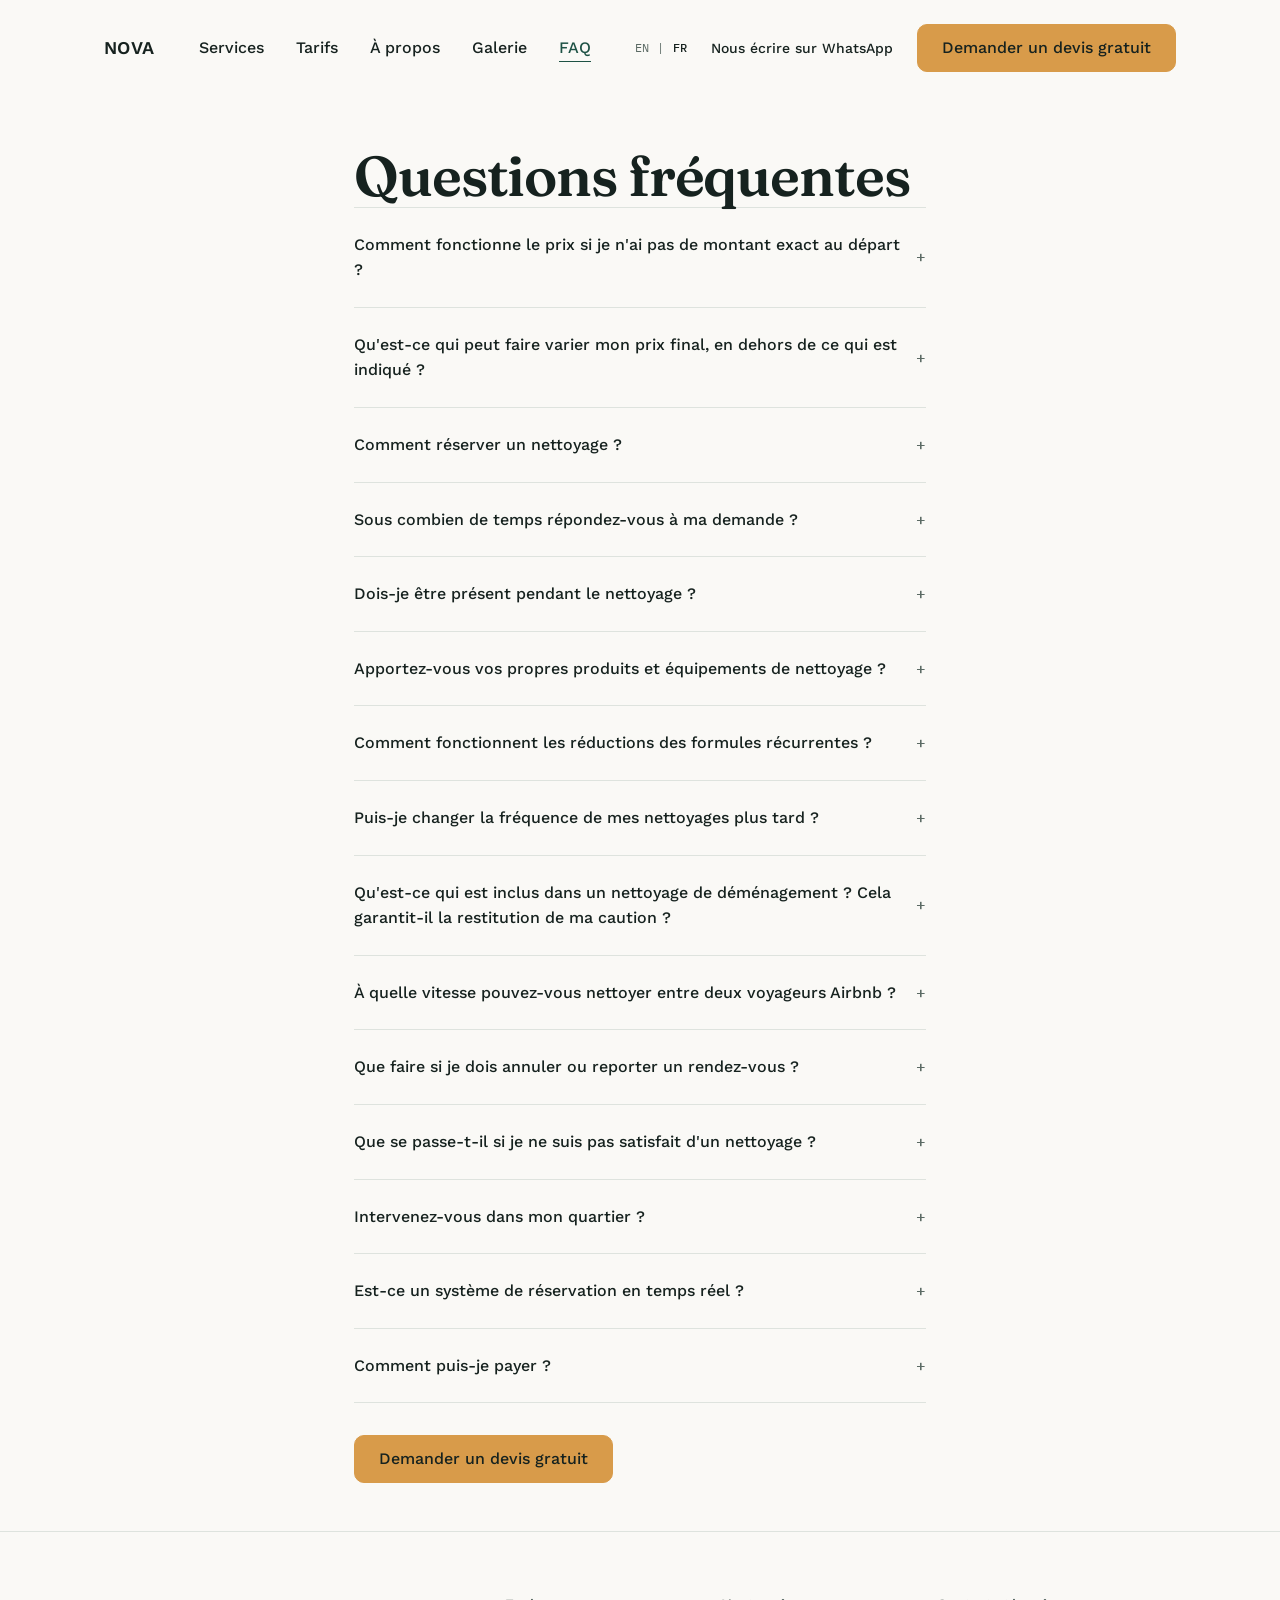
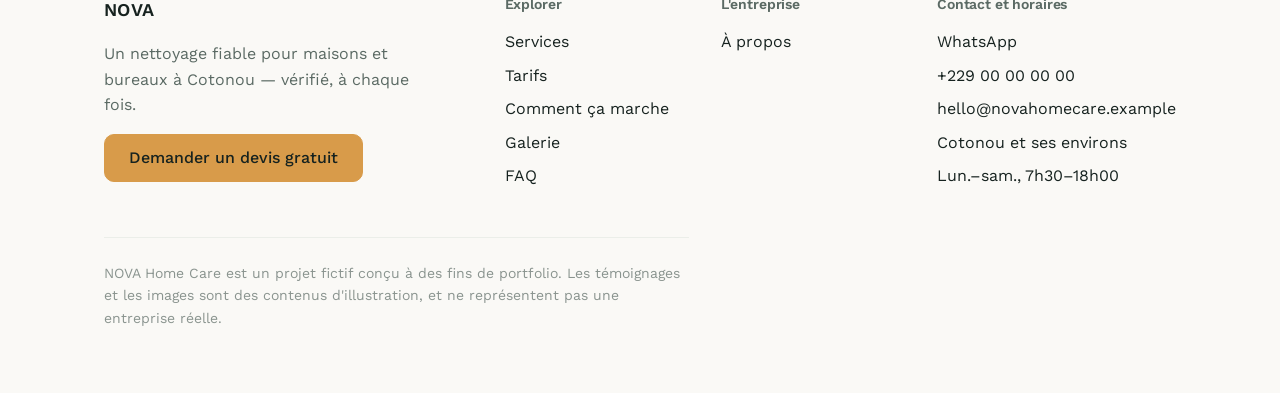
<file: fr/faq.html>
<!DOCTYPE html>
<html lang="fr" class="no-js">
<head>
  <meta charset="UTF-8">
  <meta name="viewport" content="width=device-width, initial-scale=1.0">
  <title>FAQ — NOVA Home Care</title>
  <meta name="description" content="Réponses aux questions fréquentes sur les tarifs, la planification et le fonctionnement de NOVA.">
  <link rel="alternate" hreflang="en" href="../faq.html">
  <link rel="alternate" hreflang="fr" href="faq.html">
  <link rel="alternate" hreflang="x-default" href="../faq.html">
  <link rel="stylesheet" href="../css/tokens.css">
  <link rel="stylesheet" href="../css/base.css">
  <link rel="stylesheet" href="../css/layout.css">
  <link rel="stylesheet" href="../css/components.css">
  <link rel="stylesheet" href="../css/utilities.css">
</head>
<body>
  <a href="#main" class="skip-link">Passer au contenu principal</a>

  <header class="site-header">
    <div class="container site-header__bar">
      <a href="index.html" class="wordmark">NOVA</a>
      <nav class="primary-nav" aria-label="Principal">
        <ul>
          <li><a href="services.html">Services</a></li>
          <li><a href="pricing.html">Tarifs</a></li>
          <li><a href="about.html">À propos</a></li>
          <li><a href="gallery.html">Galerie</a></li>
          <li><a href="faq.html" aria-current="page">FAQ</a></li>
        </ul>
      </nav>
      <div class="header-actions">
        <nav class="lang-switch" aria-label="Changer de langue">
          <a href="../faq.html" lang="en" hreflang="en">EN</a>
          <span class="lang-switch__divider">|</span>
          <span aria-current="true">FR</span>
        </nav>
        <a class="whatsapp-link" href="https://wa.me/22900000000">Nous écrire sur WhatsApp</a>
        <a class="btn btn--primary" href="quote.html">Demander un devis gratuit</a>
        <button class="nav-toggle" type="button" aria-expanded="false" aria-controls="nav-drawer" aria-label="Ouvrir le menu">
          <span class="nav-toggle__icon"></span>
        </button>
      </div>
    </div>
  </header>

  <div class="nav-overlay"></div>
  <div class="nav-drawer" id="nav-drawer" role="dialog" aria-modal="true" aria-label="Menu">
    <button class="nav-drawer__close" type="button" aria-label="Fermer le menu">&times;</button>
    <ul class="nav-drawer__list">
      <li><a href="services.html">Services</a></li>
      <li><a href="pricing.html">Tarifs</a></li>
      <li><a href="about.html">À propos</a></li>
      <li><a href="gallery.html">Galerie</a></li>
      <li><a href="faq.html" aria-current="page">FAQ</a></li>
    </ul>
    <div class="nav-drawer__actions">
      <a class="btn btn--secondary" href="https://wa.me/22900000000">Nous écrire sur WhatsApp</a>
      <a class="btn btn--primary btn--block" href="quote.html">Demander un devis gratuit</a>
    </div>
    <nav class="lang-switch nav-drawer__lang" aria-label="Changer de langue">
      <a href="../faq.html" lang="en" hreflang="en">English</a>
      <span class="lang-switch__divider">|</span>
      <span aria-current="true">Français</span>
    </nav>
  </div>

  <main id="main">
    <section class="section">
      <div class="container" style="max-width: 70ch;">
        <h1>Questions fréquentes</h1>

        <div class="faq-list">

          <details class="faq-item">
            <summary>Comment fonctionne le prix si je n'ai pas de montant exact au départ ?</summary>
            <div class="faq-item__answer"><p>Nous publions de vrais prix de départ pour chaque service. Votre montant exact dépend de la taille du logement, de son état et de la fréquence choisie — nous confirmons le prix final en répondant à votre demande de devis.</p></div>
          </details>

          <details class="faq-item">
            <summary>Qu'est-ce qui peut faire varier mon prix final, en dehors de ce qui est indiqué ?</summary>
            <div class="faq-item__answer"><p>Uniquement la taille du logement, son état, et la fréquence choisie. Il n'y a pas de catalogue d'options séparées, ni de frais cachés — le prix de départ est le vrai prix pour la plus petite version de ce service.</p></div>
          </details>

          <details class="faq-item">
            <summary>Comment réserver un nettoyage ?</summary>
            <div class="faq-item__answer"><p>Demandez un devis gratuit via notre formulaire ou WhatsApp. Nous répondons sous 2 heures ouvrées pour confirmer la date et le prix.</p></div>
          </details>

          <details class="faq-item">
            <summary>Sous combien de temps répondez-vous à ma demande ?</summary>
            <div class="faq-item__answer"><p>Sous 2 heures ouvrées, pendant nos horaires d'ouverture : lundi–samedi, 7h30–18h00. Les demandes envoyées en dehors de ces horaires reçoivent une réponse dès notre réouverture.</p></div>
          </details>

          <details class="faq-item">
            <summary>Dois-je être présent pendant le nettoyage ?</summary>
            <div class="faq-item__answer"><p>Non — vous pouvez être présent, ou organiser un accès à l'avance avec nous (par exemple, une remise de clé ou un code). Nous ne conservons pas les clés par la suite ; l'accès est organisé à nouveau pour chaque passage, sauf accord contraire.</p></div>
          </details>

          <details class="faq-item">
            <summary>Apportez-vous vos propres produits et équipements de nettoyage ?</summary>
            <div class="faq-item__answer"><p>Oui — les produits et équipements de nettoyage standards sont inclus pour le service convenu. Si une surface nécessite un produit spécifique, nous vous le demanderons à l'avance.</p></div>
          </details>

          <details class="faq-item">
            <summary>Comment fonctionnent les réductions des formules récurrentes ?</summary>
            <div class="faq-item__answer"><p>Réservez en formule hebdomadaire et économisez 15 %, toutes les deux semaines et économisez 10 %, ou mensuelle et économisez 5 % sur le prix standard.</p></div>
          </details>

          <details class="faq-item">
            <summary>Puis-je changer la fréquence de mes nettoyages plus tard ?</summary>
            <div class="faq-item__answer"><p>Oui. Vous pouvez changer la fréquence, mettre en pause ou annuler une formule récurrente à tout moment — il suffit de nous prévenir 24 heures avant votre prochain passage prévu afin que nous puissions ajuster le planning.</p></div>
          </details>

          <details class="faq-item">
            <summary>Qu'est-ce qui est inclus dans un nettoyage de déménagement ? Cela garantit-il la restitution de ma caution ?</summary>
            <div class="faq-item__answer"><p>Cela couvre un nettoyage complet du logement vide — toutes les pièces, l'intérieur des placards et penderies, l'intérieur du four et du réfrigérateur, les sols, les luminaires et les interrupteurs. Nous préparons le logement selon le périmètre convenu — nous ne pouvons pas garantir la restitution de votre caution, car cela dépend de l'inspection réalisée par votre propriétaire.</p></div>
          </details>

          <details class="faq-item">
            <summary>À quelle vitesse pouvez-vous nettoyer entre deux voyageurs Airbnb ?</summary>
            <div class="faq-item__answer"><p>Un nettoyage le jour même est généralement possible lorsqu'il y a au moins 3 heures entre le départ et l'arrivée suivante. Faites votre demande via le formulaire de devis en précisant vos horaires, et nous confirmerons la disponibilité avant la date de départ de votre voyageur.</p></div>
          </details>

          <details class="faq-item">
            <summary>Que faire si je dois annuler ou reporter un rendez-vous ?</summary>
            <div class="faq-item__answer"><p>Vous pouvez reporter ou annuler un passage réservé jusqu'à 24 heures à l'avance, sans frais. En cas de délai plus court, il pourra ne pas être possible de s'organiser ce jour-là — prévenez-nous dès que vous le savez et nous ferons notre possible.</p></div>
          </details>

          <details class="faq-item">
            <summary>Que se passe-t-il si je ne suis pas satisfait d'un nettoyage ?</summary>
            <div class="faq-item__answer"><p>Prévenez-nous dans les 24 heures suivant votre passage et nous renvoyons l'équipe nettoyer la zone concernée, sans frais supplémentaires. Cela couvre les zones incluses dans le périmètre convenu.</p></div>
          </details>

          <details class="faq-item">
            <summary>Intervenez-vous dans mon quartier ?</summary>
            <div class="faq-item__answer"><p>Nous intervenons à Cotonou et dans ses environs. Indiquez votre quartier dans le formulaire de devis et nous vous confirmerons la couverture en répondant à votre demande.</p></div>
          </details>

          <details class="faq-item">
            <summary>Est-ce un système de réservation en temps réel ?</summary>
            <div class="faq-item__answer"><p>Pas encore — chaque demande est traitée par notre équipe, qui répond sous 2 heures ouvrées afin de confirmer précisément la date et le prix.</p></div>
          </details>

          <details class="faq-item">
            <summary>Comment puis-je payer ?</summary>
            <div class="faq-item__answer"><p>Par Mobile Money (MTN MoMo ou Moov Money) ou en espèces, à régler une fois la prestation terminée. Pour les formules récurrentes, chaque passage est payé individuellement, sauf accord contraire. Ce site ne traite aucun paiement en ligne — le paiement se fait directement avec l'équipe.</p></div>
          </details>

        </div>

        <p style="margin-top: var(--space-4);"><a class="btn btn--primary" href="quote.html">Demander un devis gratuit</a></p>
      </div>
    </section>
  </main>

  <footer class="site-footer">
    <div class="container">
      <div class="footer-grid">
        <div class="footer-group footer-brand">
          <p class="wordmark">NOVA</p>
          <p class="footer-brand__statement">Un nettoyage fiable pour maisons et bureaux à Cotonou — vérifié, à chaque fois.</p>
          <a class="btn btn--primary" href="quote.html">Demander un devis gratuit</a>
        </div>
        <div class="footer-group">
          <h2>Explorer</h2>
          <ul>
            <li><a href="services.html">Services</a></li>
            <li><a href="pricing.html">Tarifs</a></li>
            <li><a href="index.html#how-it-works">Comment ça marche</a></li>
            <li><a href="gallery.html">Galerie</a></li>
            <li><a href="faq.html">FAQ</a></li>
          </ul>
        </div>
        <div class="footer-group">
          <h2>L'entreprise</h2>
          <ul>
            <li><a href="about.html">À propos</a></li>
          </ul>
        </div>
        <div class="footer-group">
          <h2>Contact et horaires</h2>
          <ul>
            <li><a href="https://wa.me/22900000000">WhatsApp</a></li>
            <li><a href="tel:+22900000000">+229 00 00 00 00</a></li>
            <li><a href="mailto:hello@novahomecare.example">hello@novahomecare.example</a></li>
            <li>Cotonou et ses environs</li>
            <li>Lun.–sam., 7h30–18h00</li>
          </ul>
        </div>
      </div>
      <p class="footer-bottom">NOVA Home Care est un projet fictif conçu à des fins de portfolio. Les témoignages et les images sont des contenus d'illustration, et ne représentent pas une entreprise réelle.</p>
    </div>
  </footer>

  <script src="../js/main.js" defer></script>
  <script src="../js/navigation.js" defer></script>
</body>
</html>
</file>
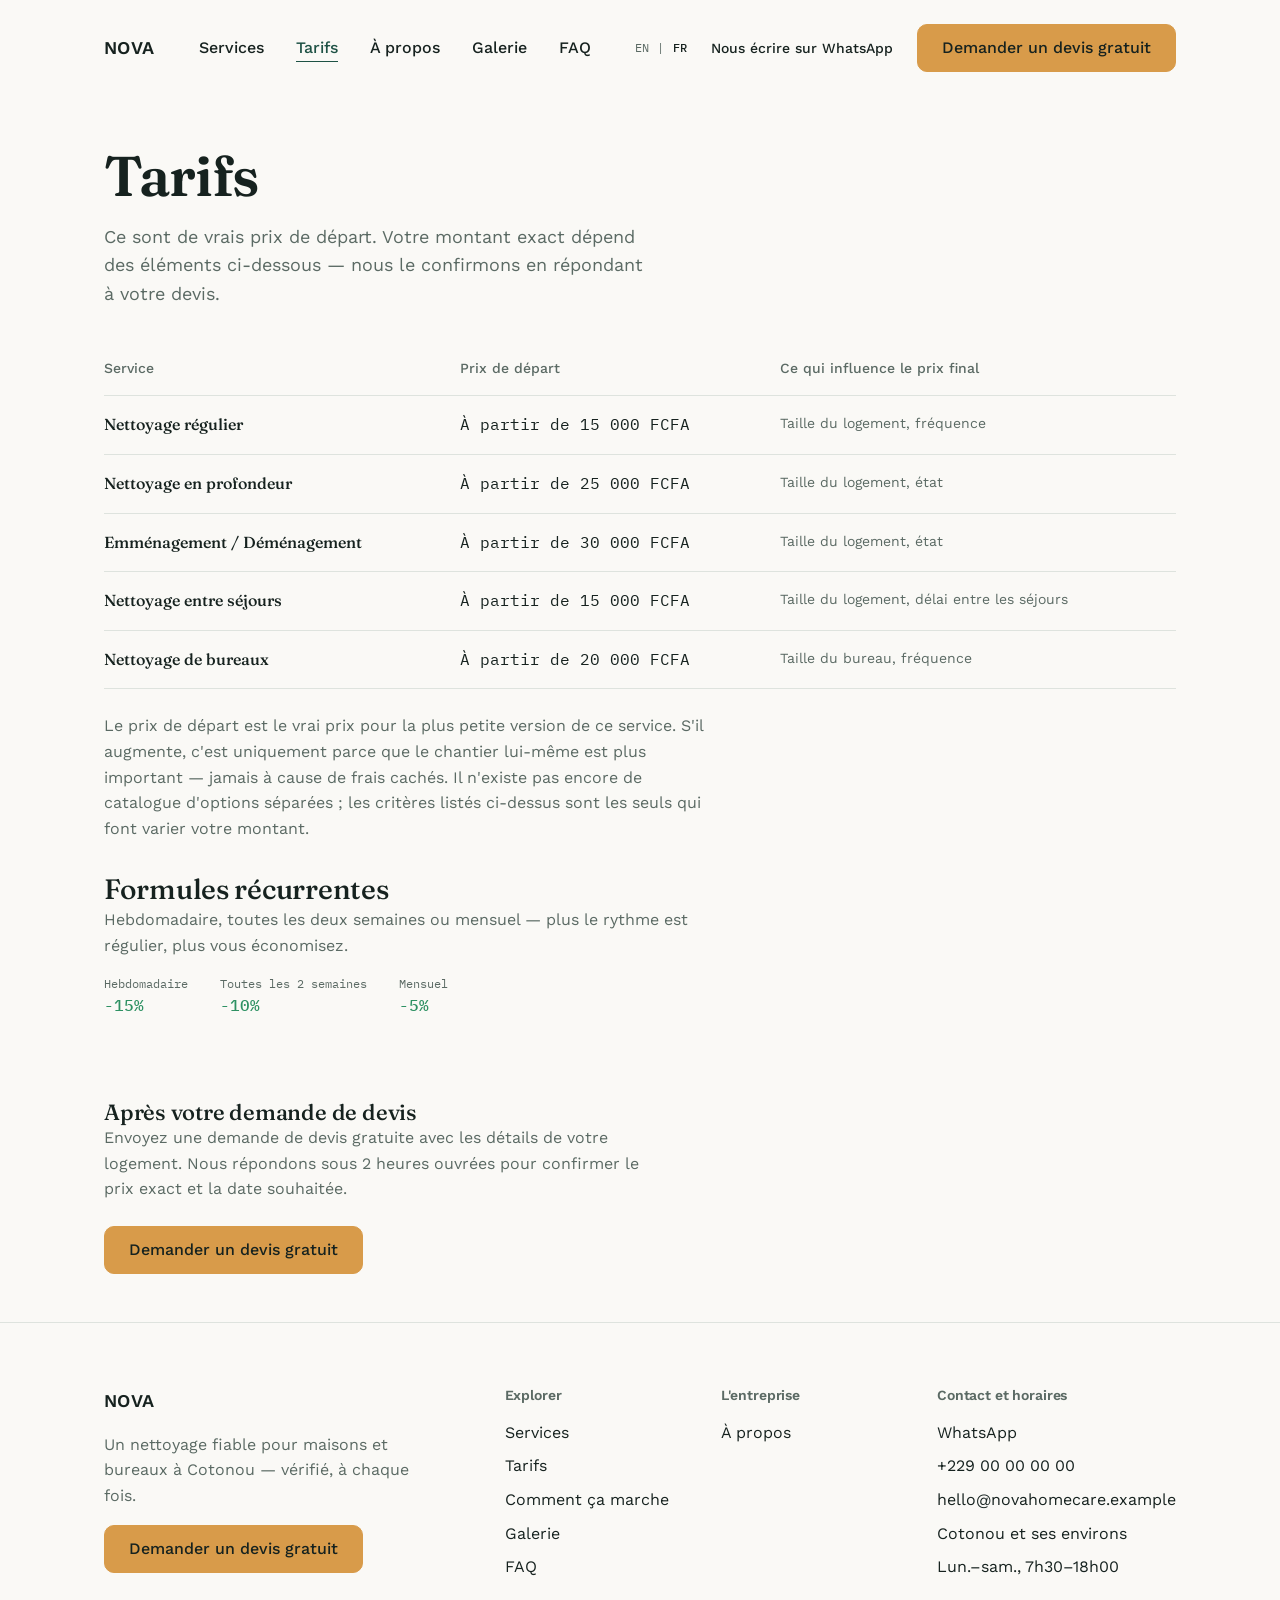
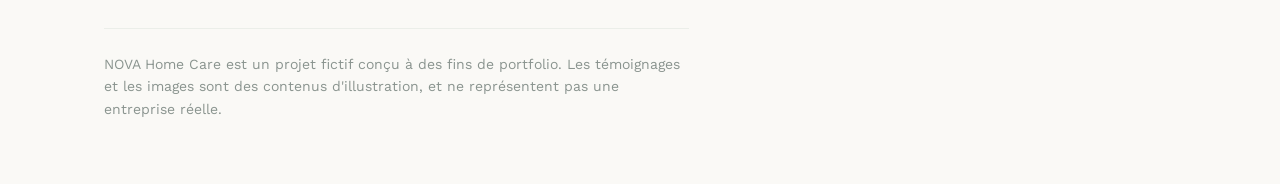
<file: fr/pricing.html>
<!DOCTYPE html>
<html lang="fr" class="no-js">
<head>
  <meta charset="UTF-8">
  <meta name="viewport" content="width=device-width, initial-scale=1.0">
  <title>Tarifs — NOVA Home Care</title>
  <meta name="description" content="Les vrais prix de départ pour chaque service NOVA Home Care, ainsi que les réductions pour formules récurrentes.">
  <link rel="alternate" hreflang="en" href="../pricing.html">
  <link rel="alternate" hreflang="fr" href="pricing.html">
  <link rel="alternate" hreflang="x-default" href="../pricing.html">
  <link rel="stylesheet" href="../css/tokens.css">
  <link rel="stylesheet" href="../css/base.css">
  <link rel="stylesheet" href="../css/layout.css">
  <link rel="stylesheet" href="../css/components.css">
  <link rel="stylesheet" href="../css/utilities.css">
</head>
<body>
  <a href="#main" class="skip-link">Passer au contenu principal</a>

  <header class="site-header">
    <div class="container site-header__bar">
      <a href="index.html" class="wordmark">NOVA</a>
      <nav class="primary-nav" aria-label="Principal">
        <ul>
          <li><a href="services.html">Services</a></li>
          <li><a href="pricing.html" aria-current="page">Tarifs</a></li>
          <li><a href="about.html">À propos</a></li>
          <li><a href="gallery.html">Galerie</a></li>
          <li><a href="faq.html">FAQ</a></li>
        </ul>
      </nav>
      <div class="header-actions">
        <nav class="lang-switch" aria-label="Changer de langue">
          <a href="../pricing.html" lang="en" hreflang="en">EN</a>
          <span class="lang-switch__divider">|</span>
          <span aria-current="true">FR</span>
        </nav>
        <a class="whatsapp-link" href="https://wa.me/22900000000">Nous écrire sur WhatsApp</a>
        <a class="btn btn--primary" href="quote.html">Demander un devis gratuit</a>
        <button class="nav-toggle" type="button" aria-expanded="false" aria-controls="nav-drawer" aria-label="Ouvrir le menu">
          <span class="nav-toggle__icon"></span>
        </button>
      </div>
    </div>
  </header>

  <div class="nav-overlay"></div>
  <div class="nav-drawer" id="nav-drawer" role="dialog" aria-modal="true" aria-label="Menu">
    <button class="nav-drawer__close" type="button" aria-label="Fermer le menu">&times;</button>
    <ul class="nav-drawer__list">
      <li><a href="services.html">Services</a></li>
      <li><a href="pricing.html" aria-current="page">Tarifs</a></li>
      <li><a href="about.html">À propos</a></li>
      <li><a href="gallery.html">Galerie</a></li>
      <li><a href="faq.html">FAQ</a></li>
    </ul>
    <div class="nav-drawer__actions">
      <a class="btn btn--secondary" href="https://wa.me/22900000000">Nous écrire sur WhatsApp</a>
      <a class="btn btn--primary btn--block" href="quote.html">Demander un devis gratuit</a>
    </div>
    <nav class="lang-switch nav-drawer__lang" aria-label="Changer de langue">
      <a href="../pricing.html" lang="en" hreflang="en">English</a>
      <span class="lang-switch__divider">|</span>
      <span aria-current="true">Français</span>
    </nav>
  </div>

  <main id="main">
    <section class="section">
      <div class="container">
        <div class="section-heading">
          <h1>Tarifs</h1>
          <p class="section-heading__lede">Ce sont de vrais prix de départ. Votre montant exact dépend des éléments ci-dessous — nous le confirmons en répondant à votre devis.</p>
        </div>

        <table class="pricing-table">
          <caption class="visually-hidden">Prix de départ par service</caption>
          <thead>
            <tr>
              <th scope="col">Service</th>
              <th scope="col">Prix de départ</th>
              <th scope="col">Ce qui influence le prix final</th>
            </tr>
          </thead>
          <tbody>
            <tr>
              <td>Nettoyage régulier</td>
              <td class="price">À partir de 15 000 FCFA</td>
              <td class="factors">Taille du logement, fréquence</td>
            </tr>
            <tr>
              <td>Nettoyage en profondeur</td>
              <td class="price">À partir de 25 000 FCFA</td>
              <td class="factors">Taille du logement, état</td>
            </tr>
            <tr>
              <td>Emménagement / Déménagement</td>
              <td class="price">À partir de 30 000 FCFA</td>
              <td class="factors">Taille du logement, état</td>
            </tr>
            <tr>
              <td>Nettoyage entre séjours</td>
              <td class="price">À partir de 15 000 FCFA</td>
              <td class="factors">Taille du logement, délai entre les séjours</td>
            </tr>
            <tr>
              <td>Nettoyage de bureaux</td>
              <td class="price">À partir de 20 000 FCFA</td>
              <td class="factors">Taille du bureau, fréquence</td>
            </tr>
          </tbody>
        </table>

        <p class="text-secondary" style="max-width: 60ch; margin-top: var(--space-2);">Le prix de départ est le vrai prix pour la plus petite version de ce service. S'il augmente, c'est uniquement parce que le chantier lui-même est plus important — jamais à cause de frais cachés. Il n'existe pas encore de catalogue d'options séparées ; les critères listés ci-dessus sont les seuls qui font varier votre montant.</p>

        <div class="recurring-band">
          <h2>Formules récurrentes</h2>
          <p class="text-secondary">Hebdomadaire, toutes les deux semaines ou mensuel — plus le rythme est régulier, plus vous économisez.</p>
          <dl class="discount-list">
            <div><dt>Hebdomadaire</dt><dd>-15%</dd></div>
            <div><dt>Toutes les 2 semaines</dt><dd>-10%</dd></div>
            <div><dt>Mensuel</dt><dd>-5%</dd></div>
          </dl>
        </div>

        <div class="section" style="padding-block: var(--space-4) 0;">
          <h2 style="font-size: var(--text-lg);">Après votre demande de devis</h2>
          <p class="text-secondary" style="max-width: 55ch;">Envoyez une demande de devis gratuite avec les détails de votre logement. Nous répondons sous 2 heures ouvrées pour confirmer le prix exact et la date souhaitée.</p>
          <p style="margin-top: var(--space-3);"><a class="btn btn--primary" href="quote.html">Demander un devis gratuit</a></p>
        </div>
      </div>
    </section>
  </main>

  <footer class="site-footer">
    <div class="container">
      <div class="footer-grid">
        <div class="footer-group footer-brand">
          <p class="wordmark">NOVA</p>
          <p class="footer-brand__statement">Un nettoyage fiable pour maisons et bureaux à Cotonou — vérifié, à chaque fois.</p>
          <a class="btn btn--primary" href="quote.html">Demander un devis gratuit</a>
        </div>
        <div class="footer-group">
          <h2>Explorer</h2>
          <ul>
            <li><a href="services.html">Services</a></li>
            <li><a href="pricing.html">Tarifs</a></li>
            <li><a href="index.html#how-it-works">Comment ça marche</a></li>
            <li><a href="gallery.html">Galerie</a></li>
            <li><a href="faq.html">FAQ</a></li>
          </ul>
        </div>
        <div class="footer-group">
          <h2>L'entreprise</h2>
          <ul>
            <li><a href="about.html">À propos</a></li>
          </ul>
        </div>
        <div class="footer-group">
          <h2>Contact et horaires</h2>
          <ul>
            <li><a href="https://wa.me/22900000000">WhatsApp</a></li>
            <li><a href="tel:+22900000000">+229 00 00 00 00</a></li>
            <li><a href="mailto:hello@novahomecare.example">hello@novahomecare.example</a></li>
            <li>Cotonou et ses environs</li>
            <li>Lun.–sam., 7h30–18h00</li>
          </ul>
        </div>
      </div>
      <p class="footer-bottom">NOVA Home Care est un projet fictif conçu à des fins de portfolio. Les témoignages et les images sont des contenus d'illustration, et ne représentent pas une entreprise réelle.</p>
    </div>
  </footer>

  <script src="../js/main.js" defer></script>
  <script src="../js/navigation.js" defer></script>
</body>
</html>
</file>
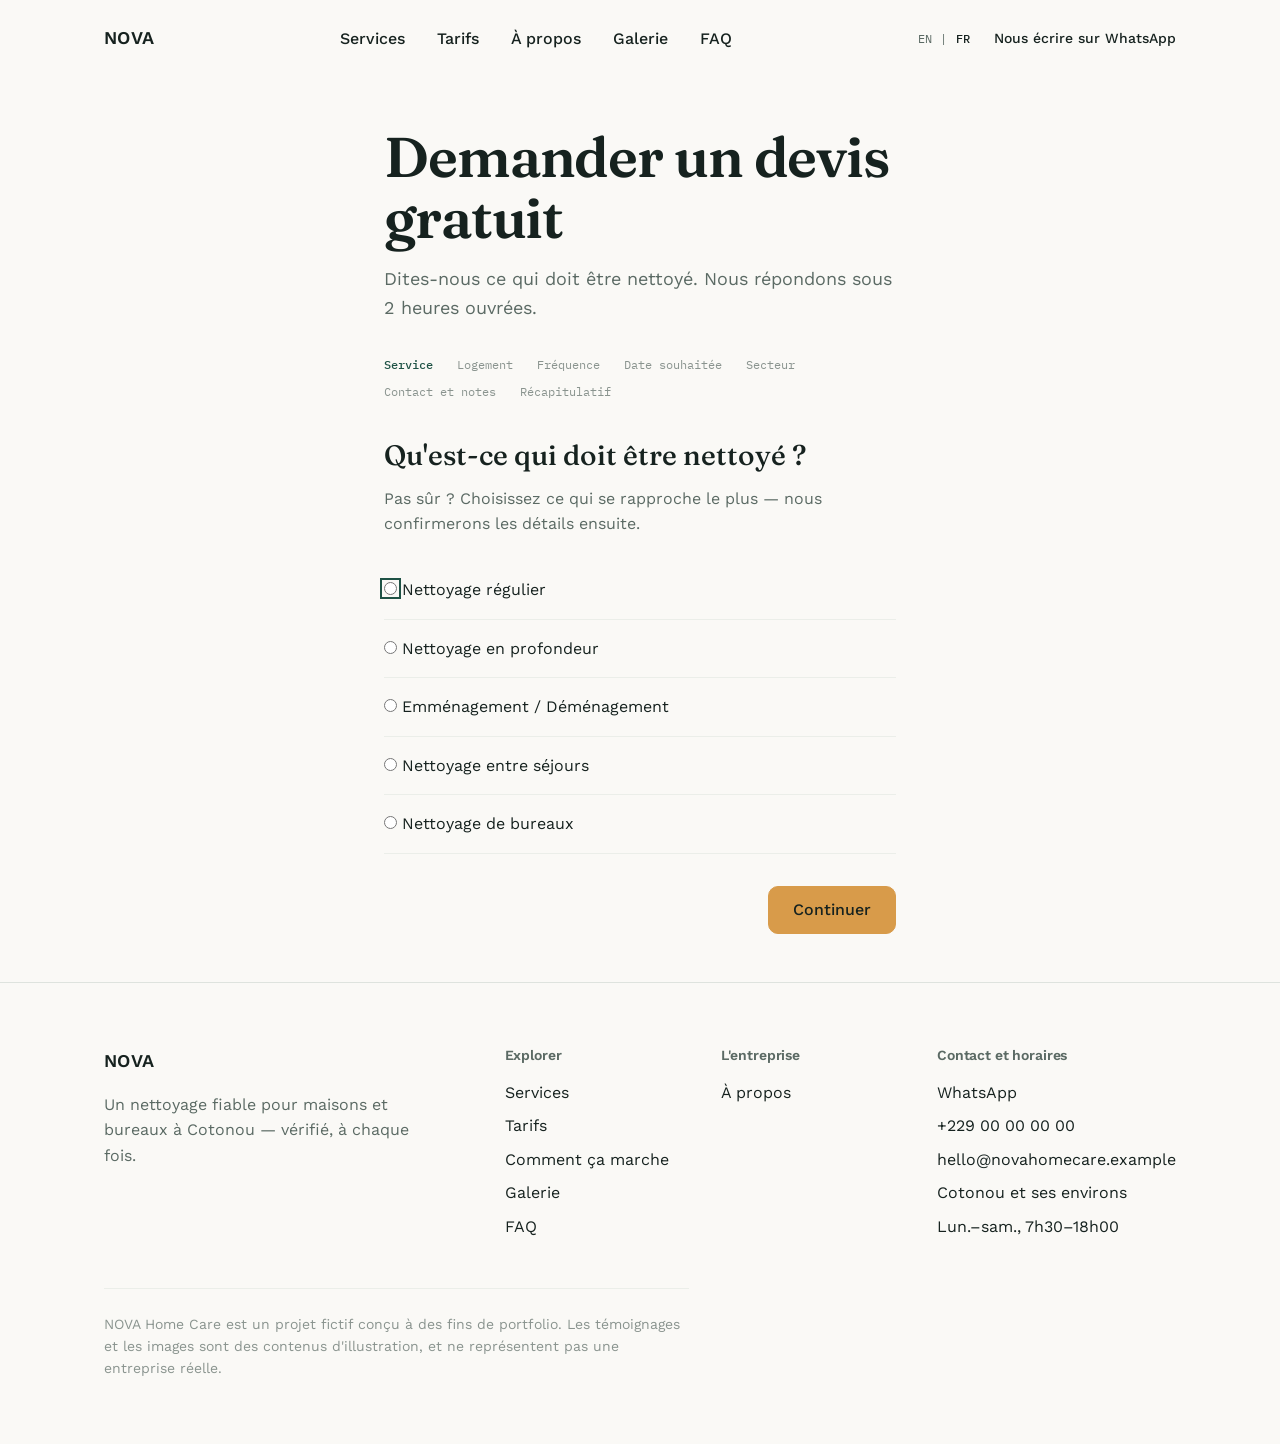
<file: fr/quote.html>
<!DOCTYPE html>
<html lang="fr" class="no-js">
<head>
  <meta charset="UTF-8">
  <meta name="viewport" content="width=device-width, initial-scale=1.0">
  <title>Demander un devis gratuit — NOVA Home Care</title>
  <meta name="description" content="Dites-nous ce qui doit être nettoyé. Nous répondons sous 2 heures ouvrées.">
  <link rel="alternate" hreflang="en" href="../quote.html">
  <link rel="alternate" hreflang="fr" href="quote.html">
  <link rel="alternate" hreflang="x-default" href="../quote.html">
  <link rel="stylesheet" href="../css/tokens.css">
  <link rel="stylesheet" href="../css/base.css">
  <link rel="stylesheet" href="../css/layout.css">
  <link rel="stylesheet" href="../css/components.css">
  <link rel="stylesheet" href="../css/utilities.css">
</head>
<body>
  <a href="#main" class="skip-link">Passer au contenu principal</a>

  <header class="site-header">
    <div class="container site-header__bar">
      <a href="index.html" class="wordmark">NOVA</a>
      <nav class="primary-nav" aria-label="Principal">
        <ul>
          <li><a href="services.html">Services</a></li>
          <li><a href="pricing.html">Tarifs</a></li>
          <li><a href="about.html">À propos</a></li>
          <li><a href="gallery.html">Galerie</a></li>
          <li><a href="faq.html">FAQ</a></li>
        </ul>
      </nav>
      <div class="header-actions">
        <nav class="lang-switch" aria-label="Changer de langue">
          <a href="../quote.html" lang="en" hreflang="en">EN</a>
          <span class="lang-switch__divider">|</span>
          <span aria-current="true">FR</span>
        </nav>
        <a class="whatsapp-link" href="https://wa.me/22900000000">Nous écrire sur WhatsApp</a>
        <button class="nav-toggle" type="button" aria-expanded="false" aria-controls="nav-drawer" aria-label="Ouvrir le menu">
          <span class="nav-toggle__icon"></span>
        </button>
      </div>
    </div>
  </header>

  <div class="nav-overlay"></div>
  <div class="nav-drawer" id="nav-drawer" role="dialog" aria-modal="true" aria-label="Menu">
    <button class="nav-drawer__close" type="button" aria-label="Fermer le menu">&times;</button>
    <ul class="nav-drawer__list">
      <li><a href="services.html">Services</a></li>
      <li><a href="pricing.html">Tarifs</a></li>
      <li><a href="about.html">À propos</a></li>
      <li><a href="gallery.html">Galerie</a></li>
      <li><a href="faq.html">FAQ</a></li>
    </ul>
    <div class="nav-drawer__actions">
      <a class="btn btn--secondary" href="https://wa.me/22900000000">Nous écrire sur WhatsApp</a>
    </div>
    <nav class="lang-switch nav-drawer__lang" aria-label="Changer de langue">
      <a href="../quote.html" lang="en" hreflang="en">English</a>
      <span class="lang-switch__divider">|</span>
      <span aria-current="true">Français</span>
    </nav>
  </div>

  <main id="main">
    <section class="section">
      <div class="container" style="max-width: 640px;">

        <div id="quote-intro">
          <div class="section-heading">
            <h1>Demander un devis gratuit</h1>
            <p class="section-heading__lede">Dites-nous ce qui doit être nettoyé. Nous répondons sous 2 heures ouvrées.</p>
          </div>

          <ol class="quote-progress" aria-hidden="true">
            <li>Service</li>
            <li>Logement</li>
            <li>Fréquence</li>
            <li>Date souhaitée</li>
            <li>Secteur</li>
            <li>Contact et notes</li>
            <li>Récapitulatif</li>
          </ol>
          <p class="quote-progress-compact" id="quote-progress-compact" role="status" aria-live="polite"></p>
        </div>

        <form id="quote-form">

          <div class="quote-step is-active" data-step="1">
            <fieldset>
              <legend>Qu'est-ce qui doit être nettoyé ?</legend>
              <p class="step-help">Pas sûr ? Choisissez ce qui se rapproche le plus — nous confirmerons les détails ensuite.</p>
              <ul class="option-list">
                <li><label class="option-row"><span><input type="radio" name="service" value="Nettoyage régulier" required> Nettoyage régulier</span></label></li>
                <li><label class="option-row"><span><input type="radio" name="service" value="Nettoyage en profondeur"> Nettoyage en profondeur</span></label></li>
                <li><label class="option-row"><span><input type="radio" name="service" value="Emménagement/Déménagement"> Emménagement / Déménagement</span></label></li>
                <li><label class="option-row"><span><input type="radio" name="service" value="Nettoyage entre séjours"> Nettoyage entre séjours</span></label></li>
                <li><label class="option-row"><span><input type="radio" name="service" value="Nettoyage de bureaux"> Nettoyage de bureaux</span></label></li>
              </ul>
            </fieldset>
            <div class="step-actions">
              <span></span>
              <button type="button" class="btn btn--primary quote-next">Continuer</button>
            </div>
          </div>

          <div class="quote-step" data-step="2">
            <fieldset>
              <legend>Parlez-nous du logement.</legend>
              <p class="step-help">Cela nous aide à vous donner une estimation de départ précise.</p>
              <div class="field">
                <label for="property-type">Type de logement</label>
                <select id="property-type" name="property-type" required>
                  <option value="">Sélectionnez un type de logement</option>
                  <option>Appartement</option>
                  <option>Maison</option>
                  <option>Bureau</option>
                  <option>Location</option>
                </select>
              </div>
              <div class="field">
                <label for="property-size">Taille</label>
                <select id="property-size" name="property-size" required>
                  <option value="">Sélectionnez une taille</option>
                  <option>Studio / 1 chambre</option>
                  <option>2 chambres</option>
                  <option>3 chambres</option>
                  <option>4 chambres ou plus</option>
                </select>
              </div>
              <div class="field">
                <label for="condition-note">Y a-t-il autre chose que nous devrions savoir sur le logement ? (facultatif)</label>
                <textarea id="condition-note" name="condition-note"></textarea>
              </div>
            </fieldset>
            <div class="step-actions">
              <button type="button" class="btn btn--secondary quote-back">Retour</button>
              <button type="button" class="btn btn--primary quote-next">Continuer</button>
            </div>
          </div>

          <div class="quote-step" data-step="3">
            <fieldset>
              <legend>À quelle fréquence ?</legend>
              <ul class="option-list">
                <li><label class="option-row">
                  <span><input type="radio" name="frequency" value="Ponctuel" required> Ponctuel</span>
                </label></li>
                <li><label class="option-row">
                  <span><input type="radio" name="frequency" value="Hebdomadaire"> Hebdomadaire</span>
                  <span class="option-row__discount">-15%</span>
                </label></li>
                <li><label class="option-row">
                  <span><input type="radio" name="frequency" value="Toutes les 2 semaines"> Toutes les 2 semaines</span>
                  <span class="option-row__discount">-10%</span>
                </label></li>
                <li><label class="option-row">
                  <span><input type="radio" name="frequency" value="Mensuel"> Mensuel</span>
                  <span class="option-row__discount">-5%</span>
                </label></li>
              </ul>
            </fieldset>
            <div class="step-actions">
              <button type="button" class="btn btn--secondary quote-back">Retour</button>
              <button type="button" class="btn btn--primary quote-next">Continuer</button>
            </div>
          </div>

          <div class="quote-step" data-step="4">
            <fieldset>
              <legend>Quelle date vous conviendrait ?</legend>
              <p class="step-help">Ceci est votre date souhaitée — nous confirmerons la disponibilité en vous répondant.</p>
              <div class="field">
                <label for="preferred-date">Date souhaitée</label>
                <input type="date" id="preferred-date" name="preferred-date" required>
              </div>
              <fieldset>
                <legend style="font-size: var(--text-base); font-weight: var(--weight-medium); font-family: var(--font-body);">Moment de la journée (facultatif)</legend>
                <ul class="option-list">
                  <li><label class="option-row"><span><input type="radio" name="time-preference" value="Matin"> Matin</span></label></li>
                  <li><label class="option-row"><span><input type="radio" name="time-preference" value="Après-midi"> Après-midi</span></label></li>
                </ul>
              </fieldset>
            </fieldset>
            <div class="step-actions">
              <button type="button" class="btn btn--secondary quote-back">Retour</button>
              <button type="button" class="btn btn--primary quote-next">Continuer</button>
            </div>
          </div>

          <div class="quote-step" data-step="5">
            <fieldset>
              <legend>Dans quel quartier de Cotonou ?</legend>
              <p class="step-help">Juste le quartier pour l'instant — nous ne demanderons votre adresse exacte qu'une fois votre visite confirmée.</p>
              <div class="field">
                <label for="area">Quartier / secteur</label>
                <input type="text" id="area" name="area" required>
              </div>
              <div class="field">
                <label for="exact-address">Adresse exacte (facultatif — uniquement si vous êtes à l'aise de la partager maintenant)</label>
                <input type="text" id="exact-address" name="exact-address">
              </div>
            </fieldset>
            <div class="step-actions">
              <button type="button" class="btn btn--secondary quote-back">Retour</button>
              <button type="button" class="btn btn--primary quote-next">Continuer</button>
            </div>
          </div>

          <div class="quote-step" data-step="6">
            <fieldset>
              <legend>Comment pouvons-nous vous joindre ?</legend>
              <p class="step-help">Nous vous contacterons d'abord par ce moyen.</p>
              <div class="field">
                <label for="name">Nom</label>
                <input type="text" id="name" name="name" required autocomplete="name">
              </div>
              <div class="field">
                <label for="phone">Numéro de téléphone</label>
                <input type="tel" id="phone" name="phone" required autocomplete="tel">
              </div>
              <div class="field">
                <label for="email">E-mail (facultatif)</label>
                <input type="email" id="email" name="email" autocomplete="email">
              </div>
              <fieldset>
                <legend style="font-size: var(--text-base); font-weight: var(--weight-medium); font-family: var(--font-body);">Moyen de contact préféré (facultatif)</legend>
                <ul class="option-list">
                  <li><label class="option-row"><span><input type="radio" name="contact-method" value="Appel téléphonique"> Appel téléphonique</span></label></li>
                  <li><label class="option-row"><span><input type="radio" name="contact-method" value="WhatsApp"> WhatsApp</span></label></li>
                </ul>
              </fieldset>
              <div class="field">
                <label for="notes">Notes complémentaires (facultatif)</label>
                <textarea id="notes" name="notes"></textarea>
              </div>
            </fieldset>
            <div class="step-actions">
              <button type="button" class="btn btn--secondary quote-back">Retour</button>
              <button type="button" class="btn btn--primary quote-next">Continuer</button>
            </div>
          </div>

          <div class="quote-step" data-step="7">
            <fieldset>
              <legend>Vérifiez votre demande.</legend>
              <p class="step-help">Voici tout ce que vous nous avez indiqué. Prêt à l'envoyer ?</p>
              <dl class="review-rows" id="review-rows"></dl>
            </fieldset>
            <div class="step-actions">
              <button type="button" class="btn btn--secondary quote-back">Retour</button>
              <span></span>
            </div>
            <button type="submit" class="btn btn--primary btn--block" id="quote-submit">Envoyer ma demande</button>
          </div>

          <p class="form-status" id="form-status" role="status" aria-live="polite"></p>
        </form>

        <div class="confirmation" id="confirmation" tabindex="-1">
          <h1 tabindex="-1">Demande reçue.</h1>
          <p>Merci, <span id="confirmation-name">bonjour</span>. Voici ce qui se passe maintenant.</p>

          <ul class="confirmation-checklist">
            <li class="is-done">
              <span class="confirmation-checklist__mark" aria-hidden="true">&check;</span>
              <span>Demande reçue — à l'instant</span>
            </li>
            <li>
              <span class="confirmation-checklist__mark" aria-hidden="true">&ndash;</span>
              <span>NOVA examine votre demande — sous 2 heures ouvrées</span>
            </li>
            <li>
              <span class="confirmation-checklist__mark" aria-hidden="true">&ndash;</span>
              <span>Nous confirmons la date et le prix — par téléphone ou WhatsApp, à votre choix</span>
            </li>
            <li>
              <span class="confirmation-checklist__mark" aria-hidden="true">&ndash;</span>
              <span>Nettoyage &rarr; Contrôle qualité &rarr; Terminé — le jour J</span>
            </li>
          </ul>

          <dl class="review-rows confirmation-summary">
            <div class="review-row"><dt>Service</dt><dd id="confirmation-service"></dd></div>
            <div class="review-row"><dt>Logement</dt><dd id="confirmation-property"></dd></div>
            <div class="review-row"><dt>Fréquence</dt><dd id="confirmation-frequency"></dd></div>
            <div class="review-row"><dt>Date souhaitée</dt><dd id="confirmation-date"></dd></div>
            <div class="review-row"><dt>Secteur</dt><dd id="confirmation-area"></dd></div>
            <div class="review-row"><dt>Contact</dt><dd id="confirmation-contact"></dd></div>
          </dl>

          <p style="margin-top: var(--space-3);">Nous répondons sous 2 heures ouvrées pendant nos horaires d'ouverture.</p>
          <p style="margin-top: var(--space-2);"><a class="btn btn--secondary" href="https://wa.me/22900000000">Vous préférez qu'on vous réponde plus vite ? Écrivez-nous sur WhatsApp</a></p>
          <p style="margin-top: var(--space-3);">
            <a class="link-quiet" href="index.html">Retour à l'accueil</a>
            &middot;
            <a class="link-quiet" href="quote.html">Faire une nouvelle demande</a>
          </p>
        </div>

      </div>
    </section>
  </main>

  <footer class="site-footer">
    <div class="container">
      <div class="footer-grid">
        <div class="footer-group footer-brand">
          <p class="wordmark">NOVA</p>
          <p class="footer-brand__statement">Un nettoyage fiable pour maisons et bureaux à Cotonou — vérifié, à chaque fois.</p>
        </div>
        <div class="footer-group">
          <h2>Explorer</h2>
          <ul>
            <li><a href="services.html">Services</a></li>
            <li><a href="pricing.html">Tarifs</a></li>
            <li><a href="index.html#how-it-works">Comment ça marche</a></li>
            <li><a href="gallery.html">Galerie</a></li>
            <li><a href="faq.html">FAQ</a></li>
          </ul>
        </div>
        <div class="footer-group">
          <h2>L'entreprise</h2>
          <ul>
            <li><a href="about.html">À propos</a></li>
          </ul>
        </div>
        <div class="footer-group">
          <h2>Contact et horaires</h2>
          <ul>
            <li><a href="https://wa.me/22900000000">WhatsApp</a></li>
            <li><a href="tel:+22900000000">+229 00 00 00 00</a></li>
            <li><a href="mailto:hello@novahomecare.example">hello@novahomecare.example</a></li>
            <li>Cotonou et ses environs</li>
            <li>Lun.–sam., 7h30–18h00</li>
          </ul>
        </div>
      </div>
      <p class="footer-bottom">NOVA Home Care est un projet fictif conçu à des fins de portfolio. Les témoignages et les images sont des contenus d'illustration, et ne représentent pas une entreprise réelle.</p>
    </div>
  </footer>

  <script src="../js/main.js" defer></script>
  <script src="../js/navigation.js" defer></script>
  <script src="../js/quote.js" defer></script>
</body>
</html>
</file>
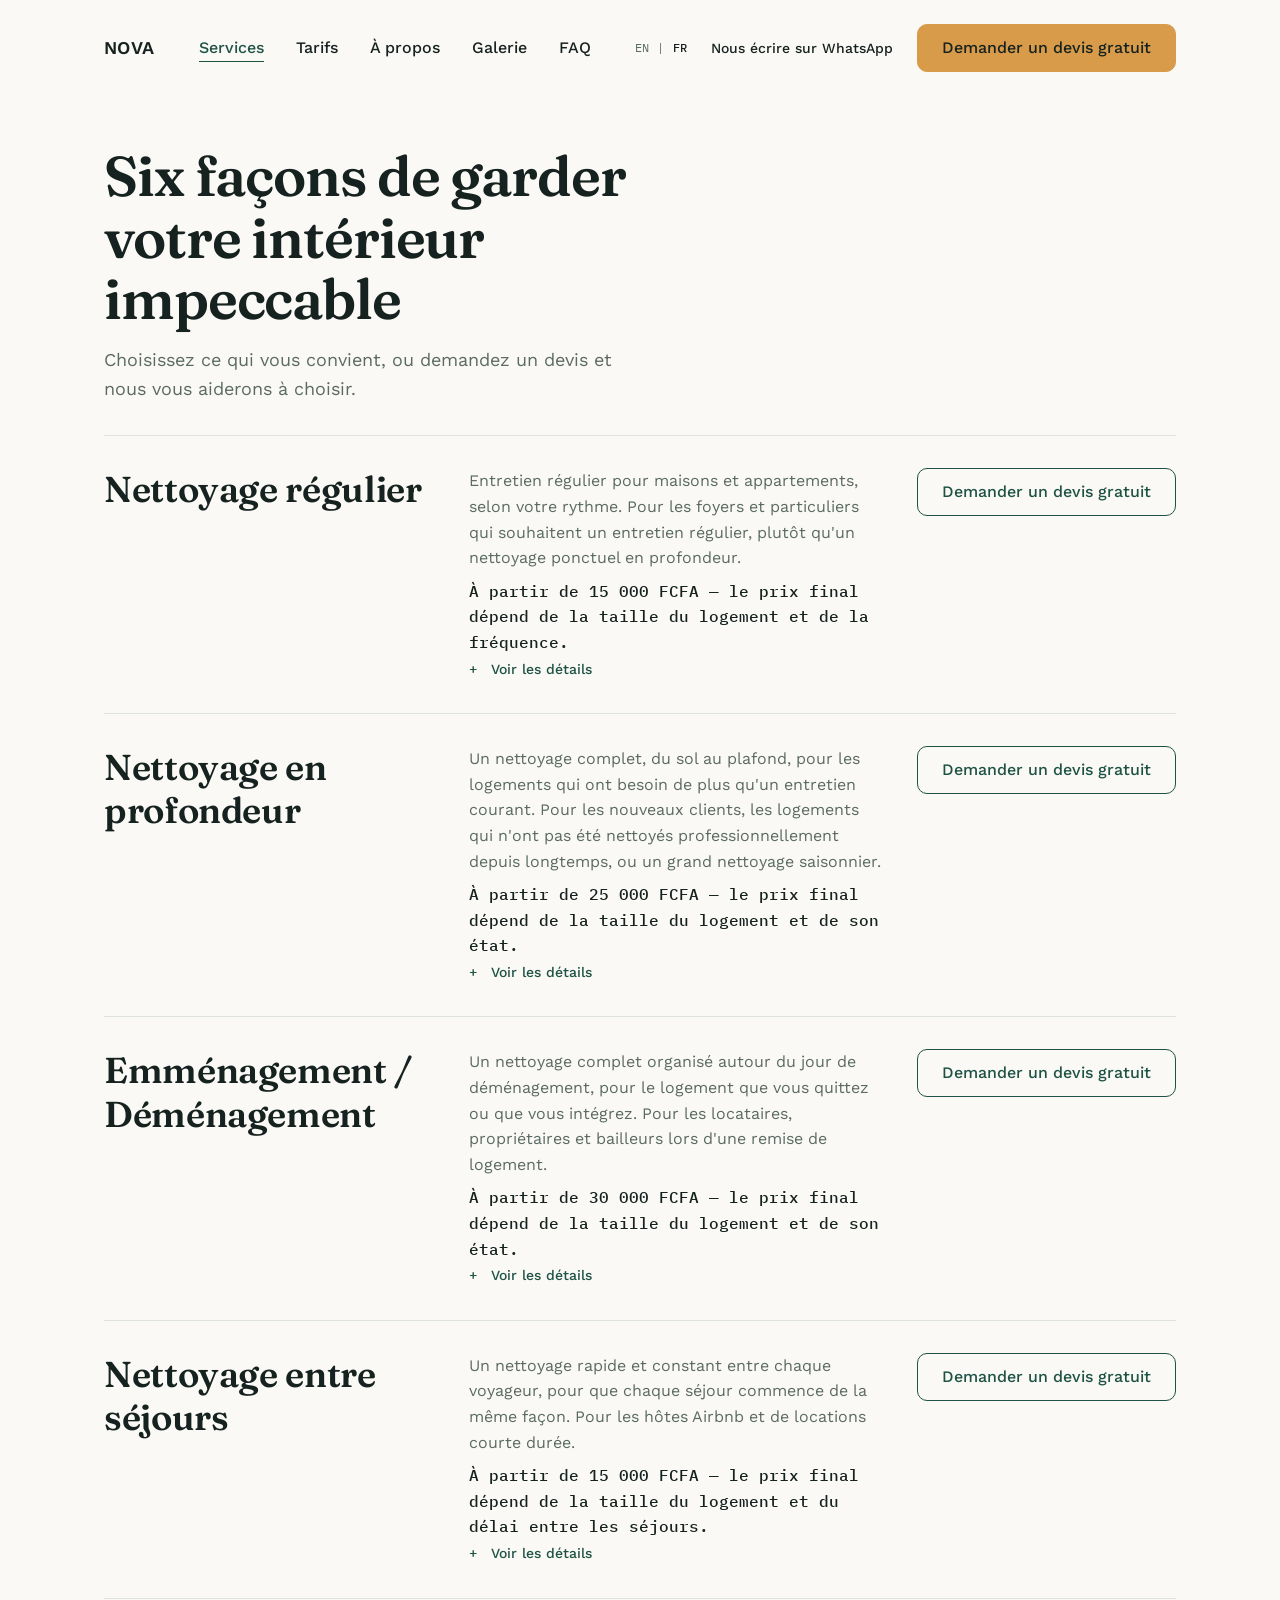
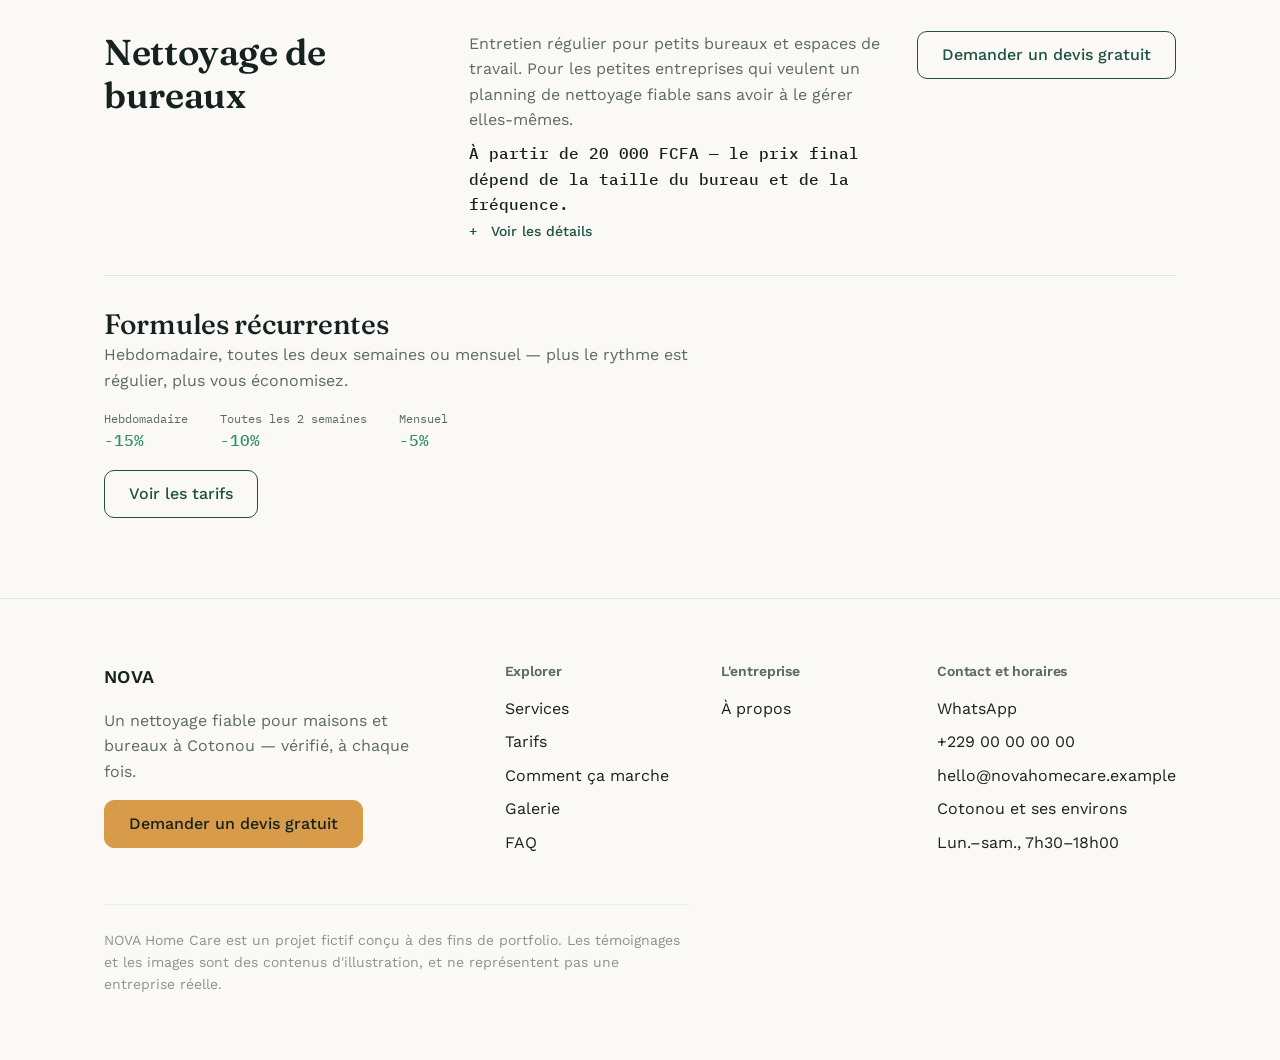
<file: fr/services.html>
<!DOCTYPE html>
<html lang="fr" class="no-js">
<head>
  <meta charset="UTF-8">
  <meta name="viewport" content="width=device-width, initial-scale=1.0">
  <title>Services — NOVA Home Care</title>
  <meta name="description" content="Nettoyage régulier, en profondeur, emménagement/déménagement, location courte durée et bureaux à Cotonou.">
  <link rel="alternate" hreflang="en" href="../services.html">
  <link rel="alternate" hreflang="fr" href="services.html">
  <link rel="alternate" hreflang="x-default" href="../services.html">
  <link rel="stylesheet" href="../css/tokens.css">
  <link rel="stylesheet" href="../css/base.css">
  <link rel="stylesheet" href="../css/layout.css">
  <link rel="stylesheet" href="../css/components.css">
  <link rel="stylesheet" href="../css/utilities.css">
</head>
<body>
  <a href="#main" class="skip-link">Passer au contenu principal</a>

  <header class="site-header">
    <div class="container site-header__bar">
      <a href="index.html" class="wordmark">NOVA</a>
      <nav class="primary-nav" aria-label="Principal">
        <ul>
          <li><a href="services.html" aria-current="page">Services</a></li>
          <li><a href="pricing.html">Tarifs</a></li>
          <li><a href="about.html">À propos</a></li>
          <li><a href="gallery.html">Galerie</a></li>
          <li><a href="faq.html">FAQ</a></li>
        </ul>
      </nav>
      <div class="header-actions">
        <nav class="lang-switch" aria-label="Changer de langue">
          <a href="../services.html" lang="en" hreflang="en">EN</a>
          <span class="lang-switch__divider">|</span>
          <span aria-current="true">FR</span>
        </nav>
        <a class="whatsapp-link" href="https://wa.me/22900000000">Nous écrire sur WhatsApp</a>
        <a class="btn btn--primary" href="quote.html">Demander un devis gratuit</a>
        <button class="nav-toggle" type="button" aria-expanded="false" aria-controls="nav-drawer" aria-label="Ouvrir le menu">
          <span class="nav-toggle__icon"></span>
        </button>
      </div>
    </div>
  </header>

  <div class="nav-overlay"></div>
  <div class="nav-drawer" id="nav-drawer" role="dialog" aria-modal="true" aria-label="Menu">
    <button class="nav-drawer__close" type="button" aria-label="Fermer le menu">&times;</button>
    <ul class="nav-drawer__list">
      <li><a href="services.html" aria-current="page">Services</a></li>
      <li><a href="pricing.html">Tarifs</a></li>
      <li><a href="about.html">À propos</a></li>
      <li><a href="gallery.html">Galerie</a></li>
      <li><a href="faq.html">FAQ</a></li>
    </ul>
    <div class="nav-drawer__actions">
      <a class="btn btn--secondary" href="https://wa.me/22900000000">Nous écrire sur WhatsApp</a>
      <a class="btn btn--primary btn--block" href="quote.html">Demander un devis gratuit</a>
    </div>
    <nav class="lang-switch nav-drawer__lang" aria-label="Changer de langue">
      <a href="../services.html" lang="en" hreflang="en">English</a>
      <span class="lang-switch__divider">|</span>
      <span aria-current="true">Français</span>
    </nav>
  </div>

  <main id="main">
    <section class="section">
      <div class="container">
        <div class="section-heading">
          <h1>Six façons de garder votre intérieur impeccable</h1>
          <p class="section-heading__lede">Choisissez ce qui vous convient, ou demandez un devis et nous vous aiderons à choisir.</p>
        </div>

        <div class="service-list">

          <article class="service-row" id="regular-cleaning">
            <div>
              <h2 class="service-row__name">Nettoyage régulier</h2>
            </div>
            <div>
              <p class="service-row__desc">Entretien régulier pour maisons et appartements, selon votre rythme. Pour les foyers et particuliers qui souhaitent un entretien régulier, plutôt qu'un nettoyage ponctuel en profondeur.</p>
              <p class="service-row__price">À partir de 15 000 FCFA — le prix final dépend de la taille du logement et de la fréquence.</p>
              <details>
                <summary>Voir les détails</summary>
                <div class="service-row__detail">
                  <p><strong>Inclus :</strong> Surfaces de la cuisine et de la salle de bain, sols, dépoussiérage, rangement général et évacuation des poubelles.</p>
                  <p><strong>Non inclus :</strong> Le linge, la vaisselle, l'intérieur du four ou du réfrigérateur, et les vitres extérieures.</p>
                </div>
              </details>
            </div>
            <div class="service-row__actions">
              <a class="btn btn--secondary" href="quote.html?service=Nettoyage%20r%C3%A9gulier">Demander un devis gratuit</a>
            </div>
          </article>

          <article class="service-row" id="deep-cleaning">
            <div>
              <h2 class="service-row__name">Nettoyage en profondeur</h2>
            </div>
            <div>
              <p class="service-row__desc">Un nettoyage complet, du sol au plafond, pour les logements qui ont besoin de plus qu'un entretien courant. Pour les nouveaux clients, les logements qui n'ont pas été nettoyés professionnellement depuis longtemps, ou un grand nettoyage saisonnier.</p>
              <p class="service-row__price">À partir de 25 000 FCFA — le prix final dépend de la taille du logement et de son état.</p>
              <details>
                <summary>Voir les détails</summary>
                <div class="service-row__detail">
                  <p><strong>Inclus :</strong> Tout ce qui est compris dans le nettoyage régulier, plus l'intérieur du four et du réfrigérateur, les plinthes, les luminaires et un détartrage minutieux de la salle de bain.</p>
                  <p><strong>Non inclus :</strong> Le nettoyage vapeur des tapis ou des tissus d'ameublement, les vitres extérieures, et les traitements anti-nuisibles ou anti-moisissures.</p>
                </div>
              </details>
            </div>
            <div class="service-row__actions">
              <a class="btn btn--secondary" href="quote.html?service=Nettoyage%20en%20profondeur">Demander un devis gratuit</a>
            </div>
          </article>

          <article class="service-row" id="move-in-move-out">
            <div>
              <h2 class="service-row__name">Emménagement / Déménagement</h2>
            </div>
            <div>
              <p class="service-row__desc">Un nettoyage complet organisé autour du jour de déménagement, pour le logement que vous quittez ou que vous intégrez. Pour les locataires, propriétaires et bailleurs lors d'une remise de logement.</p>
              <p class="service-row__price">À partir de 30 000 FCFA — le prix final dépend de la taille du logement et de son état.</p>
              <details>
                <summary>Voir les détails</summary>
                <div class="service-row__detail">
                  <p><strong>Inclus :</strong> Un nettoyage complet du logement vide — toutes les pièces, l'intérieur des placards et penderies, l'intérieur du four et du réfrigérateur, les sols, les luminaires et les interrupteurs.</p>
                  <p><strong>Non inclus :</strong> Les réparations, la peinture, ou l'évacuation de déchets au-delà des déchets de nettoyage habituels. Ce service prépare le logement selon le périmètre convenu — il ne garantit pas la restitution de votre caution.</p>
                </div>
              </details>
            </div>
            <div class="service-row__actions">
              <a class="btn btn--secondary" href="quote.html?service=Emm%C3%A9nagement%2FD%C3%A9m%C3%A9nagement">Demander un devis gratuit</a>
            </div>
          </article>

          <article class="service-row" id="short-term-rental">
            <div>
              <h2 class="service-row__name">Nettoyage entre séjours</h2>
            </div>
            <div>
              <p class="service-row__desc">Un nettoyage rapide et constant entre chaque voyageur, pour que chaque séjour commence de la même façon. Pour les hôtes Airbnb et de locations courte durée.</p>
              <p class="service-row__price">À partir de 15 000 FCFA — le prix final dépend de la taille du logement et du délai entre les séjours.</p>
              <details>
                <summary>Voir les détails</summary>
                <div class="service-row__detail">
                  <p><strong>Inclus :</strong> Remise en état de la salle de bain et de la cuisine, essuyage des surfaces, sols, évacuation des poubelles, et changement du linge de lit lorsque le linge est fourni sur place.</p>
                  <p><strong>Non inclus :</strong> Le blanchissage du linge hors site, le réapprovisionnement des produits d'accueil (toilettries, café, etc.), et la maintenance ou les réparations.</p>
                </div>
              </details>
            </div>
            <div class="service-row__actions">
              <a class="btn btn--secondary" href="quote.html?service=Nettoyage%20entre%20locataires">Demander un devis gratuit</a>
            </div>
          </article>

          <article class="service-row" id="office-cleaning">
            <div>
              <h2 class="service-row__name">Nettoyage de bureaux</h2>
            </div>
            <div>
              <p class="service-row__desc">Entretien régulier pour petits bureaux et espaces de travail. Pour les petites entreprises qui veulent un planning de nettoyage fiable sans avoir à le gérer elles-mêmes.</p>
              <p class="service-row__price">À partir de 20 000 FCFA — le prix final dépend de la taille du bureau et de la fréquence.</p>
              <details>
                <summary>Voir les détails</summary>
                <div class="service-row__detail">
                  <p><strong>Inclus :</strong> Surfaces des postes de travail, sols, espaces communs, coin cuisine, sanitaires, et évacuation des poubelles.</p>
                  <p><strong>Non inclus :</strong> Le nettoyage du matériel informatique, les vitres extérieures, et le nettoyage en profondeur des moquettes.</p>
                </div>
              </details>
            </div>
            <div class="service-row__actions">
              <a class="btn btn--secondary" href="quote.html?service=Nettoyage%20de%20bureaux">Demander un devis gratuit</a>
            </div>
          </article>

        </div>

        <div class="recurring-band" id="recurring-plans">
          <h2>Formules récurrentes</h2>
          <p class="text-secondary">Hebdomadaire, toutes les deux semaines ou mensuel — plus le rythme est régulier, plus vous économisez.</p>
          <dl class="discount-list">
            <div><dt>Hebdomadaire</dt><dd>-15%</dd></div>
            <div><dt>Toutes les 2 semaines</dt><dd>-10%</dd></div>
            <div><dt>Mensuel</dt><dd>-5%</dd></div>
          </dl>
          <a class="btn btn--secondary" href="pricing.html">Voir les tarifs</a>
        </div>

      </div>
    </section>
  </main>

  <footer class="site-footer">
    <div class="container">
      <div class="footer-grid">
        <div class="footer-group footer-brand">
          <p class="wordmark">NOVA</p>
          <p class="footer-brand__statement">Un nettoyage fiable pour maisons et bureaux à Cotonou — vérifié, à chaque fois.</p>
          <a class="btn btn--primary" href="quote.html">Demander un devis gratuit</a>
        </div>
        <div class="footer-group">
          <h2>Explorer</h2>
          <ul>
            <li><a href="services.html">Services</a></li>
            <li><a href="pricing.html">Tarifs</a></li>
            <li><a href="index.html#how-it-works">Comment ça marche</a></li>
            <li><a href="gallery.html">Galerie</a></li>
            <li><a href="faq.html">FAQ</a></li>
          </ul>
        </div>
        <div class="footer-group">
          <h2>L'entreprise</h2>
          <ul>
            <li><a href="about.html">À propos</a></li>
          </ul>
        </div>
        <div class="footer-group">
          <h2>Contact et horaires</h2>
          <ul>
            <li><a href="https://wa.me/22900000000">WhatsApp</a></li>
            <li><a href="tel:+22900000000">+229 00 00 00 00</a></li>
            <li><a href="mailto:hello@novahomecare.example">hello@novahomecare.example</a></li>
            <li>Cotonou et ses environs</li>
            <li>Lun.–sam., 7h30–18h00</li>
          </ul>
        </div>
      </div>
      <p class="footer-bottom">NOVA Home Care est un projet fictif conçu à des fins de portfolio. Les témoignages et les images sont des contenus d'illustration, et ne représentent pas une entreprise réelle.</p>
    </div>
  </footer>

  <script src="../js/main.js" defer></script>
  <script src="../js/navigation.js" defer></script>
</body>
</html>
</file>
<file: css/tokens.css>
/* NOVA Home Care — Design Tokens (Design System v1.0) */

:root {
  /* Color */
  --color-bg: #FAF9F6;
  --color-surface: #FFFFFF;
  --color-text-primary: #16221F;
  --color-text-secondary: #5B6A64;
  --color-text-muted: #8A948F;
  --color-primary: #1E5245;
  --color-accent: #D89B4A;
  --color-border: #DEE3DE;
  --color-success: #2E9163; /* verified/completed states only — never decorative */
  --color-warning: #B8721F;
  --color-error: #B24444;
  --color-focus-ring: #1E5245;
  --color-selection-bg: rgba(216, 155, 74, 0.25);

  /* Typography */
  --font-display: 'Fraunces', ui-serif, Georgia, 'Times New Roman', serif;
  --font-body: 'Work Sans', system-ui, -apple-system, 'Segoe UI', sans-serif;
  --font-mono: 'IBM Plex Mono', ui-monospace, 'SFMono-Regular', Consolas, monospace;

  --weight-regular: 400;
  --weight-medium: 500;
  --weight-semibold: 600;

  --text-xs: 0.75rem;
  --text-sm: 0.875rem;
  --text-base: 1rem;
  --text-md: 1.125rem;
  --text-lg: 1.375rem;
  --text-xl: 1.75rem;
  --text-2xl: 2.25rem;
  --text-3xl: 2.75rem;
  --text-4xl: clamp(2.25rem, 4vw + 1rem, 3.5rem);

  --leading-tight: 1.1;
  --leading-heading: 1.2;
  --leading-base: 1.6;
  --leading-mono: 1.4;

  --tracking-display: -0.02em;
  --tracking-heading: -0.01em;
  --tracking-body: 0em;
  --tracking-mono: 0.02em;

  /* Spacing (8px base) */
  --space-1: 0.5rem;
  --space-2: 1rem;
  --space-3: 1.5rem;
  --space-4: 2rem;
  --space-5: 3rem;
  --space-6: 4rem;
  --space-7: 6rem;

  /* Layout */
  --container-max: 1200px;
  --gutter-mobile: 20px;
  --gutter-tablet: 32px;
  --gutter-desktop: 48px;
  --gutter-wide: 64px;

  /* Border / rule */
  --rule-color: #DEE3DE;
  --rule-primary: 1px solid var(--rule-color);
  --rule-secondary: 1px solid rgba(222, 227, 222, 0.5);

  /* Radius */
  --radius-sm: 6px;
  --radius-md: 10px;
  --radius-lg: 16px;

  /* Shadow — reserved for genuine elevation only (drawer, lightbox, scrolled header) */
  --shadow-elevated: 0 2px 8px rgba(22, 34, 31, 0.06);

  /* Motion */
  --duration-instant: 0ms;
  --duration-fast: 150ms;
  --duration-standard: 250ms;
  --duration-slow: 400ms;
  --easing-standard: cubic-bezier(0.4, 0, 0.2, 1);
  --easing-decel: cubic-bezier(0, 0, 0.2, 1);
  --easing-accel: cubic-bezier(0.4, 0, 1, 1);

  /* Focus */
  --focus-ring-width: 2px;
  --focus-ring-color: var(--color-focus-ring);
  --focus-ring-offset: 2px;

  /* Z-index — not specified in Design System v1.0; minimal structural scale
     added here out of necessity for the sticky header / mobile drawer / lightbox
     built in later phases. Flagged in the Phase 2 completion report. */
  --z-header: 100;
  --z-drawer: 200;
  --z-lightbox: 300;
}

/* Breakpoints (reference only — CSS custom properties cannot be used inside
   @media conditions, so these are documented here for consistency across
   component CSS written in later phases, not consumed as tokens directly):
   320 / 375 / 390 / 430 / 768 / 1024 / 1280 / 1440 / 1920 */
</file>
<file: css/base.css>
/* NOVA Home Care — Base: reset, defaults, fonts, accessibility baseline */

/* Font faces — sourced from Google Fonts (SIL Open Font License), see
   README.md for exact source URLs. Fraunces and Work Sans are variable
   fonts: Google serves one file per family covering the whole weight
   axis, so the 500/600 (and 400/500/600) rules below correctly point to
   the same file each — the browser renders the requested weight from
   that file's variation axis. IBM Plex Mono ships as separate static
   files per weight, hence two distinct files there. */
@font-face {
  font-family: 'Fraunces';
  src: url('../assets/fonts/fraunces-variable.woff2') format('woff2');
  font-weight: 500;
  font-style: normal;
  font-display: swap;
}

@font-face {
  font-family: 'Fraunces';
  src: url('../assets/fonts/fraunces-variable.woff2') format('woff2');
  font-weight: 600;
  font-style: normal;
  font-display: swap;
}

@font-face {
  font-family: 'Work Sans';
  src: url('../assets/fonts/work-sans-variable.woff2') format('woff2');
  font-weight: 400;
  font-style: normal;
  font-display: swap;
}

@font-face {
  font-family: 'Work Sans';
  src: url('../assets/fonts/work-sans-variable.woff2') format('woff2');
  font-weight: 500;
  font-style: normal;
  font-display: swap;
}

@font-face {
  font-family: 'Work Sans';
  src: url('../assets/fonts/work-sans-variable.woff2') format('woff2');
  font-weight: 600;
  font-style: normal;
  font-display: swap;
}

@font-face {
  font-family: 'IBM Plex Mono';
  src: url('../assets/fonts/ibm-plex-mono-regular.woff2') format('woff2');
  font-weight: 400;
  font-style: normal;
  font-display: swap;
}

@font-face {
  font-family: 'IBM Plex Mono';
  src: url('../assets/fonts/ibm-plex-mono-medium.woff2') format('woff2');
  font-weight: 500;
  font-style: normal;
  font-display: swap;
}

/* Reset */
*,
*::before,
*::after {
  box-sizing: border-box;
}

* {
  margin: 0;
}

html {
  -webkit-text-size-adjust: 100%;
}

body {
  min-height: 100vh;
  background: var(--color-bg);
  color: var(--color-text-primary);
  font-family: var(--font-body);
  font-size: var(--text-base);
  font-weight: var(--weight-regular);
  line-height: var(--leading-base);
  letter-spacing: var(--tracking-body);
  -webkit-font-smoothing: antialiased;
}

/* Typography defaults */
h1, h2, h3, h4, h5, h6 {
  font-family: var(--font-display);
  font-weight: var(--weight-medium);
  line-height: var(--leading-heading);
  letter-spacing: var(--tracking-heading);
  color: var(--color-text-primary);
}

h1 {
  font-size: var(--text-4xl);
  font-weight: var(--weight-semibold);
  line-height: var(--leading-tight);
  letter-spacing: var(--tracking-display);
}

h2 {
  font-size: var(--text-xl);
}

h3 {
  font-size: var(--text-lg);
}

p {
  max-width: 65ch;
}

small {
  font-size: var(--text-sm);
  color: var(--color-text-secondary);
}

a {
  color: var(--color-primary);
  text-decoration-color: transparent;
  text-underline-offset: 0.15em;
  transition: text-decoration-color var(--duration-fast) var(--easing-standard);
}

a:hover {
  text-decoration-color: currentColor;
}

/* Buttons — normalized to plain text by default; visual button
   treatment (primary/secondary/supporting) is a Phase-4+ component concern */
button {
  font-family: inherit;
  font-size: inherit;
  color: inherit;
  background: none;
  border: none;
  padding: 0;
  cursor: pointer;
}

/* Media */
img, picture, svg, video {
  display: block;
  max-width: 100%;
  height: auto;
}

/* Forms */
input, textarea, select {
  font-family: inherit;
  font-size: inherit;
  color: inherit;
}

input, textarea, select, button {
  accent-color: var(--color-primary);
}

/* Lists — unstyled by default; components opt back into markers where the
   content is genuinely a list a screen reader should announce as such */
ul, ol {
  list-style: none;
  padding: 0;
}

/* Focus — visible only for keyboard interaction, never suppressed */
:focus {
  outline: none;
}

:focus-visible {
  outline: var(--focus-ring-width) solid var(--focus-ring-color);
  outline-offset: var(--focus-ring-offset);
}

/* Selection */
::selection {
  background: var(--color-selection-bg);
  color: var(--color-text-primary);
}

/* Reduced motion baseline — the one deliberate global !important in this
   codebase. It exists to guarantee every future component's transition/
   animation is neutralized under this media query without requiring each
   one to remember an individual override. */
@media (prefers-reduced-motion: reduce) {
  *, *::before, *::after {
    animation-duration: 0.01ms !important;
    animation-iteration-count: 1 !important;
    transition-duration: 0.01ms !important;
    scroll-behavior: auto !important;
  }
}
</file>
<file: css/layout.css>
/* NOVA Home Care — Layout: container, grid, section rhythm */

.container {
  max-width: var(--container-max);
  margin-inline: auto;
  padding-inline: var(--gutter-mobile);
}

@media (min-width: 768px) {
  .container { padding-inline: var(--gutter-tablet); }
}

@media (min-width: 1024px) {
  .container { padding-inline: var(--gutter-desktop); }
}

@media (min-width: 1280px) {
  .container { padding-inline: var(--gutter-wide); }
}

/* Each section carries half the intended rhythm on top and bottom, so two
   adjacent sections sum to the full intended gap (e.g. 48px + 48px = 96px
   on desktop) instead of doubling it (96px + 96px = 192px). The first/last
   section against the hero/footer reads slightly tighter as a result, which
   is fine — the hero and footer already provide their own separation. */
.section {
  padding-block: var(--space-3);
}

@media (min-width: 768px) {
  .section { padding-block: var(--space-4); }
}

@media (min-width: 1024px) {
  .section { padding-block: var(--space-5); }
}

.section-heading {
  margin-bottom: var(--space-3);
  max-width: 55ch;
}

@media (min-width: 1024px) {
  .section-heading { margin-bottom: var(--space-4); }
}

.section-heading__eyebrow {
  display: block;
  font-family: var(--font-mono);
  font-size: var(--text-xs);
  letter-spacing: var(--tracking-mono);
  color: var(--color-text-secondary);
  margin-bottom: var(--space-1);
}

.section-heading__lede {
  font-size: var(--text-md);
  color: var(--color-text-secondary);
  margin-top: var(--space-2);
  max-width: 55ch;
}

/* Two-column layout (hero, About intro) */
.split {
  display: grid;
  gap: var(--space-4);
}

@media (min-width: 1024px) {
  .split {
    grid-template-columns: 1fr 1fr;
    align-items: center;
    gap: var(--space-6);
  }
}

.split--reverse { direction: rtl; }
.split--reverse > * { direction: ltr; }

/* Reusable content grids */
.grid {
  display: grid;
  gap: var(--space-4);
}

.grid--2 { grid-template-columns: 1fr; }
@media (min-width: 768px) {
  .grid--2 { grid-template-columns: 1fr 1fr; }
}

.grid--3 { grid-template-columns: 1fr; }
@media (min-width: 768px) {
  .grid--3 { grid-template-columns: 1fr 1fr; }
}
@media (min-width: 1024px) {
  .grid--3 { grid-template-columns: repeat(3, 1fr); }
}

.grid--4 { grid-template-columns: 1fr; }
@media (min-width: 768px) {
  .grid--4 { grid-template-columns: 1fr 1fr; }
}
@media (min-width: 1024px) {
  .grid--4 { grid-template-columns: repeat(4, 1fr); }
}
</file>
<file: css/components.css>
/* NOVA Home Care — Components */

/* === Buttons === */
.btn {
  display: inline-flex;
  align-items: center;
  justify-content: center;
  gap: var(--space-1);
  height: 48px;
  padding-inline: var(--space-3);
  border-radius: var(--radius-md);
  font-family: var(--font-body);
  font-weight: var(--weight-medium);
  font-size: var(--text-base);
  line-height: 1;
  text-decoration: none;
  cursor: pointer;
  transition: background-color var(--duration-fast) var(--easing-standard),
              border-color var(--duration-fast) var(--easing-standard);
  white-space: nowrap;
}

@media (max-width: 767px) {
  .btn { height: 44px; }
}

.btn--primary {
  background: var(--color-accent);
  color: var(--color-text-primary);
  border: 1px solid var(--color-accent);
}
.btn--primary:hover { background: #c98a3d; border-color: #c98a3d; }
.btn--primary:active { background: #b97a30; border-color: #b97a30; }

.btn--secondary {
  background: transparent;
  color: var(--color-primary);
  border: 1px solid var(--color-primary);
}
.btn--secondary:hover { background: rgba(30, 82, 69, 0.08); }
.btn--secondary:active { background: rgba(30, 82, 69, 0.14); }

.btn--block { width: 100%; }

.btn[disabled] { opacity: 0.5; pointer-events: none; }

.link-quiet {
  color: var(--color-primary);
  font-weight: var(--weight-medium);
  text-decoration-color: transparent;
}
.link-quiet:hover { text-decoration-color: currentColor; }

/* === Header / Navigation === */
.site-header {
  position: sticky;
  top: 0;
  z-index: var(--z-header);
  background: var(--color-bg);
  border-bottom: 1px solid transparent;
  transition: border-color var(--duration-standard) var(--easing-standard),
              padding-block var(--duration-standard) var(--easing-standard);
}

.site-header.is-scrolled {
  border-bottom-color: var(--color-border);
}

.site-header__bar {
  display: flex;
  align-items: center;
  justify-content: space-between;
  padding-block: var(--space-3);
  transition: padding-block var(--duration-standard) var(--easing-standard);
}

.site-header.is-scrolled .site-header__bar {
  padding-block: var(--space-2);
}

.wordmark {
  font-family: var(--font-body);
  font-weight: var(--weight-semibold);
  font-size: var(--text-md);
  letter-spacing: 0.02em;
  color: var(--color-text-primary);
  text-decoration: none;
}

.primary-nav {
  display: none;
}

/* The header switches from mobile (drawer) to full desktop nav at 1200px,
   not the sitewide 1024px breakpoint used elsewhere for grids/layout.
   French needs the extra room: "Nous écrire sur WhatsApp" and "À propos"
   plus the full nav were wrapping to a second line at 1024px (verified
   visually — bar height ballooned to ~99px instead of ~70px). English
   fits fine either way, so widening this one component's own breakpoint
   costs it nothing and fixes French without touching page-content
   breakpoints elsewhere. */
@media (min-width: 1200px) {
  .primary-nav {
    display: block;
  }
  .primary-nav ul {
    display: flex;
    align-items: center;
    gap: var(--space-4);
    list-style: none;
    padding: 0;
    margin: 0;
  }
  .primary-nav a {
    color: var(--color-text-primary);
    text-decoration: none;
    font-weight: var(--weight-medium);
    padding-bottom: 4px;
    border-bottom: 1px solid transparent;
  }
  .primary-nav a:hover,
  .primary-nav a[aria-current="page"] {
    color: var(--color-primary);
    border-bottom-color: var(--color-primary);
  }
}

.header-actions {
  display: flex;
  align-items: center;
  gap: var(--space-2);
}
@media (min-width: 1200px) {
  .header-actions { gap: var(--space-3); }
}

/* The header's primary CTA collides with the logo on the narrowest phones
   in both languages ("Demander un devis gratuit" is long enough that no
   amount of padding/font tightening leaves real breathing room below
   ~480px). Rather than keep shaving pixels or varying the locked CTA
   wording, the header copy is hidden below 480px and the drawer's own
   full-width, fully-labeled copy of the same button is the only path to
   it there — one tap via the always-visible hamburger, never removed. */
.header-actions .btn--primary {
  display: none;
}
@media (min-width: 480px) {
  .header-actions .btn--primary {
    display: inline-flex;
    padding-inline: var(--space-2);
    font-size: var(--text-sm);
  }
}
@media (min-width: 1200px) {
  .header-actions .btn--primary { padding-inline: var(--space-3); font-size: var(--text-base); }
}

.whatsapp-link {
  display: none;
  align-items: center;
  gap: var(--space-1);
  color: var(--color-text-primary);
  text-decoration: none;
  font-weight: var(--weight-medium);
  font-size: var(--text-sm);
}
@media (min-width: 1200px) {
  .whatsapp-link { display: inline-flex; }
}
.whatsapp-link:hover { color: var(--color-primary); }

/* Language switcher — plain text pair, restrained on purpose (no flags,
   no dropdown, no new visual system). Hidden in the header bar below
   1024px — same rule as .whatsapp-link — because the primary CTA button
   plus the hamburger already fill the mobile header; the switcher is
   always reachable in the drawer instead (.nav-drawer__lang overrides
   this back to visible). */
.header-actions .lang-switch {
  display: none;
}
@media (min-width: 1200px) {
  .header-actions .lang-switch { display: flex; }
}
.lang-switch {
  align-items: center;
  gap: var(--space-1);
  font-family: var(--font-mono);
  font-size: var(--text-xs);
  letter-spacing: var(--tracking-mono);
}
.nav-drawer__lang.lang-switch {
  display: flex;
}
.lang-switch a,
.lang-switch span {
  color: var(--color-text-secondary);
  text-decoration: none;
}
.lang-switch a:hover { color: var(--color-primary); text-decoration: underline; }
.lang-switch [aria-current="true"] {
  color: var(--color-text-primary);
  font-weight: var(--weight-medium);
}
.lang-switch__divider { color: var(--color-border); }

.nav-drawer__lang {
  margin-top: var(--space-3);
  padding-top: var(--space-3);
  border-top: var(--rule-secondary);
}

.nav-toggle {
  display: inline-flex;
  align-items: center;
  justify-content: center;
  width: 44px;
  height: 44px;
  background: none;
  border: none;
  cursor: pointer;
}
@media (min-width: 1200px) {
  .nav-toggle { display: none; }
}

.nav-toggle__icon,
.nav-toggle__icon::before,
.nav-toggle__icon::after {
  display: block;
  width: 22px;
  height: 2px;
  background: var(--color-text-primary);
  position: relative;
  transition: transform var(--duration-fast) var(--easing-standard),
              opacity var(--duration-fast) var(--easing-standard);
}
.nav-toggle__icon::before,
.nav-toggle__icon::after {
  content: "";
  position: absolute;
  left: 0;
}
.nav-toggle__icon::before { top: -7px; }
.nav-toggle__icon::after { top: 7px; }

.nav-toggle[aria-expanded="true"] .nav-toggle__icon { background: transparent; }
.nav-toggle[aria-expanded="true"] .nav-toggle__icon::before { transform: translateY(7px) rotate(45deg); }
.nav-toggle[aria-expanded="true"] .nav-toggle__icon::after { transform: translateY(-7px) rotate(-45deg); }

/* Mobile drawer */
.nav-overlay {
  position: fixed;
  inset: 0;
  background: rgba(22, 34, 31, 0.4);
  opacity: 0;
  pointer-events: none;
  transition: opacity var(--duration-standard) var(--easing-standard);
  z-index: var(--z-drawer);
}
.nav-overlay.is-open {
  opacity: 1;
  pointer-events: auto;
}

.nav-drawer {
  position: fixed;
  top: 0;
  right: 0;
  bottom: 0;
  width: 85%;
  max-width: 360px;
  background: var(--color-surface);
  box-shadow: var(--shadow-elevated);
  padding: var(--space-4);
  transform: translateX(100%);
  transition: transform var(--duration-standard) var(--easing-standard);
  z-index: var(--z-drawer);
  overflow-y: auto;
}
.nav-drawer.is-open { transform: translateX(0); }

@media (min-width: 1200px) {
  .nav-overlay, .nav-drawer { display: none; }
}

.nav-drawer__close {
  display: block;
  margin-left: auto;
  width: 44px;
  height: 44px;
  background: none;
  border: none;
  font-size: var(--text-lg);
  cursor: pointer;
  color: var(--color-text-primary);
}

.nav-drawer__list {
  list-style: none;
  padding: 0;
  margin: var(--space-3) 0;
  display: flex;
  flex-direction: column;
}
.nav-drawer__list li { border-bottom: var(--rule-secondary); }
.nav-drawer__list a {
  display: block;
  padding: var(--space-2) 0;
  color: var(--color-text-primary);
  text-decoration: none;
  font-weight: var(--weight-medium);
}
.nav-drawer__list a[aria-current="page"] { color: var(--color-primary); }

.nav-drawer__actions {
  display: flex;
  flex-direction: column;
  gap: var(--space-2);
  margin-top: var(--space-3);
}

body.nav-open { overflow: hidden; }

/* === Hero === */
.hero {
  padding-block: var(--space-6);
}
@media (min-width: 1024px) { .hero { padding-block: var(--space-7); } }

.hero__eyebrow {
  font-family: var(--font-mono);
  font-size: var(--text-xs);
  letter-spacing: var(--tracking-mono);
  color: var(--color-text-secondary);
  margin-bottom: var(--space-2);
}

.hero__headline {
  font-size: var(--text-4xl);
  margin-bottom: var(--space-2);
}

.hero__lede {
  font-size: var(--text-md);
  color: var(--color-text-secondary);
  max-width: 40ch;
  margin-bottom: var(--space-4);
}

.hero__actions {
  display: flex;
  flex-wrap: wrap;
  gap: var(--space-2);
}

.hero__media {
  position: relative;
}

.hero__photo {
  aspect-ratio: 4 / 3;
  border-radius: var(--radius-lg);
  width: 100%;
  height: auto;
  object-fit: cover;
}
@media (max-width: 1023px) {
  .hero__photo { aspect-ratio: 1 / 1; }
}

/* Inspection panel */
.inspection-panel {
  background: rgba(255, 255, 255, 0.94);
  border-radius: var(--radius-lg);
  box-shadow: var(--shadow-elevated);
  padding: var(--space-3);
  width: 100%;
  max-width: 340px;
}
@media (min-width: 1024px) {
  .inspection-panel {
    position: absolute;
    right: var(--space-4);
    bottom: var(--space-4);
  }
}
@media (max-width: 1023px) {
  .inspection-panel { margin-top: var(--space-3); }
}

.inspection-panel__title {
  font-family: var(--font-mono);
  font-size: var(--text-xs);
  letter-spacing: var(--tracking-mono);
  color: var(--color-text-secondary);
  margin-bottom: var(--space-2);
}

.inspection-panel__row {
  display: flex;
  align-items: baseline;
  justify-content: space-between;
  padding-block: var(--space-1);
  border-bottom: var(--rule-secondary);
  font-size: var(--text-sm);
  color: var(--color-text-primary);
}
.inspection-panel__row:last-child { border-bottom: none; }

.inspection-panel__check {
  color: var(--color-success);
  font-family: var(--font-mono);
  flex-shrink: 0;
  opacity: 1;
  transform: scale(1);
  transition: opacity var(--duration-fast) var(--easing-decel),
              transform var(--duration-fast) var(--easing-decel);
}

/* JS-enhanced entrance: only applied when .js-motion is present on <html> */
.js-motion .inspection-panel__check.is-pending {
  opacity: 0;
  transform: scale(0.6);
}

/* === Trust strip === */
.trust-strip {
  border-top: var(--rule-primary);
  border-bottom: var(--rule-primary);
  padding-block: var(--space-3);
}
.trust-strip__list {
  display: flex;
  flex-wrap: wrap;
  gap: var(--space-2) var(--space-4);
  list-style: none;
  padding: 0;
  margin: 0;
  font-size: var(--text-sm);
  color: var(--color-text-secondary);
}

/* === Editorial service list === */
.service-list {
  border-top: var(--rule-primary);
}

.service-row {
  border-bottom: var(--rule-primary);
  padding-block: var(--space-4);
  display: grid;
  gap: var(--space-2);
}

@media (min-width: 1024px) {
  .service-row {
    grid-template-columns: 4fr 5fr 3fr;
    align-items: start;
    gap: var(--space-4);
  }
}

.service-row__name {
  font-family: var(--font-display);
  font-weight: var(--weight-semibold);
  font-size: var(--text-2xl);
}
@media (max-width: 1023px) { .service-row__name { font-size: var(--text-xl); } }

.service-row__desc {
  color: var(--color-text-secondary);
}

.service-row__price {
  font-family: var(--font-mono);
  font-weight: var(--weight-medium);
  margin-top: var(--space-1);
}

.service-row__actions {
  display: flex;
  flex-direction: column;
  align-items: flex-start;
  gap: var(--space-2);
}
@media (min-width: 1024px) {
  .service-row__actions { align-items: flex-end; text-align: right; }
}

.service-row details {
  width: 100%;
}

.service-row summary {
  cursor: pointer;
  color: var(--color-primary);
  font-weight: var(--weight-medium);
  font-size: var(--text-sm);
  list-style: none;
  display: inline-flex;
  align-items: center;
  gap: var(--space-1);
}
.service-row summary::-webkit-details-marker { display: none; }
.service-row summary::before {
  content: "+";
  font-family: var(--font-mono);
  width: 1em;
}
.service-row details[open] summary::before { content: "\2212"; }
.service-row summary:hover { text-decoration: underline; }

.service-row__detail {
  margin-top: var(--space-2);
  padding-top: var(--space-2);
  border-top: var(--rule-secondary);
  font-size: var(--text-sm);
  color: var(--color-text-secondary);
  display: grid;
  gap: var(--space-1);
}
@media (min-width: 1024px) {
  .service-row__detail { grid-column: 1 / span 2; }
}

.service-row:hover .service-row__name,
.service-row:focus-within .service-row__name {
  color: var(--color-primary);
}

/* Recurring plans band */
.recurring-band {
  padding-block: var(--space-4);
  text-align: left;
}
.recurring-band__table {
  display: flex;
  flex-wrap: wrap;
  gap: var(--space-4);
  margin-block: var(--space-2);
  list-style: none;
  padding: 0;
  font-family: var(--font-mono);
}
.recurring-band__table dt { color: var(--color-text-secondary); font-size: var(--text-xs); }
.recurring-band__table dd { margin: 0; font-weight: var(--weight-medium); }

/* === Process === */
.process-list {
  list-style: none;
  padding: 0;
  margin: 0;
  display: grid;
  gap: var(--space-4);
  position: relative;
}

@media (min-width: 768px) {
  .process-list {
    grid-template-columns: repeat(4, 1fr);
  }
  .process-list::before {
    content: "";
    position: absolute;
    top: 10px;
    left: 0;
    right: 0;
    height: 1px;
    background: var(--color-border);
  }
}

.process-step {
  position: relative;
  padding-left: var(--space-3);
  border-left: var(--rule-primary);
}
@media (min-width: 768px) {
  .process-step {
    padding-left: 0;
    border-left: none;
  }
}

.process-step__number {
  font-family: var(--font-mono);
  font-size: var(--text-sm);
  color: var(--color-text-secondary);
  display: block;
  margin-bottom: var(--space-1);
  transition: color var(--duration-standard) var(--easing-decel);
}

.process-step__name {
  font-weight: var(--weight-semibold);
  margin-bottom: var(--space-1);
  transition: color var(--duration-standard) var(--easing-decel);
}

.process-step__desc {
  color: var(--color-text-secondary);
  font-size: var(--text-sm);
  max-width: 30ch;
}

/* JS-enhanced emphasis (Layer 3) — inactive state, never hidden */
.js-motion .process-step {
  opacity: 0.6;
}
.js-motion .process-step.is-active {
  opacity: 1;
}
.js-motion .process-step.is-active .process-step__number,
.js-motion .process-step.is-active .process-step__name {
  color: var(--color-primary);
}

/* === Pricing table === */
.pricing-table {
  width: 100%;
  border-collapse: collapse;
  margin-block: var(--space-3);
}
.pricing-table th,
.pricing-table td {
  text-align: left;
  padding: var(--space-2) var(--space-2) var(--space-2) 0;
  border-bottom: var(--rule-primary);
  vertical-align: top;
}
.pricing-table th {
  font-weight: var(--weight-medium);
  color: var(--color-text-secondary);
  font-size: var(--text-sm);
}
.pricing-table td:first-child { font-family: var(--font-display); font-weight: var(--weight-medium); }
.pricing-table td.price { font-family: var(--font-mono); }
.pricing-table td.factors { color: var(--color-text-secondary); font-size: var(--text-sm); }

.discount-list {
  display: flex;
  flex-wrap: wrap;
  gap: var(--space-4);
  list-style: none;
  padding: 0;
  margin: var(--space-2) 0;
  font-family: var(--font-mono);
}
.discount-list dt { font-size: var(--text-xs); color: var(--color-text-secondary); }
.discount-list dd { margin: 0; font-weight: var(--weight-medium); color: var(--color-success); }

/* === Gallery === */
.gallery-grid {
  display: grid;
  grid-template-columns: 1fr;
  gap: var(--space-2);
}
@media (min-width: 768px) { .gallery-grid { grid-template-columns: repeat(2, 1fr); } }
@media (min-width: 1024px) { .gallery-grid { grid-template-columns: repeat(3, 1fr); } }

.gallery-item {
  border: none;
  background: none;
  padding: 0;
  cursor: pointer;
  text-align: left;
}
.gallery-item__media {
  aspect-ratio: 4 / 3;
  border-radius: var(--radius-lg);
  width: 100%;
  height: auto;
  object-fit: cover;
}
.gallery-item__caption {
  margin-top: var(--space-1);
  font-family: var(--font-mono);
  font-size: var(--text-xs);
  color: var(--color-text-secondary);
}

.lightbox {
  position: fixed;
  inset: 0;
  background: rgba(22, 34, 31, 0.85);
  display: none;
  align-items: center;
  justify-content: center;
  z-index: var(--z-lightbox);
  padding: var(--space-3);
}
.lightbox.is-open { display: flex; }
.lightbox__content {
  max-width: 900px;
  width: 100%;
  background: var(--color-surface);
  border-radius: var(--radius-lg);
  padding: var(--space-3);
}
.lightbox__close {
  display: block;
  margin-left: auto;
  width: 44px;
  height: 44px;
  background: none;
  border: none;
  font-size: var(--text-lg);
  cursor: pointer;
}

/* === Testimonials === */
.testimonial {
  border-top: var(--rule-primary);
  padding-top: var(--space-3);
}
.testimonial p { font-size: var(--text-md); margin-bottom: var(--space-2); }
.testimonial cite {
  font-style: normal;
  display: block;
  font-size: var(--text-sm);
  color: var(--color-text-secondary);
}

/* === FAQ === */
.faq-list { border-top: var(--rule-primary); }
.faq-item { border-bottom: var(--rule-primary); }
.faq-item summary {
  cursor: pointer;
  list-style: none;
  padding-block: var(--space-3);
  font-weight: var(--weight-medium);
  display: flex;
  justify-content: space-between;
  align-items: center;
  gap: var(--space-2);
}
.faq-item summary::-webkit-details-marker { display: none; }
.faq-item summary::after {
  content: "+";
  font-family: var(--font-mono);
  color: var(--color-text-secondary);
  flex-shrink: 0;
}
.faq-item[open] summary::after { content: "\2212"; }
.faq-item__answer {
  padding-bottom: var(--space-3);
  color: var(--color-text-secondary);
  max-width: 65ch;
}

/* === Footer === */
.site-footer {
  border-top: var(--rule-primary);
  padding-block: var(--space-6);
  background: var(--color-bg);
}
.footer-grid {
  display: grid;
  gap: var(--space-4);
  grid-template-columns: 1fr;
}
@media (min-width: 768px) {
  .footer-grid { grid-template-columns: repeat(2, 1fr); }
}
@media (min-width: 1024px) {
  .footer-grid { grid-template-columns: 2fr 1fr 1fr 1fr; }
}
.footer-group h2 {
  font-family: var(--font-body);
  font-size: var(--text-sm);
  font-weight: var(--weight-semibold);
  color: var(--color-text-secondary);
  margin-bottom: var(--space-2);
}
.footer-group ul { list-style: none; padding: 0; margin: 0; display: flex; flex-direction: column; gap: var(--space-1); }
.footer-group a { color: var(--color-text-primary); text-decoration: none; }
.footer-group a:hover { color: var(--color-primary); }
.footer-brand__statement { color: var(--color-text-secondary); margin-block: var(--space-2); max-width: 32ch; }
.footer-bottom {
  margin-top: var(--space-5);
  padding-top: var(--space-3);
  border-top: var(--rule-secondary);
  font-size: var(--text-sm);
  color: var(--color-text-muted);
}

/* === Forms / Quote flow === */
.field {
  display: flex;
  flex-direction: column;
  gap: var(--space-1);
  margin-bottom: var(--space-3);
}
.field label {
  font-weight: var(--weight-medium);
  font-size: var(--text-sm);
}
.field .help {
  font-size: var(--text-sm);
  color: var(--color-text-secondary);
}
.field input,
.field select,
.field textarea {
  height: 48px;
  padding-inline: var(--space-2);
  border: 1px solid var(--color-border);
  border-radius: var(--radius-md);
  background: var(--color-surface);
}
.field textarea { height: auto; min-height: 96px; padding-block: var(--space-2); }
.field input:focus-visible,
.field select:focus-visible,
.field textarea:focus-visible {
  border-color: var(--color-primary);
}
.field.has-error input,
.field.has-error select,
.field.has-error textarea {
  border-color: var(--color-error);
}
.field__error {
  font-size: var(--text-sm);
  color: var(--color-error);
  display: none;
}
.field.has-error .field__error { display: block; }

.option-list { list-style: none; padding: 0; margin: 0; }
.option-list li { border-bottom: var(--rule-secondary); }
.option-row {
  display: flex;
  align-items: center;
  justify-content: space-between;
  padding-block: var(--space-2);
  cursor: pointer;
}
.option-row input { accent-color: var(--color-primary); }
.option-row__discount { font-family: var(--font-mono); color: var(--color-success); font-size: var(--text-sm); }

fieldset {
  border: none;
  padding: 0;
  margin: 0 0 var(--space-4) 0;
}
legend {
  font-family: var(--font-display);
  font-size: var(--text-xl);
  font-weight: var(--weight-medium);
  padding: 0;
  margin-bottom: var(--space-1);
}
.step-help {
  color: var(--color-text-secondary);
  margin-bottom: var(--space-3);
}

/* JS-enhanced stepper (hidden until JS confirms it can run the wizard) */
.js-quote .quote-step { display: none; }
.js-quote .quote-step.is-active { display: block; }

.quote-progress {
  display: flex;
  flex-wrap: wrap;
  gap: var(--space-1) var(--space-3);
  list-style: none;
  padding: 0;
  margin-bottom: var(--space-4);
  font-family: var(--font-mono);
  font-size: var(--text-xs);
}
.quote-progress li { color: var(--color-text-muted); }
.quote-progress li.is-complete { color: var(--color-success); }
.quote-progress li.is-current { color: var(--color-primary); font-weight: var(--weight-medium); }

.quote-progress-compact {
  display: none;
  font-family: var(--font-mono);
  font-size: var(--text-sm);
  color: var(--color-text-secondary);
  margin-bottom: var(--space-3);
}
.js-quote .quote-progress-compact { display: block; }
@media (min-width: 1024px) {
  .js-quote .quote-progress-compact { display: none; }
  .js-quote .quote-progress { display: flex; }
}
.quote-progress { display: none; }

/* Back/Continue are JS-driven step controls — meaningless without JS, since
   without it every step is already shown at once as one long form. */
.step-actions {
  display: none;
  justify-content: space-between;
  gap: var(--space-2);
  margin-top: var(--space-4);
}
.js-quote .step-actions { display: flex; }

.review-row {
  display: flex;
  justify-content: space-between;
  align-items: baseline;
  gap: var(--space-2);
  padding-block: var(--space-2);
  border-bottom: var(--rule-secondary);
}
.review-row dt { color: var(--color-text-secondary); font-size: var(--text-sm); }
.review-row dd { margin: 0; font-weight: var(--weight-medium); text-align: right; }
.review-row a { font-size: var(--text-sm); }

.form-status {
  display: none;
  padding: var(--space-2) 0;
}
.form-status.is-visible { display: block; }
.form-status--error { color: var(--color-error); }

/* Confirmation */
.confirmation { display: none; }
.confirmation.is-visible { display: block; }
.confirmation-checklist { list-style: none; padding: 0; margin: var(--space-3) 0; }
.confirmation-checklist li {
  display: flex;
  gap: var(--space-2);
  padding-block: var(--space-2);
  border-bottom: var(--rule-secondary);
}
.confirmation-checklist__mark {
  font-family: var(--font-mono);
  color: var(--color-text-muted);
  flex-shrink: 0;
}
.confirmation-checklist li.is-done .confirmation-checklist__mark { color: var(--color-success); }
.confirmation-summary { margin-top: var(--space-4); }
</file>
<file: css/utilities.css>
/* NOVA Home Care — Utilities */

.visually-hidden {
  position: absolute;
  width: 1px;
  height: 1px;
  padding: 0;
  margin: -1px;
  overflow: hidden;
  clip: rect(0, 0, 0, 0);
  white-space: nowrap;
  border: 0;
}

.skip-link {
  position: absolute;
  top: -100%;
  left: var(--space-2);
  z-index: 300;
  background: var(--color-primary);
  color: var(--color-surface);
  padding: var(--space-1) var(--space-2);
  border-radius: var(--radius-sm);
  font-family: var(--font-body);
  font-weight: var(--weight-medium);
  transition: top var(--duration-fast) var(--easing-standard);
}

.skip-link:focus {
  top: var(--space-2);
}

/* Marks content still pending a real business fact (price, hours, contact
   detail). Never shown as an error — reads as "not yet confirmed," not broken. */
.tbd {
  font-style: italic;
  color: var(--color-text-secondary);
}

.mono {
  font-family: var(--font-mono);
  letter-spacing: var(--tracking-mono);
}

.text-secondary { color: var(--color-text-secondary); }
.text-muted { color: var(--color-text-muted); }

/* Placeholder for photography not yet produced for this project */
.media-placeholder {
  display: flex;
  align-items: center;
  justify-content: center;
  text-align: center;
  background: var(--color-surface);
  border: 1px dashed var(--color-border);
  border-radius: var(--radius-lg);
  color: var(--color-text-muted);
  font-family: var(--font-mono);
  font-size: var(--text-xs);
  letter-spacing: var(--tracking-mono);
  padding: var(--space-3);
}
</file>
